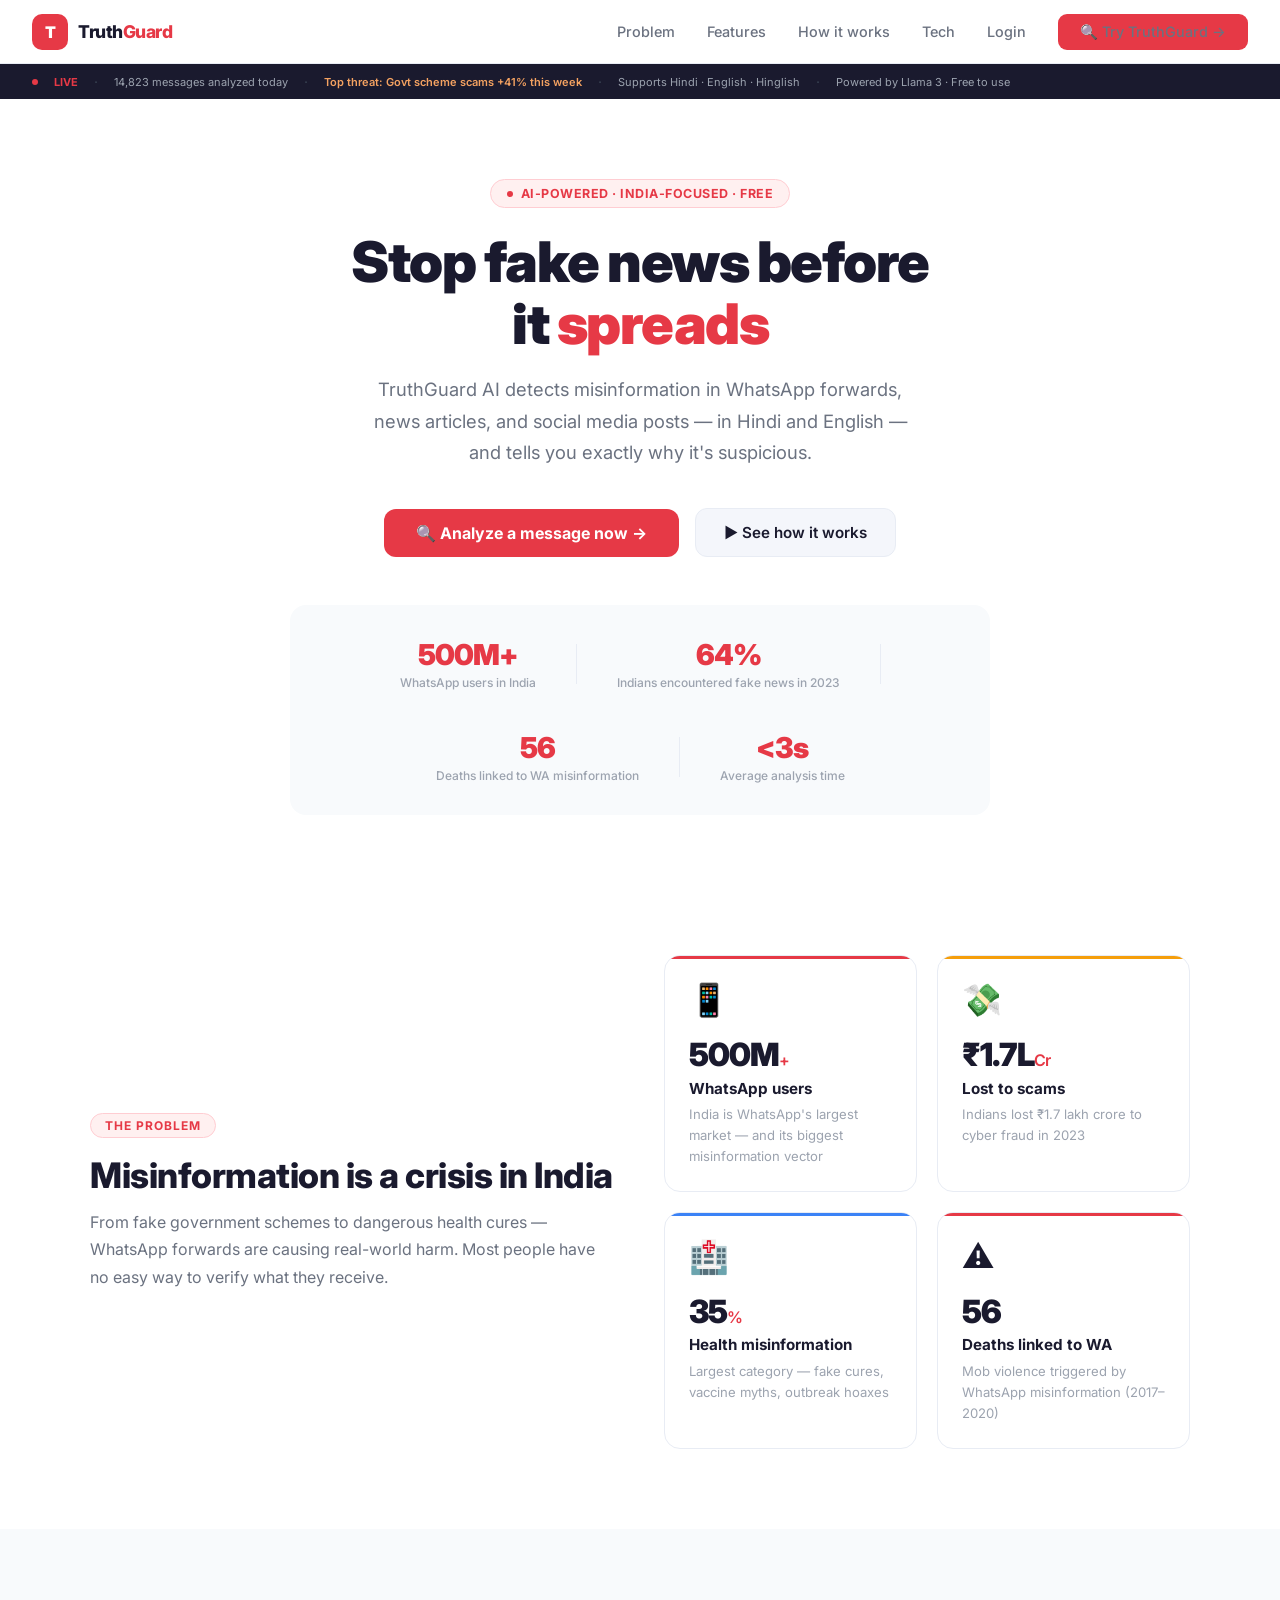
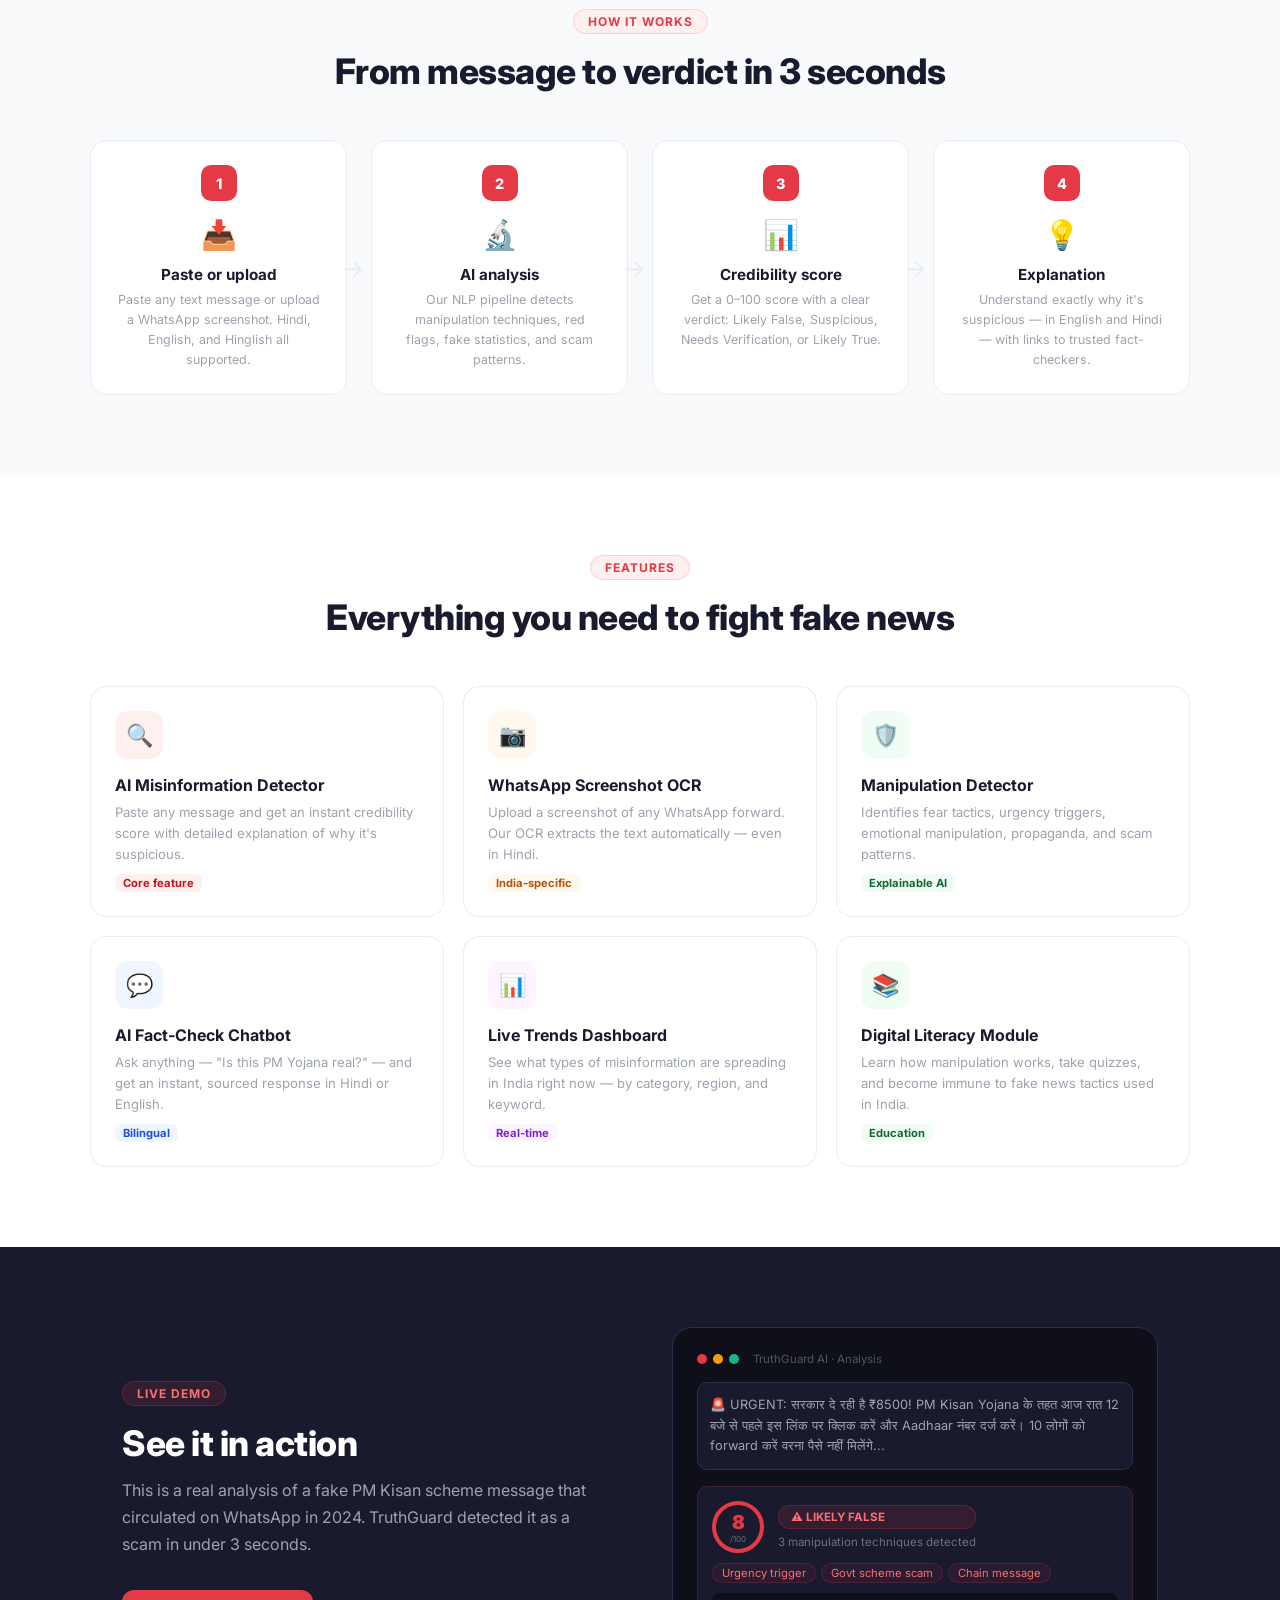
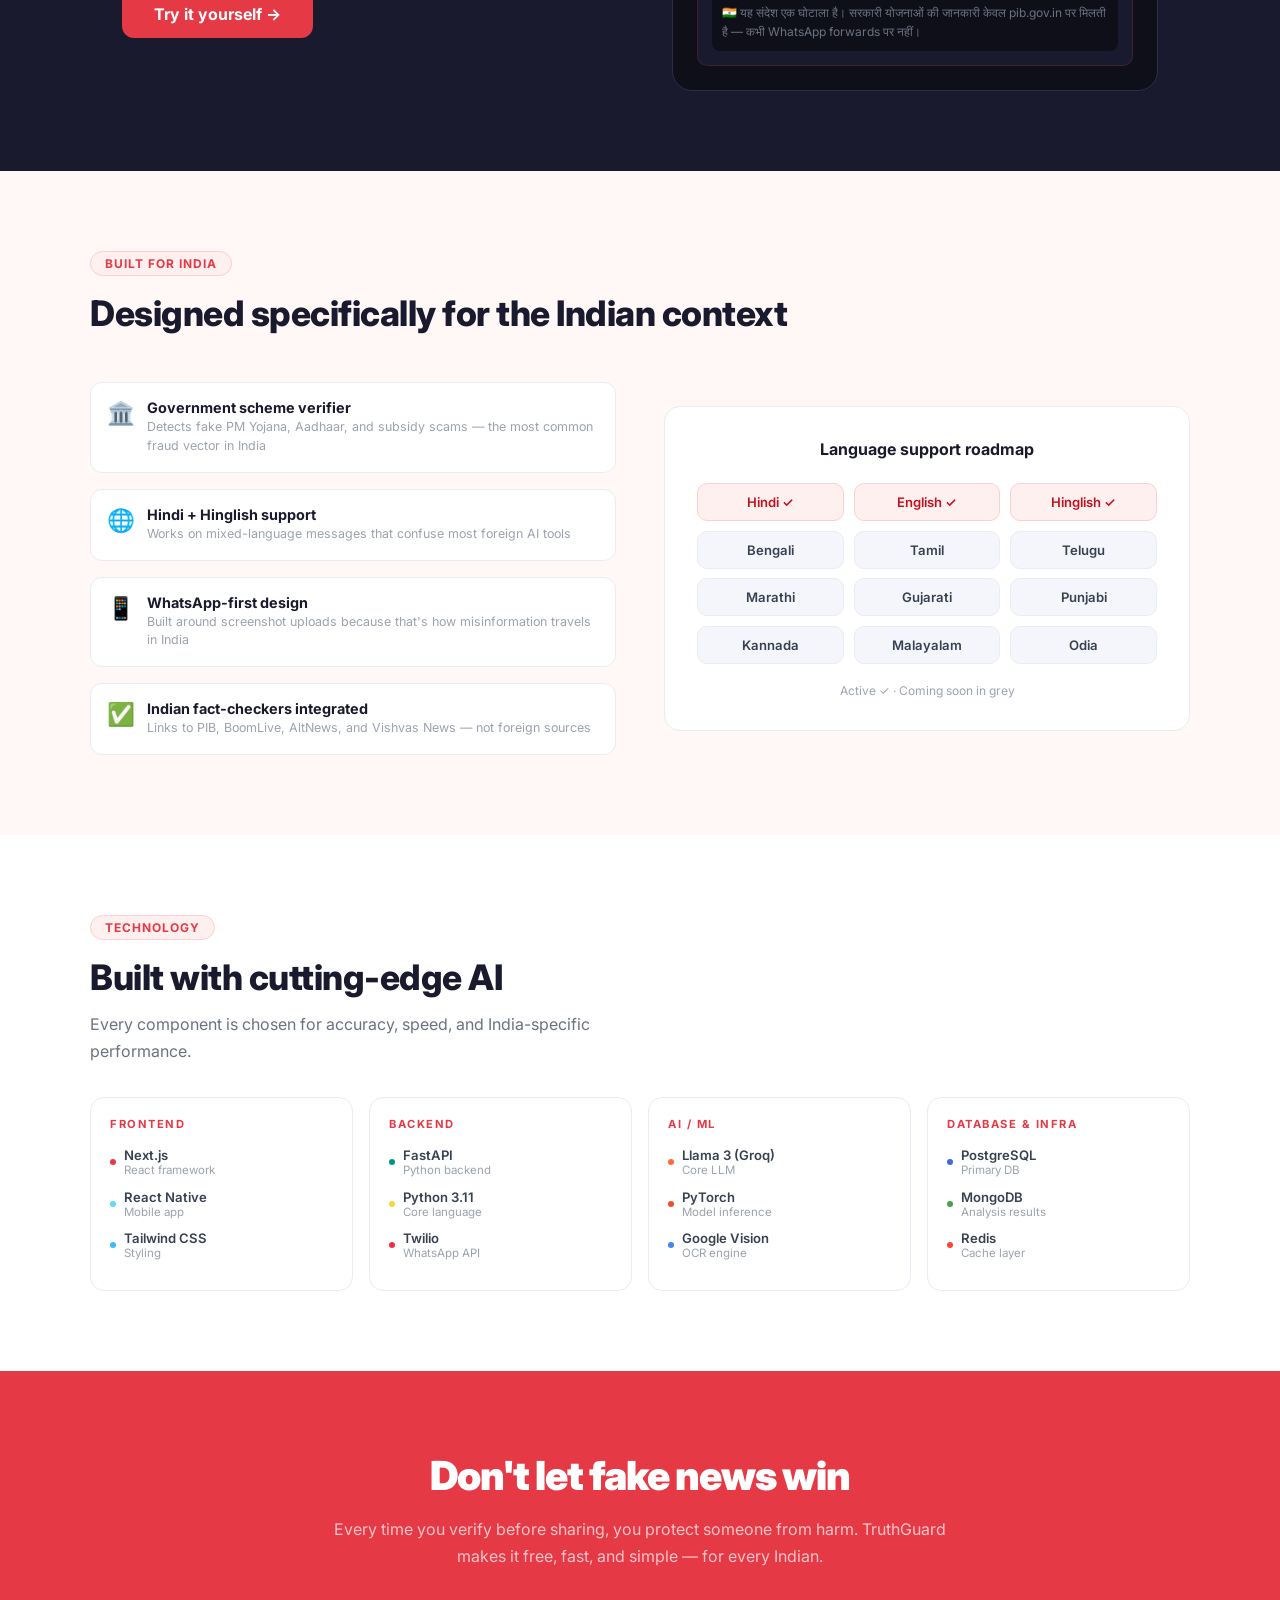
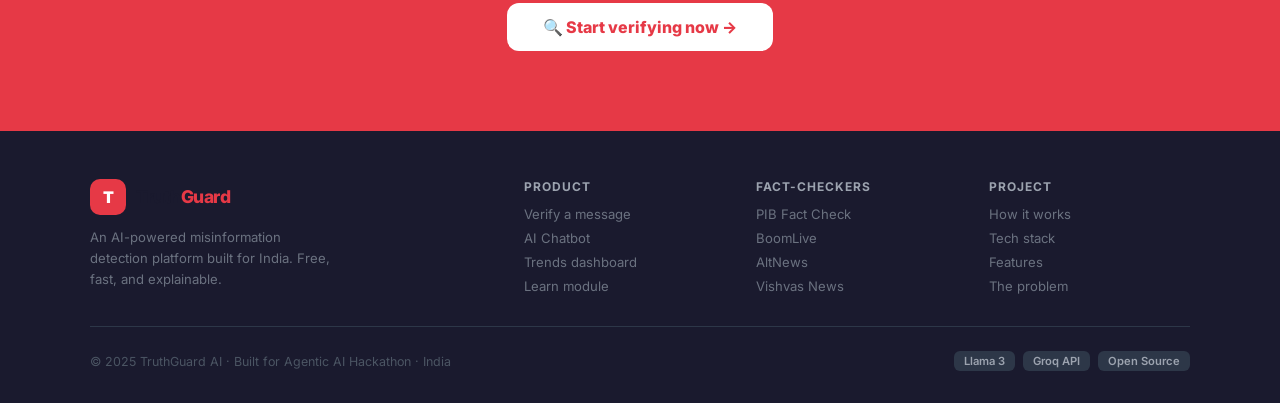
<file: index.html>
<!DOCTYPE html>
<html lang="en">
<head>
<meta charset="UTF-8"/>
<meta name="viewport" content="width=device-width, initial-scale=1.0"/>
<title>TruthGuard AI — Fight Misinformation in India</title>
<link href="https://fonts.googleapis.com/css2?family=Inter:wght@400;500;600;700;800;900&display=swap" rel="stylesheet"/>
<style>
*{margin:0;padding:0;box-sizing:border-box}
body{background:#fff;color:#1A1A2E;font-family:'Inter',sans-serif}
nav{background:rgba(255,255,255,0.95);border-bottom:1px solid #E8ECF4;padding:0 2rem;display:flex;align-items:center;justify-content:space-between;height:64px;position:sticky;top:0;z-index:100;backdrop-filter:blur(10px)}
.logo{display:flex;align-items:center;gap:10px}
.logo-icon{width:36px;height:36px;background:#E63946;border-radius:10px;display:flex;align-items:center;justify-content:center;color:#fff;font-weight:900;font-size:16px}
.logo-text{font-size:1.1rem;font-weight:800;color:#1A1A2E;letter-spacing:-0.5px}
.logo-text span{color:#E63946}
.nav-links{display:flex;align-items:center;gap:2rem}
.nav-links a{text-decoration:none;color:#6B7280;font-size:.9rem;font-weight:500;transition:color .2s}
.nav-links a:hover{color:#E63946}
.nav-cta{background:#E63946;color:#fff;padding:9px 22px;border-radius:9px;font-size:.88rem;font-weight:700;text-decoration:none;transition:all .2s}
.nav-cta:hover{background:#C1121F;transform:translateY(-1px)}
.ticker{background:#1A1A2E;padding:9px 2rem;display:flex;align-items:center;gap:16px;font-size:11px;color:#9CA3AF;overflow:hidden}
.live-dot{width:6px;height:6px;background:#E63946;border-radius:50%;animation:pulse 2s infinite;flex-shrink:0}
@keyframes pulse{0%,100%{opacity:1}50%{opacity:.3}}
.ticker-sep{color:#374151;font-size:14px}
.hero{background:#fff;padding:80px 2rem 60px;text-align:center;position:relative;overflow:hidden}
.hero-badge{display:inline-flex;align-items:center;gap:8px;background:#FFF0F0;color:#E63946;border:1px solid #FFCDD2;padding:6px 16px;border-radius:20px;font-size:.78rem;font-weight:700;letter-spacing:.5px;margin-bottom:1.5rem}
.hero-badge-dot{width:6px;height:6px;background:#E63946;border-radius:50%;animation:pulse 2s infinite}
.hero h1{font-size:3.5rem;font-weight:900;color:#1A1A2E;line-height:1.1;letter-spacing:-1.5px;margin-bottom:1.2rem;max-width:800px;margin-left:auto;margin-right:auto}
.hero h1 span{color:#E63946}
.hero-sub{font-size:1.15rem;color:#6B7280;max-width:560px;margin:0 auto 2.5rem;line-height:1.7;font-weight:400}
.hero-btns{display:flex;align-items:center;justify-content:center;gap:1rem;flex-wrap:wrap;margin-bottom:3rem}
.btn-primary{background:#E63946;color:#fff;padding:14px 32px;border-radius:12px;font-size:1rem;font-weight:700;text-decoration:none;transition:all .2s;display:inline-flex;align-items:center;gap:8px}
.btn-primary:hover{background:#C1121F;transform:translateY(-2px)}
.btn-secondary{background:#F4F6FB;color:#1A1A2E;padding:14px 28px;border-radius:12px;font-size:.95rem;font-weight:600;text-decoration:none;border:1.5px solid #E8ECF4;transition:all .2s;display:inline-flex;align-items:center;gap:8px}
.btn-secondary:hover{background:#E8ECF4;transform:translateY(-1px)}
.hero-stats{display:flex;align-items:center;justify-content:center;gap:2.5rem;flex-wrap:wrap;padding:2rem;background:#F8FAFC;border-radius:16px;max-width:700px;margin:0 auto}
.stat-item{text-align:center}
.stat-num{font-size:1.8rem;font-weight:900;color:#E63946;letter-spacing:-1px}
.stat-label{font-size:.75rem;color:#9CA3AF;font-weight:500;margin-top:3px}
.stat-div{width:1px;height:40px;background:#E8ECF4}
.section{padding:80px 2rem}
.section-inner{max-width:1100px;margin:0 auto}
.section-tag{display:inline-block;background:#FFF0F0;color:#E63946;border:1px solid #FFCDD2;padding:4px 14px;border-radius:20px;font-size:.75rem;font-weight:700;letter-spacing:1px;margin-bottom:1rem}
.section-title{font-size:2.2rem;font-weight:800;color:#1A1A2E;line-height:1.2;letter-spacing:-0.5px;margin-bottom:.8rem}
.section-sub{font-size:1rem;color:#6B7280;line-height:1.7;max-width:540px}
.problem-grid{display:grid;grid-template-columns:repeat(3,1fr);gap:1.2rem;margin-top:3rem}
.problem-card{background:#fff;border:1px solid #E8ECF4;border-radius:16px;padding:1.5rem;position:relative;overflow:hidden;transition:transform .2s}
.problem-card:hover{transform:translateY(-4px)}
.problem-card::before{content:'';position:absolute;top:0;left:0;right:0;height:3px}
.problem-card.red::before{background:#E63946}
.problem-card.amber::before{background:#F59E0B}
.problem-card.blue::before{background:#3B82F6}
.problem-icon{font-size:2rem;margin-bottom:1rem}
.problem-num{font-size:2rem;font-weight:900;color:#1A1A2E;letter-spacing:-1px;margin-bottom:.3rem}
.problem-num span{font-size:1rem;font-weight:600;color:#E63946}
.problem-title{font-size:.95rem;font-weight:700;color:#1A1A2E;margin-bottom:.4rem}
.problem-desc{font-size:.82rem;color:#9CA3AF;line-height:1.6}
.how-bg{background:#F8FAFC}
.steps-grid{display:grid;grid-template-columns:repeat(4,1fr);gap:1.5rem;margin-top:3rem;position:relative}
.step-card{background:#fff;border:1px solid #E8ECF4;border-radius:16px;padding:1.5rem;text-align:center;position:relative}
.step-num{width:36px;height:36px;background:#E63946;color:#fff;border-radius:10px;display:flex;align-items:center;justify-content:center;font-weight:800;font-size:.9rem;margin:0 auto 1rem}
.step-icon{font-size:1.8rem;margin-bottom:.8rem}
.step-title{font-size:.95rem;font-weight:700;color:#1A1A2E;margin-bottom:.4rem}
.step-desc{font-size:.78rem;color:#9CA3AF;line-height:1.6}
.step-arrow{position:absolute;right:-18px;top:50%;transform:translateY(-50%);color:#E8ECF4;font-size:1.5rem;z-index:1}
.features-grid{display:grid;grid-template-columns:repeat(3,1fr);gap:1.2rem;margin-top:3rem}
.feature-card{background:#fff;border:1px solid #E8ECF4;border-radius:16px;padding:1.5rem;transition:all .2s}
.feature-card:hover{border-color:#E63946;transform:translateY(-3px)}
.feature-icon-wrap{width:48px;height:48px;border-radius:13px;display:flex;align-items:center;justify-content:center;font-size:22px;margin-bottom:1rem}
.feature-title{font-size:1rem;font-weight:700;color:#1A1A2E;margin-bottom:.4rem}
.feature-desc{font-size:.82rem;color:#9CA3AF;line-height:1.6}
.feature-tag{display:inline-block;font-size:.7rem;font-weight:700;padding:2px 8px;border-radius:6px;margin-top:.6rem}
.demo-bg{background:#1A1A2E}
.demo-inner{max-width:1100px;margin:0 auto;display:grid;grid-template-columns:1fr 1fr;gap:4rem;align-items:center;padding:80px 2rem}
.demo-text .section-title{color:#fff}
.demo-text .section-sub{color:#9CA3AF}
.demo-text .section-tag{background:#E6394620;border-color:#E6394640;color:#F87171}
.demo-screen{background:#0F0F1A;border:1px solid #2D2D45;border-radius:20px;padding:1.5rem}
.demo-bar{display:flex;align-items:center;gap:6px;margin-bottom:1rem}
.demo-dot{width:10px;height:10px;border-radius:50%}
.demo-input{background:#1A1A2E;border:1px solid #2D2D45;border-radius:10px;padding:12px;font-size:.8rem;color:#9CA3AF;margin-bottom:1rem;line-height:1.6}
.demo-result{background:#1A1A2E;border:1px solid #E6394630;border-radius:10px;padding:14px}
.demo-score-row{display:flex;align-items:center;gap:14px;margin-bottom:10px}
.demo-score-circle{width:52px;height:52px;border-radius:50%;border:4px solid #E63946;display:flex;align-items:center;justify-content:center;flex-direction:column;flex-shrink:0}
.demo-score-num{font-size:1.2rem;font-weight:900;color:#E63946}
.demo-verdict{background:#E6394620;color:#F87171;border:1px solid #E6394640;padding:4px 12px;border-radius:20px;font-size:.72rem;font-weight:700}
.demo-tags{display:flex;flex-wrap:wrap;gap:5px;margin-top:8px}
.demo-tag{background:#E6394615;color:#F87171;border:1px solid #E6394630;padding:2px 9px;border-radius:12px;font-size:.7rem}
.demo-explain{background:#0F0F1A;border-radius:8px;padding:10px;font-size:.75rem;color:#6B7280;line-height:1.6;margin-top:10px}
.tech-grid{display:grid;grid-template-columns:repeat(4,1fr);gap:1rem;margin-top:2rem}
.tech-col{background:#fff;border:1px solid #E8ECF4;border-radius:14px;padding:1.2rem}
.tech-col-title{font-size:.7rem;font-weight:700;letter-spacing:1.5px;color:#E63946;margin-bottom:1rem;text-transform:uppercase}
.tech-item{display:flex;align-items:center;gap:8px;margin-bottom:.7rem}
.tech-dot{width:6px;height:6px;border-radius:50%;background:#E8ECF4;flex-shrink:0}
.tech-name{font-size:.82rem;font-weight:600;color:#374151}
.tech-desc{font-size:.72rem;color:#9CA3AF}
.india-bg{background:#FFF8F6}
.india-grid{display:grid;grid-template-columns:1fr 1fr;gap:3rem;align-items:center;margin-top:3rem}
.india-points{display:flex;flex-direction:column;gap:1rem}
.india-point{display:flex;align-items:flex-start;gap:12px;background:#fff;border:1px solid #E8ECF4;border-radius:12px;padding:1rem}
.india-point-icon{font-size:1.4rem;flex-shrink:0}
.india-point-title{font-size:.9rem;font-weight:700;color:#1A1A2E;margin-bottom:2px}
.india-point-desc{font-size:.78rem;color:#9CA3AF;line-height:1.5}
.india-map{background:#fff;border:1px solid #E8ECF4;border-radius:16px;padding:2rem;text-align:center}
.india-map-title{font-size:1rem;font-weight:700;color:#1A1A2E;margin-bottom:1.5rem}
.lang-grid{display:grid;grid-template-columns:repeat(3,1fr);gap:.6rem}
.lang-pill{background:#F4F6FB;border:1px solid #E8ECF4;border-radius:10px;padding:10px;text-align:center;font-size:.82rem;font-weight:600;color:#374151}
.lang-pill.active{background:#FFF0F0;border-color:#FFCDD2;color:#C1121F}
.cta-bg{background:#E63946}
.cta-inner{max-width:700px;margin:0 auto;text-align:center;padding:80px 2rem}
.cta-title{font-size:2.5rem;font-weight:900;color:#fff;letter-spacing:-1px;margin-bottom:1rem}
.cta-sub{font-size:1rem;color:rgba(255,255,255,.7);margin-bottom:2rem;line-height:1.7}
.btn-white{background:#fff;color:#E63946;padding:14px 36px;border-radius:12px;font-size:1rem;font-weight:800;text-decoration:none;transition:all .2s;display:inline-flex;align-items:center;gap:8px}
.btn-white:hover{background:#FFF0F0;transform:translateY(-2px)}
footer{background:#1A1A2E;padding:3rem 2rem 2rem}
.footer-inner{max-width:1100px;margin:0 auto}
.footer-top{display:grid;grid-template-columns:2fr 1fr 1fr 1fr;gap:2rem;margin-bottom:2rem}
.footer-desc{font-size:.82rem;color:#6B7280;line-height:1.6;margin-top:.8rem;max-width:240px}
.footer-col-title{font-size:.75rem;font-weight:700;letter-spacing:1px;color:#9CA3AF;text-transform:uppercase;margin-bottom:.8rem}
.footer-links{display:flex;flex-direction:column;gap:.5rem}
.footer-links a{font-size:.82rem;color:#6B7280;text-decoration:none;transition:color .2s}
.footer-links a:hover{color:#E63946}
.footer-bottom{border-top:1px solid #2D3748;padding-top:1.5rem;display:flex;align-items:center;justify-content:space-between}
.footer-copy{font-size:.78rem;color:#4B5563}
.footer-badges{display:flex;gap:.5rem}
.footer-badge{background:#2D3748;color:#9CA3AF;font-size:.7rem;padding:3px 10px;border-radius:6px;font-weight:600}
@media(max-width:768px){
  .hero h1{font-size:2.2rem}
  .problem-grid,.steps-grid,.features-grid,.tech-grid{grid-template-columns:1fr}
  .demo-inner,.india-grid{grid-template-columns:1fr}
  .footer-top{grid-template-columns:1fr 1fr}
  .hero-stats{gap:1.5rem}
  .stat-div{display:none}
}
</style>
</head>
<body>

<!-- NAV -->
<nav>
  <div class="logo">
    <div class="logo-icon">T</div>
    <div class="logo-text">Truth<span>Guard</span></div>
  </div>
  <div class="nav-links">
    <a href="#problem">Problem</a>
    <a href="#features">Features</a>
    <a href="#how">How it works</a>
    <a href="#tech">Tech</a>
    <a href="login.html" style="color:#6B7280;font-size:.9rem;font-weight:500;text-decoration:none">Login</a>
    <a href="app.html" class="nav-cta">🔍 Try TruthGuard →</a>
  </div>
</nav>

<!-- TICKER -->
<div class="ticker">
  <div class="live-dot"></div>
  <span style="color:#E63946;font-weight:700">LIVE</span>
  <span class="ticker-sep">·</span>
  <span>14,823 messages analyzed today</span>
  <span class="ticker-sep">·</span>
  <span style="color:#F4A261;font-weight:600">Top threat: Govt scheme scams +41% this week</span>
  <span class="ticker-sep">·</span>
  <span>Supports Hindi · English · Hinglish</span>
  <span class="ticker-sep">·</span>
  <span>Powered by Llama 3 · Free to use</span>
</div>

<!-- HERO -->
<div class="hero">
  <div class="hero-badge">
    <div class="hero-badge-dot"></div>
    AI-POWERED · INDIA-FOCUSED · FREE
  </div>
  <h1>Stop fake news before<br/>it <span>spreads</span></h1>
  <p class="hero-sub">TruthGuard AI detects misinformation in WhatsApp forwards, news articles, and social media posts — in Hindi and English — and tells you exactly why it's suspicious.</p>
  <div class="hero-btns">
    <a href="app.html" class="btn-primary">🔍 Analyze a message now →</a>
    <a href="#how" class="btn-secondary">▶ See how it works</a>
  </div>
  <div class="hero-stats">
    <div class="stat-item"><div class="stat-num">500M+</div><div class="stat-label">WhatsApp users in India</div></div>
    <div class="stat-div"></div>
    <div class="stat-item"><div class="stat-num">64%</div><div class="stat-label">Indians encountered fake news in 2023</div></div>
    <div class="stat-div"></div>
    <div class="stat-item"><div class="stat-num">56</div><div class="stat-label">Deaths linked to WA misinformation</div></div>
    <div class="stat-div"></div>
    <div class="stat-item"><div class="stat-num">&lt;3s</div><div class="stat-label">Average analysis time</div></div>
  </div>
</div>

<!-- PROBLEM -->
<div class="section" id="problem">
  <div class="section-inner">
    <div style="display:grid;grid-template-columns:1fr 1fr;gap:3rem;align-items:center">
      <div>
        <div class="section-tag">THE PROBLEM</div>
        <h2 class="section-title">Misinformation is a crisis in India</h2>
        <p class="section-sub">From fake government schemes to dangerous health cures — WhatsApp forwards are causing real-world harm. Most people have no easy way to verify what they receive.</p>
      </div>
      <div class="problem-grid" style="grid-template-columns:1fr 1fr;margin-top:0">
        <div class="problem-card red"><div class="problem-icon">📱</div><div class="problem-num">500M<span>+</span></div><div class="problem-title">WhatsApp users</div><div class="problem-desc">India is WhatsApp's largest market — and its biggest misinformation vector</div></div>
        <div class="problem-card amber"><div class="problem-icon">💸</div><div class="problem-num">₹1.7L<span>Cr</span></div><div class="problem-title">Lost to scams</div><div class="problem-desc">Indians lost ₹1.7 lakh crore to cyber fraud in 2023</div></div>
        <div class="problem-card blue"><div class="problem-icon">🏥</div><div class="problem-num">35<span>%</span></div><div class="problem-title">Health misinformation</div><div class="problem-desc">Largest category — fake cures, vaccine myths, outbreak hoaxes</div></div>
        <div class="problem-card red"><div class="problem-icon">⚠️</div><div class="problem-num">56</div><div class="problem-title">Deaths linked to WA</div><div class="problem-desc">Mob violence triggered by WhatsApp misinformation (2017–2020)</div></div>
      </div>
    </div>
  </div>
</div>

<!-- HOW IT WORKS -->
<div class="section how-bg" id="how">
  <div class="section-inner">
    <div style="text-align:center;margin-bottom:1rem">
      <div class="section-tag">HOW IT WORKS</div>
      <h2 class="section-title">From message to verdict in 3 seconds</h2>
    </div>
    <div class="steps-grid">
      <div class="step-card"><div class="step-num">1</div><div class="step-icon">📥</div><div class="step-title">Paste or upload</div><div class="step-desc">Paste any text message or upload a WhatsApp screenshot. Hindi, English, and Hinglish all supported.</div><div class="step-arrow">→</div></div>
      <div class="step-card"><div class="step-num">2</div><div class="step-icon">🔬</div><div class="step-title">AI analysis</div><div class="step-desc">Our NLP pipeline detects manipulation techniques, red flags, fake statistics, and scam patterns.</div><div class="step-arrow">→</div></div>
      <div class="step-card"><div class="step-num">3</div><div class="step-icon">📊</div><div class="step-title">Credibility score</div><div class="step-desc">Get a 0–100 score with a clear verdict: Likely False, Suspicious, Needs Verification, or Likely True.</div><div class="step-arrow">→</div></div>
      <div class="step-card"><div class="step-num">4</div><div class="step-icon">💡</div><div class="step-title">Explanation</div><div class="step-desc">Understand exactly why it's suspicious — in English and Hindi — with links to trusted fact-checkers.</div></div>
    </div>
  </div>
</div>

<!-- FEATURES -->
<div class="section" id="features">
  <div class="section-inner">
    <div style="text-align:center;margin-bottom:1rem">
      <div class="section-tag">FEATURES</div>
      <h2 class="section-title">Everything you need to fight fake news</h2>
    </div>
    <div class="features-grid">
      <div class="feature-card"><div class="feature-icon-wrap" style="background:#FFF0F0">🔍</div><div class="feature-title">AI Misinformation Detector</div><div class="feature-desc">Paste any message and get an instant credibility score with detailed explanation of why it's suspicious.</div><span class="feature-tag" style="background:#FFF0F0;color:#C1121F">Core feature</span></div>
      <div class="feature-card"><div class="feature-icon-wrap" style="background:#FFF8ED">📷</div><div class="feature-title">WhatsApp Screenshot OCR</div><div class="feature-desc">Upload a screenshot of any WhatsApp forward. Our OCR extracts the text automatically — even in Hindi.</div><span class="feature-tag" style="background:#FFF8ED;color:#B45309">India-specific</span></div>
      <div class="feature-card"><div class="feature-icon-wrap" style="background:#F0FDF4">🛡️</div><div class="feature-title">Manipulation Detector</div><div class="feature-desc">Identifies fear tactics, urgency triggers, emotional manipulation, propaganda, and scam patterns.</div><span class="feature-tag" style="background:#F0FDF4;color:#166534">Explainable AI</span></div>
      <div class="feature-card"><div class="feature-icon-wrap" style="background:#EFF6FF">💬</div><div class="feature-title">AI Fact-Check Chatbot</div><div class="feature-desc">Ask anything — "Is this PM Yojana real?" — and get an instant, sourced response in Hindi or English.</div><span class="feature-tag" style="background:#EFF6FF;color:#1D4ED8">Bilingual</span></div>
      <div class="feature-card"><div class="feature-icon-wrap" style="background:#FDF4FF">📊</div><div class="feature-title">Live Trends Dashboard</div><div class="feature-desc">See what types of misinformation are spreading in India right now — by category, region, and keyword.</div><span class="feature-tag" style="background:#FDF4FF;color:#7E22CE">Real-time</span></div>
      <div class="feature-card"><div class="feature-icon-wrap" style="background:#F0FDF4">📚</div><div class="feature-title">Digital Literacy Module</div><div class="feature-desc">Learn how manipulation works, take quizzes, and become immune to fake news tactics used in India.</div><span class="feature-tag" style="background:#F0FDF4;color:#166534">Education</span></div>
    </div>
  </div>
</div>

<!-- LIVE DEMO -->
<div class="demo-bg">
  <div class="demo-inner">
    <div class="demo-text">
      <div class="section-tag">LIVE DEMO</div>
      <h2 class="section-title">See it in action</h2>
      <p class="section-sub" style="margin-bottom:2rem">This is a real analysis of a fake PM Kisan scheme message that circulated on WhatsApp in 2024. TruthGuard detected it as a scam in under 3 seconds.</p>
      <a href="app.html" class="btn-primary" style="display:inline-flex">Try it yourself →</a>
    </div>
    <div class="demo-screen">
      <div class="demo-bar">
        <div class="demo-dot" style="background:#E63946"></div>
        <div class="demo-dot" style="background:#F59E0B"></div>
        <div class="demo-dot" style="background:#10B981"></div>
        <span style="font-size:.72rem;color:#4B5563;margin-left:8px">TruthGuard AI · Analysis</span>
      </div>
      <div class="demo-input">🚨 URGENT: सरकार दे रही है ₹8500! PM Kisan Yojana के तहत आज रात 12 बजे से पहले इस लिंक पर क्लिक करें और Aadhaar नंबर दर्ज करें। 10 लोगों को forward करें वरना पैसे नहीं मिलेंगे...</div>
      <div class="demo-result">
        <div class="demo-score-row">
          <div class="demo-score-circle"><div class="demo-score-num">8</div><div style="font-size:.5rem;color:#6B7280">/100</div></div>
          <div><div class="demo-verdict">⚠️ LIKELY FALSE</div><div style="font-size:.72rem;color:#6B7280;margin-top:6px">3 manipulation techniques detected</div></div>
        </div>
        <div class="demo-tags"><span class="demo-tag">Urgency trigger</span><span class="demo-tag">Govt scheme scam</span><span class="demo-tag">Chain message</span></div>
        <div class="demo-explain">🇮🇳 यह संदेश एक घोटाला है। सरकारी योजनाओं की जानकारी केवल pib.gov.in पर मिलती है — कभी WhatsApp forwards पर नहीं।</div>
      </div>
    </div>
  </div>
</div>

<!-- INDIA FOCUS -->
<div class="section india-bg">
  <div class="section-inner">
    <div class="section-tag">BUILT FOR INDIA</div>
    <h2 class="section-title">Designed specifically for the Indian context</h2>
    <div class="india-grid">
      <div class="india-points">
        <div class="india-point"><div class="india-point-icon">🏛️</div><div><div class="india-point-title">Government scheme verifier</div><div class="india-point-desc">Detects fake PM Yojana, Aadhaar, and subsidy scams — the most common fraud vector in India</div></div></div>
        <div class="india-point"><div class="india-point-icon">🌐</div><div><div class="india-point-title">Hindi + Hinglish support</div><div class="india-point-desc">Works on mixed-language messages that confuse most foreign AI tools</div></div></div>
        <div class="india-point"><div class="india-point-icon">📱</div><div><div class="india-point-title">WhatsApp-first design</div><div class="india-point-desc">Built around screenshot uploads because that's how misinformation travels in India</div></div></div>
        <div class="india-point"><div class="india-point-icon">✅</div><div><div class="india-point-title">Indian fact-checkers integrated</div><div class="india-point-desc">Links to PIB, BoomLive, AltNews, and Vishvas News — not foreign sources</div></div></div>
      </div>
      <div class="india-map">
        <div class="india-map-title">Language support roadmap</div>
        <div class="lang-grid">
          <div class="lang-pill active">Hindi ✓</div>
          <div class="lang-pill active">English ✓</div>
          <div class="lang-pill active">Hinglish ✓</div>
          <div class="lang-pill">Bengali</div>
          <div class="lang-pill">Tamil</div>
          <div class="lang-pill">Telugu</div>
          <div class="lang-pill">Marathi</div>
          <div class="lang-pill">Gujarati</div>
          <div class="lang-pill">Punjabi</div>
          <div class="lang-pill">Kannada</div>
          <div class="lang-pill">Malayalam</div>
          <div class="lang-pill">Odia</div>
        </div>
        <div style="margin-top:1.2rem;font-size:.75rem;color:#9CA3AF">Active ✓ · Coming soon in grey</div>
      </div>
    </div>
  </div>
</div>

<!-- TECH STACK -->
<div class="section" id="tech">
  <div class="section-inner">
    <div class="section-tag">TECHNOLOGY</div>
    <h2 class="section-title">Built with cutting-edge AI</h2>
    <p class="section-sub" style="margin-bottom:0">Every component is chosen for accuracy, speed, and India-specific performance.</p>
    <div class="tech-grid">
      <div class="tech-col"><div class="tech-col-title">Frontend</div><div class="tech-item"><div class="tech-dot" style="background:#E63946"></div><div><div class="tech-name">Next.js</div><div class="tech-desc">React framework</div></div></div><div class="tech-item"><div class="tech-dot" style="background:#61DAFB"></div><div><div class="tech-name">React Native</div><div class="tech-desc">Mobile app</div></div></div><div class="tech-item"><div class="tech-dot" style="background:#38BDF8"></div><div><div class="tech-name">Tailwind CSS</div><div class="tech-desc">Styling</div></div></div></div>
      <div class="tech-col"><div class="tech-col-title">Backend</div><div class="tech-item"><div class="tech-dot" style="background:#009688"></div><div><div class="tech-name">FastAPI</div><div class="tech-desc">Python backend</div></div></div><div class="tech-item"><div class="tech-dot" style="background:#FFD43B"></div><div><div class="tech-name">Python 3.11</div><div class="tech-desc">Core language</div></div></div><div class="tech-item"><div class="tech-dot" style="background:#F22F46"></div><div><div class="tech-name">Twilio</div><div class="tech-desc">WhatsApp API</div></div></div></div>
      <div class="tech-col"><div class="tech-col-title">AI / ML</div><div class="tech-item"><div class="tech-dot" style="background:#FF6B35"></div><div><div class="tech-name">Llama 3 (Groq)</div><div class="tech-desc">Core LLM</div></div></div><div class="tech-item"><div class="tech-dot" style="background:#EE4C2C"></div><div><div class="tech-name">PyTorch</div><div class="tech-desc">Model inference</div></div></div><div class="tech-item"><div class="tech-dot" style="background:#4285F4"></div><div><div class="tech-name">Google Vision</div><div class="tech-desc">OCR engine</div></div></div></div>
      <div class="tech-col"><div class="tech-col-title">Database & Infra</div><div class="tech-item"><div class="tech-dot" style="background:#4169E1"></div><div><div class="tech-name">PostgreSQL</div><div class="tech-desc">Primary DB</div></div></div><div class="tech-item"><div class="tech-dot" style="background:#47A248"></div><div><div class="tech-name">MongoDB</div><div class="tech-desc">Analysis results</div></div></div><div class="tech-item"><div class="tech-dot" style="background:#FF4438"></div><div><div class="tech-name">Redis</div><div class="tech-desc">Cache layer</div></div></div></div>
    </div>
  </div>
</div>

<!-- CTA -->
<div class="cta-bg">
  <div class="cta-inner">
    <h2 class="cta-title">Don't let fake news win</h2>
    <p class="cta-sub">Every time you verify before sharing, you protect someone from harm. TruthGuard makes it free, fast, and simple — for every Indian.</p>
    <a href="app.html" class="btn-white">🔍 Start verifying now →</a>
  </div>
</div>

<!-- FOOTER -->
<footer>
  <div class="footer-inner">
    <div class="footer-top">
      <div>
        <div class="logo"><div class="logo-icon">T</div><div class="logo-text">Truth<span>Guard</span></div></div>
        <p class="footer-desc">An AI-powered misinformation detection platform built for India. Free, fast, and explainable.</p>
      </div>
      <div><div class="footer-col-title">Product</div><div class="footer-links"><a href="app.html">Verify a message</a><a href="app.html">AI Chatbot</a><a href="app.html">Trends dashboard</a><a href="app.html">Learn module</a></div></div>
      <div><div class="footer-col-title">Fact-checkers</div><div class="footer-links"><a href="https://pib.gov.in/factcheck" target="_blank">PIB Fact Check</a><a href="https://boomlive.in" target="_blank">BoomLive</a><a href="https://altnews.in" target="_blank">AltNews</a><a href="https://vishvasnews.com" target="_blank">Vishvas News</a></div></div>
      <div><div class="footer-col-title">Project</div><div class="footer-links"><a href="#how">How it works</a><a href="#tech">Tech stack</a><a href="#features">Features</a><a href="#problem">The problem</a></div></div>
    </div>
    <div class="footer-bottom">
      <div class="footer-copy">© 2025 TruthGuard AI · Built for Agentic AI Hackathon · India</div>
      <div class="footer-badges"><span class="footer-badge">Llama 3</span><span class="footer-badge">Groq API</span><span class="footer-badge">Open Source</span></div>
    </div>
  </div>
</footer>

</body>
</html>
</file>
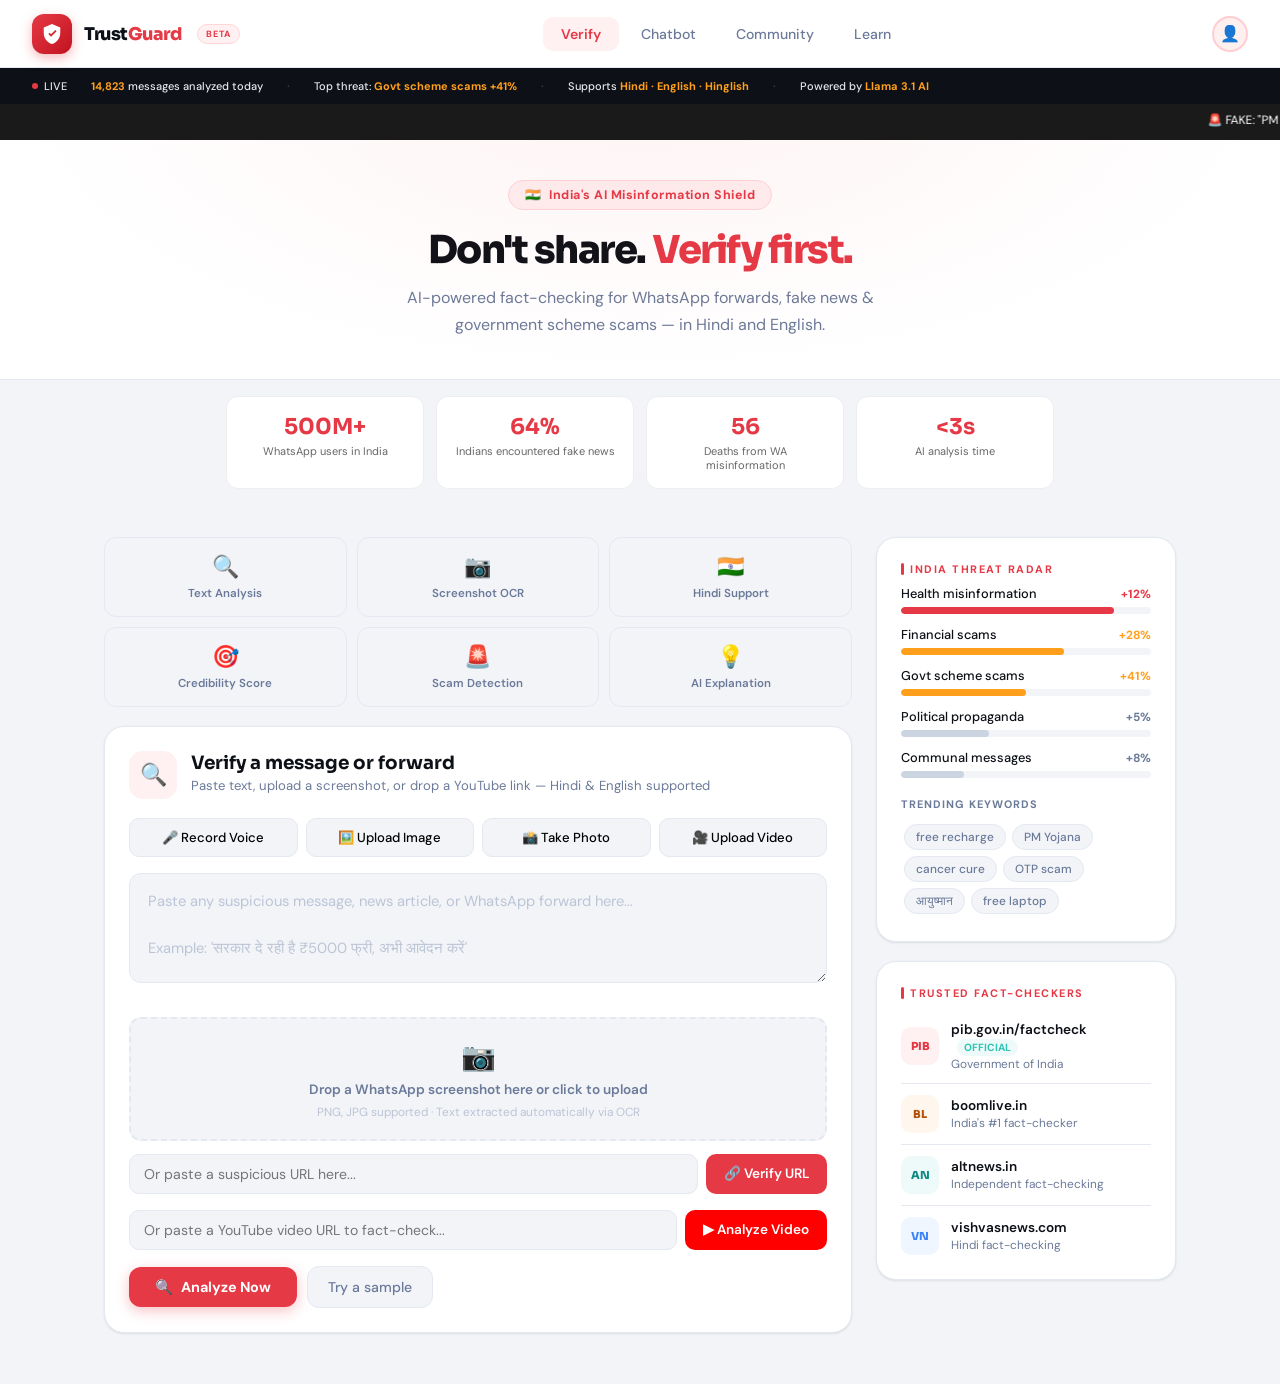
<file: app.html>
<!DOCTYPE html>
<html lang="en">
<head>
<meta charset="UTF-8"/>
<meta name="viewport" content="width=device-width, initial-scale=1.0"/>
<title>TruthGuard AI</title>
<link href="https://fonts.googleapis.com/css2?family=Sora:wght@300;400;500;600;700;800&family=DM+Sans:ital,wght@0,300;0,400;0,500;0,600;1,400&display=swap" rel="stylesheet"/>
<style>
:root {
  --white:#ffffff; --bg:#F2F4F8; --surface:#ffffff; --border:#E4E8F0;
  --text:#0D1117; --muted:#6B7A99; --red:#E63946; --red-light:#FFF0F1;
  --red-mid:#FFD6D8; --amber:#FF9F1C; --amber-light:#FFF7ED; --green:#2EC4B6;
  --green-light:#EDFAF9; --blue:#3B82F6; --blue-light:#EFF6FF; --purple:#8B5CF6;
  --purple-light:#F5F3FF; --shadow-sm:0 1px 3px rgba(0,0,0,0.06),0 1px 2px rgba(0,0,0,0.04);
  --shadow:0 4px 16px rgba(0,0,0,0.08); --radius:20px; --radius-sm:12px;
}
* { margin:0; padding:0; box-sizing:border-box; }
body { background:var(--bg); color:var(--text); font-family:'DM Sans',sans-serif; min-height:100vh; }
h1,h2,h3,h4 { font-family:'Sora',sans-serif; }
::-webkit-scrollbar { width:4px; }
::-webkit-scrollbar-track { background:transparent; }
::-webkit-scrollbar-thumb { background:var(--border); border-radius:4px; }
nav { background:var(--white); border-bottom:1px solid var(--border); padding:0 2rem; display:flex; align-items:center; justify-content:space-between; height:68px; position:sticky; top:0; z-index:200; box-shadow:var(--shadow-sm); }
.nav-brand { display:flex; align-items:center; gap:12px; }
.nav-logo { width:40px; height:40px; background:linear-gradient(135deg,var(--red) 0%,#C1121F 100%); border-radius:12px; display:flex; align-items:center; justify-content:center; box-shadow:0 4px 12px rgba(230,57,70,0.35); }
.nav-logo svg { width:22px; height:22px; fill:white; }
.nav-name { font-family:'Sora',sans-serif; font-size:1.1rem; font-weight:800; color:var(--text); letter-spacing:-0.5px; }
.nav-name span { color:var(--red); }
.nav-pill { background:var(--red-light); color:var(--red); font-size:9px; font-weight:700; padding:3px 8px; border-radius:20px; letter-spacing:1px; border:1px solid var(--red-mid); margin-left:4px; }
.nav-tabs { display:flex; gap:4px; }
.tab-btn { background:none; border:none; color:var(--muted); padding:8px 18px; border-radius:10px; cursor:pointer; font-size:.88rem; font-weight:500; transition:all .2s; font-family:'DM Sans',sans-serif; }
.tab-btn.active { background:var(--red-light); color:var(--red); font-weight:600; }
.tab-btn:hover:not(.active) { background:var(--bg); color:var(--text); }
.ticker { background:var(--text); padding:9px 2rem; display:flex; align-items:center; gap:24px; font-size:11px; color:#9CA3AF; overflow:hidden; }
.ticker-live { display:flex; align-items:center; gap:6px; }
.ticker-dot { width:6px; height:6px; background:var(--red); border-radius:50%; animation:blink 1.5s infinite; flex-shrink:0; }
@keyframes blink { 0%,100%{opacity:1;transform:scale(1)} 50%{opacity:.5;transform:scale(0.8)} }
.ticker-text { color:#E5E7EB; font-weight:500; font-size:11px; }
.ticker-text strong { color:#FF9F1C; font-weight:700; }
.ticker-sep { color:#374151; font-size:14px; }
.marquee-bar { background:#1a1a1a; color:#fff; padding:8px 0; font-size:12px; overflow:hidden; white-space:nowrap; }
.stats-grid { display:grid; grid-template-columns:repeat(4,1fr); gap:12px; max-width:860px; margin:16px auto; padding:0 16px; }
.stat-box { background:#fff; border:1px solid #eee; border-radius:12px; padding:16px; text-align:center; }
.stat-box-num { font-size:22px; font-weight:700; color:var(--red); font-family:'Sora',sans-serif; }
.stat-box-label { font-size:11px; color:#666; margin-top:4px; }
.hero { background:var(--white); padding:2.5rem 2rem 1rem; text-align:center; border-bottom:1px solid var(--border); position:relative; overflow:hidden; }
.hero::before { content:''; position:absolute; inset:0; background:radial-gradient(ellipse at 50% -20%,rgba(230,57,70,0.06) 0%,transparent 70%); }
.hero-badge { display:inline-flex; align-items:center; gap:8px; background:var(--red-light); color:var(--red); font-size:.78rem; font-weight:700; padding:6px 16px; border-radius:20px; border:1px solid var(--red-mid); margin-bottom:1.2rem; letter-spacing:.5px; }
.hero h1 { font-size:2.4rem; font-weight:800; color:var(--text); letter-spacing:-1.5px; line-height:1.1; margin-bottom:.8rem; }
.hero h1 span { color:var(--red); }
.hero p { color:var(--muted); font-size:1rem; max-width:520px; margin:0 auto 1.5rem; line-height:1.7; }
.main { max-width:1120px; margin:0 auto; padding:2rem 1.5rem; }
.layout { display:grid; grid-template-columns:1fr 300px; gap:1.5rem; align-items:start; }
.page { display:none; }
.page.active { display:block; }
.card { background:var(--white); border:1px solid var(--border); border-radius:var(--radius); padding:1.5rem; margin-bottom:1.2rem; box-shadow:var(--shadow-sm); transition:box-shadow .2s; }
.card:hover { box-shadow:var(--shadow); }
.card-tag { font-size:.68rem; font-weight:700; letter-spacing:1.5px; color:var(--red); text-transform:uppercase; margin-bottom:.6rem; display:flex; align-items:center; gap:6px; }
.card-tag::before { content:''; display:inline-block; width:3px; height:12px; background:var(--red); border-radius:2px; }
.input-top { display:flex; align-items:flex-start; gap:14px; margin-bottom:1.2rem; }
.input-icon-wrap { width:48px; height:48px; flex-shrink:0; background:var(--red-light); border-radius:14px; display:flex; align-items:center; justify-content:center; font-size:22px; }
.input-heading { font-family:'Sora',sans-serif; font-size:1.15rem; font-weight:700; color:var(--text); margin-bottom:3px; }
.input-sub { font-size:.82rem; color:var(--muted); }
textarea { width:100%; background:var(--bg); border:1.5px solid var(--border); border-radius:var(--radius-sm); color:var(--text); padding:1rem 1.1rem; font-size:.92rem; resize:vertical; min-height:110px; font-family:'DM Sans',sans-serif; transition:all .2s; line-height:1.6; margin-bottom:1rem; }
textarea:focus { outline:none; border-color:var(--red); background:var(--white); box-shadow:0 0 0 3px rgba(230,57,70,0.08); }
textarea::placeholder { color:#BCC5D6; }
.upload-zone { border:2px dashed var(--border); border-radius:var(--radius-sm); padding:1.2rem; text-align:center; cursor:pointer; transition:all .25s; background:var(--bg); margin:.8rem 0; display:flex; flex-direction:column; align-items:center; gap:6px; }
.upload-zone:hover { border-color:var(--red); background:var(--red-light); }
.upload-zone-icon { font-size:28px; }
.upload-zone-text { font-size:.85rem; font-weight:600; color:var(--muted); }
.upload-zone-sub { font-size:.74rem; color:#BCC5D6; }
.btn-row { display:flex; gap:10px; align-items:center; flex-wrap:wrap; margin-top:1rem; }
.btn-primary { background:var(--red); color:white; border:none; padding:11px 26px; border-radius:12px; font-size:.9rem; font-weight:700; cursor:pointer; font-family:'DM Sans',sans-serif; display:inline-flex; align-items:center; gap:8px; box-shadow:0 4px 14px rgba(230,57,70,0.3); transition:all .2s; }
.btn-primary:hover { background:#C1121F; transform:translateY(-1px); }
.btn-primary:disabled { background:var(--border); color:var(--muted); cursor:not-allowed; transform:none; box-shadow:none; }
.btn-secondary { background:var(--bg); color:var(--muted); border:1.5px solid var(--border); padding:11px 20px; border-radius:12px; font-size:.88rem; font-weight:500; cursor:pointer; font-family:'DM Sans',sans-serif; transition:all .2s; }
.btn-secondary:hover { background:var(--border); color:var(--text); }
.media-row { display:flex; gap:8px; margin-bottom:1rem; flex-wrap:wrap; }
.media-btn { flex:1; min-width:120px; background:var(--bg); border:1.5px solid var(--border); border-radius:10px; padding:10px; font-size:.82rem; font-weight:500; cursor:pointer; font-family:'DM Sans',sans-serif; transition:all .2s; display:flex; align-items:center; justify-content:center; gap:6px; }
.media-btn:hover { border-color:var(--red); background:var(--red-light); color:var(--red); }
.media-btn.recording { background:var(--red); color:white; border-color:var(--red); }
.result-top { display:flex; align-items:center; gap:1.5rem; flex-wrap:wrap; }
.score-circle { width:90px; height:90px; border-radius:50%; border:6px solid var(--border); display:flex; flex-direction:column; align-items:center; justify-content:center; flex-shrink:0; transition:all .5s; }
.score-num { font-family:'Sora',sans-serif; font-size:1.8rem; font-weight:800; line-height:1; }
.score-sub { font-size:.58rem; color:var(--muted); font-weight:500; margin-top:2px; }
.verdict-chip { display:inline-flex; align-items:center; gap:7px; padding:7px 16px; border-radius:20px; font-weight:700; font-size:.78rem; letter-spacing:.5px; border:1.5px solid; font-family:'Sora',sans-serif; }
.verdict-dot { width:7px; height:7px; border-radius:50%; flex-shrink:0; }
.tags { display:flex; flex-wrap:wrap; gap:7px; margin-top:.6rem; }
.tag { padding:5px 13px; border-radius:20px; font-size:.74rem; font-weight:600; border:1.5px solid; display:inline-flex; align-items:center; gap:5px; }
.tag-red { background:var(--red-light); color:#C1121F; border-color:var(--red-mid); }
.flag-item { display:flex; align-items:flex-start; gap:10px; background:#FFFBF0; border:1.5px solid #FDE68A; border-radius:12px; padding:11px 14px; margin-bottom:8px; }
.flag-emoji { font-size:14px; flex-shrink:0; margin-top:1px; }
.flag-text { font-size:.83rem; color:#92400E; line-height:1.5; }
.explain-box { background:#F8FAFF; border:1.5px solid #E0E7FF; border-radius:var(--radius-sm); padding:1rem 1.1rem; margin-bottom:.8rem; }
.explain-text { font-size:.88rem; color:#374151; line-height:1.75; }
.hindi-box { background:#FFFBF5; border:1.5px solid #FDE68A; border-radius:var(--radius-sm); padding:1rem 1.1rem; display:flex; gap:10px; align-items:flex-start; }
.hindi-text { font-size:.85rem; color:#92400E; line-height:1.7; }
.action-box { background:var(--text); border-radius:var(--radius-sm); padding:1rem 1.2rem; display:flex; align-items:center; gap:12px; margin-bottom:1rem; }
.action-text { font-size:.88rem; color:#E5E7EB; line-height:1.6; font-weight:500; }
.source-link { display:inline-flex; align-items:center; gap:6px; background:var(--green-light); color:#0D8A82; border:1.5px solid #A7F3D0; padding:6px 14px; border-radius:10px; font-size:.8rem; font-weight:600; margin:4px; text-decoration:none; transition:all .2s; }
.source-link:hover { background:#D1FAF7; }
.stat-row { margin-bottom:12px; }
.stat-head { display:flex; justify-content:space-between; align-items:center; margin-bottom:5px; }
.stat-name { font-size:.8rem; font-weight:500; color:var(--text); }
.stat-change { font-size:.74rem; font-weight:700; }
.stat-bar-bg { background:var(--bg); border-radius:6px; height:7px; overflow:hidden; }
.stat-bar { height:7px; border-radius:6px; }
.kw-pill { display:inline-block; background:var(--bg); color:var(--muted); border:1px solid var(--border); padding:4px 11px; border-radius:20px; font-size:.74rem; margin:3px; font-weight:500; }
.source-row { display:flex; align-items:center; gap:12px; padding:11px 0; border-bottom:1px solid var(--border); }
.source-row:last-child { border-bottom:none; padding-bottom:0; }
.source-avatar { width:38px; height:38px; border-radius:10px; display:flex; align-items:center; justify-content:center; font-size:11px; font-weight:800; flex-shrink:0; font-family:'Sora',sans-serif; }
.source-name { font-size:.85rem; font-weight:600; color:var(--text); }
.source-desc { font-size:.74rem; color:var(--muted); margin-top:1px; }
.source-official { font-size:.65rem; font-weight:700; color:var(--green); background:var(--green-light); padding:2px 7px; border-radius:10px; margin-left:6px; }
.feature-grid { display:grid; grid-template-columns:repeat(3,1fr); gap:10px; margin-bottom:1.2rem; }
.feature-item { background:var(--bg); border-radius:var(--radius-sm); padding:14px 10px; text-align:center; border:1.5px solid var(--border); transition:all .2s; }
.feature-item:hover { border-color:var(--red); background:var(--red-light); }
.feature-icon { font-size:22px; margin-bottom:6px; }
.feature-label { font-size:.72rem; font-weight:600; color:var(--muted); line-height:1.3; }
.chat-box { height:360px; overflow-y:auto; background:var(--bg); border:1.5px solid var(--border); border-radius:var(--radius-sm); padding:1rem; margin-bottom:1rem; display:flex; flex-direction:column; gap:.75rem; }
.msg { max-width:80%; padding:.75rem 1rem; border-radius:16px; font-size:.88rem; line-height:1.6; }
.msg.user { background:var(--red); color:white; align-self:flex-end; border-bottom-right-radius:4px; }
.msg.bot { background:white; color:var(--text); align-self:flex-start; border-bottom-left-radius:4px; border:1.5px solid var(--border); }
.chat-row { display:flex; gap:8px; }
.chat-row input { flex:1; background:white; border:1.5px solid var(--border); border-radius:12px; color:var(--text); padding:10px 14px; font-size:.9rem; font-family:'DM Sans',sans-serif; transition:all .2s; }
.chat-row input:focus { outline:none; border-color:var(--red); }
.suggest-btn { width:100%; background:var(--bg); border:1.5px solid var(--border); border-radius:10px; color:var(--text); padding:10px 14px; margin-bottom:7px; cursor:pointer; text-align:left; font-size:.82rem; font-weight:500; font-family:'DM Sans',sans-serif; transition:all .2s; display:flex; align-items:center; gap:8px; }
.suggest-btn:hover { border-color:var(--red); background:var(--red-light); color:var(--red); }
.learn-card { background:white; border:1.5px solid var(--border); border-radius:var(--radius); padding:1.4rem; margin-bottom:1rem; overflow:hidden; position:relative; box-shadow:var(--shadow-sm); }
.learn-stripe { position:absolute; left:0; top:0; bottom:0; width:5px; }
.learn-num { font-size:.68rem; font-weight:700; letter-spacing:1.5px; color:var(--muted); margin-bottom:.4rem; text-transform:uppercase; }
.learn-title { font-family:'Sora',sans-serif; font-size:1rem; font-weight:700; color:var(--text); margin-bottom:.7rem; }
.learn-body { font-size:.85rem; color:var(--muted); line-height:1.75; }
.quiz-opt { width:100%; background:var(--bg); border:1.5px solid var(--border); border-radius:12px; color:var(--text); padding:11px 14px; margin-bottom:.6rem; cursor:pointer; text-align:left; font-size:.85rem; font-weight:500; transition:all .2s; font-family:'DM Sans',sans-serif; }
.quiz-opt:hover:not(:disabled) { border-color:var(--red); background:var(--red-light); color:var(--red); }
.quiz-opt.correct { border-color:var(--green); background:var(--green-light); color:#0D8A82; }
.quiz-opt.wrong { border-color:var(--red); background:var(--red-light); color:var(--red); }
.quiz-opt:disabled { cursor:not-allowed; opacity:.7; }
.rule-item { display:flex; gap:12px; align-items:flex-start; margin-bottom:12px; }
.rule-num { width:26px; height:26px; border-radius:8px; flex-shrink:0; display:flex; align-items:center; justify-content:center; font-size:.78rem; font-weight:700; font-family:'Sora',sans-serif; }
.rule-text { font-size:.83rem; color:var(--muted); line-height:1.6; }
.rule-text strong { color:var(--text); }
.spinner { display:inline-block; width:16px; height:16px; border:2px solid var(--red-mid); border-top-color:var(--red); border-radius:50%; animation:spin .7s linear infinite; vertical-align:middle; }
@keyframes spin { to { transform:rotate(360deg); } }
.hidden { display:none !important; }
.profile-wrap { position:relative; display:inline-block; }
.img-preview-wrap { position:relative; display:inline-block; margin-bottom:.8rem; width:100%; }
.img-remove-btn { position:absolute; top:6px; right:6px; width:26px; height:26px; background:rgba(0,0,0,0.65); color:white; border:none; border-radius:50%; font-size:14px; cursor:pointer; display:flex; align-items:center; justify-content:center; z-index:10; transition:background .2s; }
.img-remove-btn:hover { background:var(--red); }
.url-badge { display:inline-flex; align-items:center; gap:6px; padding:5px 12px; border-radius:8px; font-size:.78rem; font-weight:700; margin:3px; }
.url-badge.trusted { background:#EDFAF9; color:#0D8A82; border:1px solid #A7F3D0; }
.url-badge.warning { background:#FFF7ED; color:#B45309; border:1px solid #FDE68A; }
.url-badge.danger  { background:#FFF0F1; color:#C1121F; border:1px solid #FFD6D8; }
.community-container { max-width:900px; margin:0 auto; padding:20px; }
.community-header { margin-bottom:20px; }
.community-header h2 { font-size:24px; font-weight:700; }
.category-pills { display:flex; flex-wrap:wrap; gap:8px; margin-bottom:24px; }
.pill { padding:6px 16px; border-radius:20px; border:1.5px solid #ddd; background:white; cursor:pointer; font-size:13px; font-weight:500; transition:all 0.2s; }
.pill.active { background:#E63946; color:white; border-color:#E63946; }
.trending-section { margin-bottom:30px; }
.trending-section h3 { font-size:18px; font-weight:700; margin-bottom:16px; }
.trending-grid { display:grid; grid-template-columns:repeat(auto-fill,minmax(200px,1fr)); gap:14px; }
.trend-card { background:white; border-radius:12px; padding:16px; box-shadow:0 2px 8px rgba(0,0,0,0.08); cursor:pointer; border-left:4px solid; transition:transform 0.2s,box-shadow 0.2s; }
.trend-card:hover { transform:translateY(-3px); box-shadow:0 6px 20px rgba(0,0,0,0.12); }
.trend-keyword { font-weight:700; font-size:15px; margin-bottom:6px; }
.trend-meta { font-size:12px; color:#888; display:flex; justify-content:space-between; }
.trend-change { font-weight:600; color:#E63946; }
.trend-category { background:#f0f0f0; padding:2px 8px; border-radius:10px; font-size:11px; }
.blog-results-header { display:flex; justify-content:space-between; align-items:center; margin-bottom:16px; }
.blog-results-header h3 { font-size:18px; font-weight:700; }
.blog-grid { display:grid; grid-template-columns:repeat(auto-fill,minmax(280px,1fr)); gap:16px; }
.blog-card { background:white; border-radius:12px; overflow:hidden; box-shadow:0 2px 8px rgba(0,0,0,0.08); transition:transform 0.2s; text-decoration:none; color:inherit; display:block; }
.blog-card:hover { transform:translateY(-3px); }
.blog-card img { width:100%; height:160px; object-fit:cover; background:#f0f0f0; }
.blog-card-body { padding:14px; }
.blog-source-badge { display:inline-block; padding:2px 10px; border-radius:10px; font-size:11px; font-weight:700; color:white; margin-bottom:8px; }
.blog-card h4 { font-size:14px; font-weight:600; margin-bottom:6px; line-height:1.4; }
.blog-card p { font-size:12px; color:#666; line-height:1.5; }
.loading-pulse { color:#888; font-size:14px; padding:20px; text-align:center; }
@media (max-width:768px) {
  .layout { grid-template-columns:1fr; }
  .hero h1 { font-size:1.7rem; }
  .tab-btn { padding:7px 10px; font-size:.8rem; }
  .stats-grid { grid-template-columns:repeat(2,1fr); }
}
</style>
</head>
<body>
<nav>
  <div class="nav-brand">
    <div class="nav-logo"><svg viewBox="0 0 24 24"><path d="M12 1L3 5v6c0 5.55 3.84 10.74 9 12 5.16-1.26 9-6.45 9-12V5l-9-4zm-1 14l-3-3 1.41-1.41L11 12.17l4.59-4.58L17 9l-6 6z"/></svg></div>
    <div class="nav-name">Trust<span>Guard</span></div>
    <span class="nav-pill">BETA</span>
  </div>
  <div class="nav-tabs">
    <button class="tab-btn active" onclick="showTab('check',this)">Verify</button>
    <button class="tab-btn" onclick="showTab('chat',this)">Chatbot</button>
    <button class="tab-btn" onclick="showTab('community',this);loadCommunityTrends()">Community</button>
    <button class="tab-btn" onclick="showTab('learn',this)">Learn</button>
  </div>
  <div class="profile-wrap">
    <div id="profileBtn" onclick="toggleProfile()" style="width:36px;height:36px;background:#FFF0F0;border:2px solid #FFCDD2;border-radius:50%;display:flex;align-items:center;justify-content:center;cursor:pointer;font-size:16px;">&#128100;</div>
    <div id="profileDropdown" style="display:none;position:absolute;right:0;top:48px;background:#fff;border:1px solid #E8ECF4;border-radius:16px;padding:1.5rem;width:280px;z-index:999;box-shadow:0 8px 32px rgba(0,0,0,.1)">
      <div style="display:flex;align-items:center;gap:12px;margin-bottom:1.2rem;padding-bottom:1.2rem;border-bottom:1px solid #F4F6FB">
        <div style="width:48px;height:48px;background:#E63946;border-radius:50%;display:flex;align-items:center;justify-content:center;color:#fff;font-size:1.2rem;font-weight:700;" id="profileAvatar">A</div>
        <div>
          <div style="font-size:.95rem;font-weight:700;" id="profileName">User</div>
          <div style="font-size:.75rem;color:#9CA3AF;" id="profileEmail">user@email.com</div>
        </div>
      </div>
      <div style="display:flex;flex-direction:column;gap:.7rem;margin-bottom:1.2rem">
        <div style="display:flex;align-items:center;gap:10px">
          <div style="width:28px;height:28px;background:#F4F6FB;border-radius:8px;display:flex;align-items:center;justify-content:center;font-size:13px;">&#128241;</div>
          <div><div style="font-size:.7rem;color:#9CA3AF;font-weight:600">WHATSAPP</div><div style="font-size:.82rem;font-weight:600;" id="profilePhone">Not connected</div></div>
          <div style="margin-left:auto;background:#F0FDF4;color:#166534;border:1px solid #BBF7D0;font-size:.65rem;font-weight:700;padding:2px 8px;border-radius:6px;" id="waStatus">CONNECT</div>
        </div>
        <div style="display:flex;align-items:center;gap:10px">
          <div style="width:28px;height:28px;background:#F4F6FB;border-radius:8px;display:flex;align-items:center;justify-content:center;font-size:13px;">&#128269;</div>
          <div><div style="font-size:.7rem;color:#9CA3AF;font-weight:600">ANALYSES DONE</div><div style="font-size:.82rem;font-weight:600;" id="profileAnalyses">0 messages verified</div></div>
        </div>
        <div style="display:flex;align-items:center;gap:10px">
          <div style="width:28px;height:28px;background:#F4F6FB;border-radius:8px;display:flex;align-items:center;justify-content:center;font-size:13px;">&#128197;</div>
          <div><div style="font-size:.7rem;color:#9CA3AF;font-weight:600">MEMBER SINCE</div><div style="font-size:.82rem;font-weight:600;" id="profileJoined">Today</div></div>
        </div>
      </div>
      <a href="login.html" style="display:flex;align-items:center;justify-content:center;gap:6px;background:#F4F6FB;color:#374151;border:1px solid #E8ECF4;padding:9px;border-radius:10px;font-size:.82rem;font-weight:600;text-decoration:none;margin-bottom:.5rem;">&#9881;&#65039; Edit Profile</a>
      <button onclick="logout()" style="width:100%;background:#FFF0F0;color:#C1121F;border:1px solid #FFCDD2;padding:9px;border-radius:10px;font-size:.82rem;font-weight:600;cursor:pointer;font-family:'DM Sans',sans-serif;">&#128682; Sign Out</button>
    </div>
  </div>
</nav>
<div class="ticker">
  <div class="ticker-live"><div class="ticker-dot"></div><span class="ticker-text">LIVE</span></div>
  <span class="ticker-text"><strong>14,823</strong> messages analyzed today</span>
  <span class="ticker-sep">·</span>
  <span class="ticker-text">Top threat: <strong>Govt scheme scams +41%</strong></span>
  <span class="ticker-sep">·</span>
  <span class="ticker-text">Supports <strong>Hindi · English · Hinglish</strong></span>
  <span class="ticker-sep">·</span>
  <span class="ticker-text">Powered by <strong>Llama 3.1 AI</strong></span>
</div>
<div class="marquee-bar">
  <marquee scrollamount="5">
    &#128680; FAKE: "PM Modi announces &#8377;8500 for all families" &nbsp;|&nbsp;
    &#9888;&#65039; FALSE: "5G towers spreading COVID-19" &nbsp;|&nbsp;
    &#128308; SCAM: "Free Jio recharge for 1 year" &nbsp;|&nbsp;
    &#9888;&#65039; FAKE: "Aadhaar card cancelled if not updated in 24 hours" &nbsp;|&nbsp;
    &#128680; FALSE: "WhatsApp becoming paid next month" &nbsp;|&nbsp;
    &#128308; SCAM: "Win iPhone 15 — forward to 10 friends" &nbsp;|&nbsp;
  </marquee>
</div>
<div class="hero">
  <div class="hero-badge"><span>&#127470;&#127475;</span> India's AI Misinformation Shield</div>
  <h1>Don't share. <span>Verify first.</span></h1>
  <p>AI-powered fact-checking for WhatsApp forwards, fake news &amp; government scheme scams — in Hindi and English.</p>
</div>
<div class="stats-grid">
  <div class="stat-box"><div class="stat-box-num">500M+</div><div class="stat-box-label">WhatsApp users in India</div></div>
  <div class="stat-box"><div class="stat-box-num">64%</div><div class="stat-box-label">Indians encountered fake news</div></div>
  <div class="stat-box"><div class="stat-box-num">56</div><div class="stat-box-label">Deaths from WA misinformation</div></div>
  <div class="stat-box"><div class="stat-box-num">&lt;3s</div><div class="stat-box-label">AI analysis time</div></div>
</div>
<div class="main">

<!-- ══ VERIFY TAB ══ -->
<div id="tab-check" class="page active">
  <div class="layout">
    <div>
      <div class="feature-grid">
        <div class="feature-item"><div class="feature-icon">&#128269;</div><div class="feature-label">Text Analysis</div></div>
        <div class="feature-item"><div class="feature-icon">&#128247;</div><div class="feature-label">Screenshot OCR</div></div>
        <div class="feature-item"><div class="feature-icon">&#127470;&#127475;</div><div class="feature-label">Hindi Support</div></div>
        <div class="feature-item"><div class="feature-icon">&#127919;</div><div class="feature-label">Credibility Score</div></div>
        <div class="feature-item"><div class="feature-icon">&#128680;</div><div class="feature-label">Scam Detection</div></div>
        <div class="feature-item"><div class="feature-icon">&#128161;</div><div class="feature-label">AI Explanation</div></div>
      </div>
      <div class="card">
        <div class="input-top">
          <div class="input-icon-wrap">&#128269;</div>
          <div>
            <div class="input-heading">Verify a message or forward</div>
            <div class="input-sub">Paste text, upload a screenshot, or drop a YouTube link — Hindi &amp; English supported</div>
          </div>
        </div>
        <div class="media-row">
          <button class="media-btn" id="voiceBtn" onclick="startVoice()">&#127908; Record Voice</button>
          <button class="media-btn" onclick="document.getElementById('fileInput').click()">&#128444;&#65039; Upload Image</button>
          <button class="media-btn" onclick="openCamera()">&#128248; Take Photo</button>
          <button class="media-btn" onclick="document.getElementById('videoInput').click()">&#127909; Upload Video</button>
        </div>
        <div id="voiceStatus" style="font-size:13px;color:var(--muted);margin-bottom:.5rem;"></div>
        <textarea id="inputText" placeholder="Paste any suspicious message, news article, or WhatsApp forward here...&#10;&#10;Example: 'सरकार दे रही है ₹5000 फ्री, अभी आवेदन करें'"></textarea>
        <input type="file" id="fileInput" accept="image/*" style="display:none" onchange="handleFileSelect(event)"/>
        <input type="file" id="videoInput" accept="video/*" style="display:none" onchange="handleVideo(event)"/>
        <div class="upload-zone" id="uploadZone" onclick="document.getElementById('fileInput').click()" ondragover="event.preventDefault()" ondrop="handleDrop(event)">
          <div class="upload-zone-icon">&#128247;</div>
          <div class="upload-zone-text">Drop a WhatsApp screenshot here or click to upload</div>
          <div class="upload-zone-sub">PNG, JPG supported · Text extracted automatically via OCR</div>
        </div>
        <div id="imagePreview" style="display:none;margin-bottom:.8rem;">
          <div class="img-preview-wrap">
            <img id="previewImg" style="max-width:100%;border-radius:8px;max-height:200px;object-fit:cover;display:block;"/>
            <button class="img-remove-btn" onclick="removeImage()" title="Remove image">&#10005;</button>
          </div>
          <div id="ocrStatus" style="font-size:13px;color:var(--muted);margin-top:6px;"></div>
        </div>
        <video id="cameraVideo" style="display:none;width:100%;border-radius:8px;" autoplay></video>
        <canvas id="cameraCanvas" style="display:none;"></canvas>
        <button id="captureBtn" onclick="capturePhoto()" style="display:none;width:100%;margin-bottom:.8rem;background:var(--red);color:white;border:none;padding:10px;border-radius:8px;cursor:pointer;font-size:14px;font-family:'DM Sans',sans-serif;">&#128248; Capture Photo</button>
        <div id="videoStatus" style="font-size:13px;color:var(--muted);margin-bottom:.5rem;"></div>
        <video id="videoPlayer" controls style="display:none;width:100%;border-radius:8px;margin-bottom:.8rem;max-height:200px;"></video>

        <!-- URL INPUT -->
        <div style="display:flex;gap:8px;margin-bottom:1rem;">
          <input id="urlInput" type="url" placeholder="Or paste a suspicious URL here..."
            style="flex:1;padding:10px 14px;border:1.5px solid var(--border);border-radius:10px;font-size:.88rem;font-family:'DM Sans',sans-serif;background:var(--bg);color:var(--text);outline:none;transition:border-color .2s;"
            onfocus="this.style.borderColor='var(--red)'" onblur="this.style.borderColor='var(--border)'"/>
          <button onclick="verifyURL()" style="background:var(--red);color:white;border:none;padding:10px 18px;border-radius:10px;font-size:.85rem;font-weight:600;cursor:pointer;font-family:'DM Sans',sans-serif;white-space:nowrap;">&#128279; Verify URL</button>
        </div>

        <!-- YOUTUBE INPUT -->
        <div style="display:flex;gap:8px;margin-bottom:1rem;">
          <input id="ytInput" type="url" placeholder="Or paste a YouTube video URL to fact-check..."
            style="flex:1;padding:10px 14px;border:1.5px solid var(--border);border-radius:10px;font-size:.88rem;font-family:'DM Sans',sans-serif;background:var(--bg);color:var(--text);outline:none;transition:border-color .2s;"
            onfocus="this.style.borderColor='var(--red)'" onblur="this.style.borderColor='var(--border)'"/>
          <button onclick="analyzeYouTube()" style="background:#FF0000;color:white;border:none;padding:10px 18px;border-radius:10px;font-size:.85rem;font-weight:600;cursor:pointer;font-family:'DM Sans',sans-serif;white-space:nowrap;">&#9654; Analyze Video</button>
        </div>

        <div class="btn-row">
          <button class="btn-primary" id="analyzeBtn" onclick="analyze()"><span>&#128269;</span> Analyze Now</button>
          <button class="btn-secondary" onclick="loadSample()">Try a sample</button>
          <span id="loadingSpinner" class="hidden" style="font-size:.85rem;color:var(--muted)"><span class="spinner"></span> Analyzing...</span>
        </div>
      </div>

      <!-- RESULT -->
      <div id="resultSection" class="hidden">
        <div class="card">
          <div class="card-tag">Analysis result</div>
          <div class="result-top">
            <div class="score-circle" id="scoreRing">
              <span class="score-num" id="scoreNum">--</span>
              <span class="score-sub">/ 100</span>
            </div>
            <div style="flex:1">
              <div style="margin-bottom:.8rem">
                <span class="verdict-chip" id="verdictBadge"><span class="verdict-dot" id="verdictDot"></span><span id="verdictText">--</span></span>
              </div>
              <div style="font-size:.72rem;font-weight:700;letter-spacing:1px;color:var(--muted);text-transform:uppercase;margin-bottom:.4rem">Manipulation Techniques</div>
              <div id="techTags" class="tags"></div>
            </div>
          </div>
        </div>
        <div class="card"><div class="card-tag">Red flags detected</div><div id="redFlags"></div></div>
        <div class="card">
          <div class="card-tag">Why is this suspicious?</div>
          <div class="explain-box"><p class="explain-text" id="explanation"></p></div>
          <div class="hindi-box"><span style="font-size:1.2rem;flex-shrink:0">&#127470;&#127475;</span><span class="hindi-text" id="explanationHindi"></span></div>
        </div>
        <div class="card">
          <div class="card-tag">What should you do?</div>
          <div class="action-box"><span style="font-size:20px">&#128161;</span><span class="action-text" id="recommendedAction"></span></div>
          <div style="font-size:.72rem;font-weight:700;letter-spacing:1px;color:var(--muted);text-transform:uppercase;margin-bottom:.6rem">Verify with trusted sources</div>
          <div id="factSources"></div>
        </div>
        <div id="urlResultCard" class="card hidden">
          <div class="card-tag">URL safety check</div>
          <div id="urlBadges" style="margin-bottom:.8rem;"></div>
          <div style="font-size:.82rem;color:var(--muted);" id="urlMeta"></div>
        </div>
      </div>
    </div>

    <!-- SIDEBAR -->
    <div>
      <div class="card">
        <div class="card-tag">India threat radar</div>
        <div class="stat-row"><div class="stat-head"><span class="stat-name">Health misinformation</span><span class="stat-change" style="color:var(--red)">+12%</span></div><div class="stat-bar-bg"><div class="stat-bar" style="background:var(--red);width:85%"></div></div></div>
        <div class="stat-row"><div class="stat-head"><span class="stat-name">Financial scams</span><span class="stat-change" style="color:var(--amber)">+28%</span></div><div class="stat-bar-bg"><div class="stat-bar" style="background:var(--amber);width:65%"></div></div></div>
        <div class="stat-row"><div class="stat-head"><span class="stat-name">Govt scheme scams</span><span class="stat-change" style="color:var(--amber)">+41%</span></div><div class="stat-bar-bg"><div class="stat-bar" style="background:var(--amber);width:50%"></div></div></div>
        <div class="stat-row"><div class="stat-head"><span class="stat-name">Political propaganda</span><span class="stat-change" style="color:var(--muted)">+5%</span></div><div class="stat-bar-bg"><div class="stat-bar" style="background:#CBD5E1;width:35%"></div></div></div>
        <div class="stat-row"><div class="stat-head"><span class="stat-name">Communal messages</span><span class="stat-change" style="color:var(--muted)">+8%</span></div><div class="stat-bar-bg"><div class="stat-bar" style="background:#CBD5E1;width:25%"></div></div></div>
        <div style="margin-top:1.2rem">
          <div style="font-size:.68rem;font-weight:700;letter-spacing:1px;color:var(--muted);text-transform:uppercase;margin-bottom:.6rem">Trending keywords</div>
          <span class="kw-pill">free recharge</span><span class="kw-pill">PM Yojana</span><span class="kw-pill">cancer cure</span><span class="kw-pill">OTP scam</span><span class="kw-pill">&#2310;&#2351;&#2369;&#2359;&#2381;&#2350;&#2366;&#2344;</span><span class="kw-pill">free laptop</span>
        </div>
      </div>
      <div class="card">
        <div class="card-tag">Trusted fact-checkers</div>
        <div class="source-row"><div class="source-avatar" style="background:#FFF0F1;color:var(--red)">PIB</div><div><div class="source-name">pib.gov.in/factcheck <span class="source-official">OFFICIAL</span></div><div class="source-desc">Government of India</div></div></div>
        <div class="source-row"><div class="source-avatar" style="background:var(--amber-light);color:#B45309">BL</div><div><div class="source-name">boomlive.in</div><div class="source-desc">India's #1 fact-checker</div></div></div>
        <div class="source-row"><div class="source-avatar" style="background:var(--green-light);color:#0D8A82">AN</div><div><div class="source-name">altnews.in</div><div class="source-desc">Independent fact-checking</div></div></div>
        <div class="source-row"><div class="source-avatar" style="background:var(--blue-light);color:var(--blue)">VN</div><div><div class="source-name">vishvasnews.com</div><div class="source-desc">Hindi fact-checking</div></div></div>
      </div>
    </div>
  </div>
</div>

<!-- ══ CHATBOT TAB ══ -->
<div id="tab-chat" class="page">
  <div class="layout">
    <div>
      <div class="card">
        <div class="input-top" style="margin-bottom:1rem">
          <div class="input-icon-wrap">&#128172;</div>
          <div><div class="input-heading">AI Fact-Check Assistant</div><div class="input-sub">Ask about any claim, forward, or news story in Hindi or English</div></div>
        </div>
        <div class="chat-box" id="chatBox">
          <div class="msg bot">&#128075; Hi! I'm TruthGuard AI. Paste any suspicious message or ask me to fact-check a claim — in Hindi or English.</div>
        </div>
        <div class="chat-row">
          <input type="text" id="chatInput" placeholder="Ask me to fact-check something..." onkeydown="if(event.key==='Enter')sendChat()"/>
          <button class="btn-primary" onclick="sendChat()">Send</button>
        </div>
      </div>
    </div>
    <div>
      <div class="card">
        <div class="card-tag">Suggested questions</div>
        <button class="suggest-btn" onclick="askSuggested('Is the PM Kisan &#8377;8000 bonus scheme real?')"><span>&#127963;&#65039;</span> Is the PM Kisan &#8377;8000 bonus real?</button>
        <button class="suggest-btn" onclick="askSuggested('How do I identify a WhatsApp scam message?')"><span>&#128241;</span> How to identify a WhatsApp scam?</button>
        <button class="suggest-btn" onclick="askSuggested('What is boomlive.in and how do I use it?')"><span>&#128270;</span> What is boomlive.in?</button>
        <button class="suggest-btn" onclick="askSuggested('How can I verify a government scheme in India?')"><span>&#9989;</span> How to verify a govt scheme?</button>
        <button class="suggest-btn" onclick="askSuggested('&#2325;&#2381;&#2351;&#2366; &#2351;&#2361; &#2360;&#2330; &#2361;&#2376; &#2325;&#2367; &#2360;&#2352;&#2325;&#2366;&#2352; &#2347;&#2381;&#2352;&#2368; &#2350;&#2379;&#2348;&#2366;&#2311;&#2354; &#2342;&#2375; &#2352;&#2361;&#2368; &#2361;&#2376;?')"><span>&#127470;&#127475;</span> &#2325;&#2381;&#2351;&#2366; &#2360;&#2352;&#2325;&#2366;&#2352; &#2347;&#2381;&#2352;&#2368; &#2350;&#2379;&#2348;&#2366;&#2311;&#2354; &#2342;&#2375; &#2352;&#2361;&#2368; &#2361;&#2376;?</button>
      </div>
    </div>
  </div>
</div>

<!-- ══ COMMUNITY TAB ══ -->
<div id="tab-community" class="page">
  <div class="community-container">
    <div class="community-header">
      <h2>&#128293; Community Scam Radar</h2>
      <p id="trend-month" style="color:#888;font-size:13px;">Loading trends...</p>
    </div>
    <div id="category-filter" class="category-pills">
      <button class="pill active" onclick="filterCategory('All')">All</button>
    </div>
    <div class="trending-section">
      <h3>&#128200; Trending Right Now</h3>
      <div id="trending-grid" class="trending-grid"><div class="loading-pulse">Loading real-time trends...</div></div>
    </div>
    <div id="blog-results-section" style="display:none;margin-top:30px;">
      <div class="blog-results-header">
        <h3>&#128240; Articles about: <span id="current-keyword" style="color:#E63946;"></span></h3>
        <button onclick="closeBlogResults()" style="background:none;border:1px solid #ccc;padding:6px 14px;border-radius:20px;cursor:pointer;">&#10005; Close</button>
      </div>
      <p style="font-size:12px;color:#888;margin-bottom:12px;">&#9888;&#65039; These are search links — click to find real articles on each platform.</p>
      <div id="blog-grid" class="blog-grid"></div>
    </div>
    <div style="margin-top:40px;">
      <div style="display:flex;justify-content:space-between;align-items:center;margin-bottom:20px;">
        <h3>&#128221; Community Reports</h3>
        <button onclick="toggleBlogForm()" id="writeBlogBtn" style="background:#E63946;color:white;border:none;padding:10px 20px;border-radius:10px;font-weight:600;cursor:pointer;font-family:'DM Sans',sans-serif;">&#9999;&#65039; Write a Report</button>
      </div>
      <div id="blogForm" style="display:none;background:white;border-radius:16px;padding:24px;margin-bottom:24px;box-shadow:0 2px 12px rgba(0,0,0,0.08);border:1.5px solid #E4E8F0;">
        <h4 style="margin-bottom:16px;font-family:'Sora',sans-serif;">Share a Scam Report or Warning</h4>
        <input id="blogAuthor" type="text" placeholder="Your name (optional)" style="width:100%;padding:10px 14px;border:1.5px solid #E4E8F0;border-radius:10px;margin-bottom:10px;font-size:.88rem;font-family:'DM Sans',sans-serif;outline:none;">
        <input id="blogTitle" type="text" placeholder="Title — e.g. 'Warning: Fake PM Kisan SMS going around'" style="width:100%;padding:10px 14px;border:1.5px solid #E4E8F0;border-radius:10px;margin-bottom:10px;font-size:.88rem;font-family:'DM Sans',sans-serif;outline:none;">
        <select id="blogCategory" style="width:100%;padding:10px 14px;border:1.5px solid #E4E8F0;border-radius:10px;margin-bottom:10px;font-size:.88rem;font-family:'DM Sans',sans-serif;outline:none;background:white;">
          <option>Financial</option><option>Cyber</option><option>Government</option><option>Employment</option><option>Health</option><option>AI Scam</option><option>Other</option>
        </select>
        <textarea id="blogContent" placeholder="Describe the scam — what did it look like? How did you identify it? (min 50 characters)" style="width:100%;padding:10px 14px;border:1.5px solid #E4E8F0;border-radius:10px;margin-bottom:10px;font-size:.88rem;font-family:'DM Sans',sans-serif;min-height:120px;resize:vertical;outline:none;"></textarea>
        <div style="display:flex;gap:10px;">
          <button onclick="submitBlog()" style="background:#E63946;color:white;border:none;padding:10px 24px;border-radius:10px;font-weight:600;cursor:pointer;font-family:'DM Sans',sans-serif;">&#128640; Publish Report</button>
          <button onclick="toggleBlogForm()" style="background:#f0f0f0;color:#666;border:none;padding:10px 20px;border-radius:10px;cursor:pointer;font-family:'DM Sans',sans-serif;">Cancel</button>
        </div>
        <div id="blogSubmitStatus" style="margin-top:10px;font-size:13px;"></div>
      </div>
      <div id="communityPostsFeed"><div class="loading-pulse">Loading community reports...</div></div>
    </div>
  </div>
</div>

<!-- ══ LEARN TAB ══ -->
<div id="tab-learn" class="page">
  <div class="layout">
    <div>
      <div class="learn-card"><div class="learn-stripe" style="background:var(--red)"></div><div style="padding-left:16px"><div class="learn-num">Tactic 01</div><div class="learn-title">&#128680; Urgency triggers</div><div class="learn-body">Fake messages create artificial time pressure. Phrases like <em>"Share in 2 hours"</em> or <em>"&#2309;&#2349;&#2368; &#2325;&#2352;&#2375;&#2306; &#2357;&#2352;&#2344;&#2366; &#2350;&#2380;&#2325;&#2366; &#2332;&#2366;&#2319;&#2327;&#2366;"</em> are classic red flags. Real important news doesn't disappear in 2 hours.</div></div></div>
      <div class="learn-card"><div class="learn-stripe" style="background:var(--amber)"></div><div style="padding-left:16px"><div class="learn-num" style="color:var(--amber)">Tactic 02</div><div class="learn-title">&#128561; Fear-based messaging</div><div class="learn-body">Content designed to scare you overrides rational thinking. Fake health cures, disease outbreak hoaxes, and religious threat messages all weaponize fear. Always ask: does a verified news source confirm this?</div></div></div>
      <div class="learn-card"><div class="learn-stripe" style="background:var(--green)"></div><div style="padding-left:16px"><div class="learn-num" style="color:var(--green)">Tactic 03</div><div class="learn-title">&#127963;&#65039; Fake government schemes</div><div class="learn-body">India's most dangerous scam category. Real government schemes are announced only on <strong>pib.gov.in</strong> — never through WhatsApp forwards. Never click unofficial links or share your Aadhaar, OTP, or bank details.</div></div></div>
    </div>
    <div>
      <div class="card" style="margin-bottom:1.2rem">
        <div class="card-tag">Quick quiz</div>
        <div style="font-size:.95rem;font-weight:600;color:var(--text);margin-bottom:1rem;line-height:1.6;font-family:'Sora',sans-serif">You receive: "PM Modi announces &#8377;8000 for all families — share this link in 1 hour to apply." What do you do?</div>
        <button class="quiz-opt" onclick="quizAnswer(this,false)">Share immediately — sounds official</button>
        <button class="quiz-opt" onclick="quizAnswer(this,false)">Click the link to verify</button>
        <button class="quiz-opt" onclick="quizAnswer(this,true)">Check pib.gov.in — do not share or click</button>
        <button class="quiz-opt" onclick="quizAnswer(this,false)">Forward only to family, not publicly</button>
        <div id="quizFeedback" class="hidden" style="margin-top:1rem;padding:.9rem 1rem;border-radius:12px;font-size:.85rem;font-weight:500;line-height:1.6"></div>
      </div>
      <div class="card">
        <div class="card-tag">5 golden rules</div>
        <div class="rule-item"><div class="rule-num" style="background:var(--red-light);color:var(--red)">1</div><div class="rule-text">Always check <strong>pib.gov.in</strong> for government scheme claims</div></div>
        <div class="rule-item"><div class="rule-num" style="background:var(--amber-light);color:var(--amber)">2</div><div class="rule-text">Never share your <strong>Aadhaar, OTP, or bank details</strong> from a forward</div></div>
        <div class="rule-item"><div class="rule-num" style="background:var(--green-light);color:var(--green)">3</div><div class="rule-text">If it says <strong>"forward to 10 people"</strong> — it's almost certainly fake</div></div>
        <div class="rule-item"><div class="rule-num" style="background:var(--blue-light);color:var(--blue)">4</div><div class="rule-text">Check <strong>boomlive.in</strong> or <strong>altnews.in</strong> before believing viral claims</div></div>
        <div class="rule-item" style="margin-bottom:0"><div class="rule-num" style="background:var(--purple-light);color:var(--purple)">5</div><div class="rule-text">When in doubt — <strong style="color:var(--red)">don't share</strong>. Sharing fake news makes you part of the problem.</div></div>
      </div>
    </div>
  </div>
</div>

</div><!-- end main -->

<script>
// @ts-nocheck
/* eslint-disable */
const API = "https://trustguard-backend-4n2p.onrender.com";
let chatHistory = [];
let currentImageFile = null;

// Wake backend on load
(function wakeUp() { fetch(API + '/trends').catch(function(){}); })();

function showTab(name, btn) {
  document.querySelectorAll('.page').forEach(function(p) { p.classList.remove('active'); });
  document.querySelectorAll('.tab-btn').forEach(function(b) { b.classList.remove('active'); });
  document.getElementById('tab-' + name).classList.add('active');
  btn.classList.add('active');
}

function loadSample() {
  document.getElementById('inputText').value = "URGENT: sarkar de rahi hai sabhi parivaron ko Rs8500! PM Kisan Yojana ke tahat aaj raat 12 baje se pehle is link par click karen. Yah offer sirf 2 ghante ke liye hai. 10 logon ko forward karen. http://pmkisan-apply.xyz/free-money";
}

// ── IMAGE ──
function handleFileSelect(e) { var f = e.target.files[0]; if (f) processImage(f); }
function handleDrop(e) { e.preventDefault(); var f = e.dataTransfer.files[0]; if (f) processImage(f); }

function processImage(file) {
  currentImageFile = file;
  var reader = new FileReader();
  reader.onload = function(e) {
    document.getElementById('previewImg').src = e.target.result;
    document.getElementById('imagePreview').style.display = 'block';
    document.getElementById('uploadZone').style.display = 'none';
    document.getElementById('ocrStatus').innerHTML = 'Extracting text...';
  };
  reader.readAsDataURL(file);
  var form = new FormData();
  form.append('image', file);
  fetch(API + '/ocr', { method: 'POST', body: form })
    .then(function(r) { return r.json(); })
    .then(function(data) {
      var text = data.text || data.extracted_text || '';
      if (text) {
        document.getElementById('inputText').value = text;
        document.getElementById('ocrStatus').innerHTML = 'Text extracted! Click <strong>Analyze Now</strong>.';
      } else {
        document.getElementById('ocrStatus').innerHTML = 'No text found. Click <strong>Analyze Now</strong> to analyze the image directly.';
      }
    })
    .catch(function() {
      document.getElementById('ocrStatus').innerHTML = 'OCR failed. Try <strong>Analyze Now</strong> anyway.';
    });
}

function removeImage() {
  currentImageFile = null;
  document.getElementById('imagePreview').style.display = 'none';
  document.getElementById('uploadZone').style.display = 'flex';
  document.getElementById('previewImg').src = '';
  document.getElementById('ocrStatus').textContent = '';
  document.getElementById('fileInput').value = '';
  document.getElementById('inputText').value = '';
}

// ── CAMERA ──
async function openCamera() {
  try {
    var stream = await navigator.mediaDevices.getUserMedia({ video: { facingMode: 'environment' } });
    var video = document.getElementById('cameraVideo');
    video.srcObject = stream;
    video.style.display = 'block';
    document.getElementById('captureBtn').style.display = 'block';
  } catch(e) { alert('Camera access denied.'); }
}

function capturePhoto() {
  var video = document.getElementById('cameraVideo');
  var canvas = document.getElementById('cameraCanvas');
  canvas.width = video.videoWidth; canvas.height = video.videoHeight;
  canvas.getContext('2d').drawImage(video, 0, 0);
  video.srcObject.getTracks().forEach(function(t) { t.stop(); });
  video.style.display = 'none';
  document.getElementById('captureBtn').style.display = 'none';
  canvas.toBlob(function(blob) { processImage(new File([blob], 'photo.jpg', { type: 'image/jpeg' })); });
}

// ── VIDEO ──
function handleVideo(e) {
  var file = e.target.files[0];
  if (!file) return;
  document.getElementById('videoStatus').textContent = 'Video loaded.';
  var player = document.getElementById('videoPlayer');
  player.src = URL.createObjectURL(file);
  player.style.display = 'block';
}

// ── VOICE ──
function startVoice() {
  var btn = document.getElementById('voiceBtn');
  var status = document.getElementById('voiceStatus');
  var SR = window.SpeechRecognition || window.webkitSpeechRecognition;
  if (!SR) { alert('Voice not supported. Use Chrome.'); return; }
  var recognition = new SR();
  recognition.lang = 'hi-IN'; recognition.interimResults = false;
  recognition.onstart = function() { btn.textContent = 'Stop'; btn.classList.add('recording'); status.textContent = 'Listening...'; };
  recognition.onresult = function(e) { document.getElementById('inputText').value = e.results[0][0].transcript; status.textContent = 'Got it! Click Analyze Now.'; btn.textContent = 'Record Voice'; btn.classList.remove('recording'); };
  recognition.onerror = function() { status.textContent = 'Error. Try again.'; btn.textContent = 'Record Voice'; btn.classList.remove('recording'); };
  recognition.onend = function() { btn.textContent = 'Record Voice'; btn.classList.remove('recording'); };
  recognition.start();
}

// ── ANALYZE ──
async function analyze() {
  var text = document.getElementById('inputText').value.trim();
  if (!text && !currentImageFile) { alert('Please paste some text or upload an image first.'); return; }
  document.getElementById('analyzeBtn').disabled = true;
  document.getElementById('loadingSpinner').classList.remove('hidden');
  document.getElementById('resultSection').classList.add('hidden');
  document.getElementById('urlResultCard').classList.add('hidden');
  var controller = new AbortController();
  var timeout = setTimeout(function() { controller.abort(); }, 40000);
  try {
    var analyzeText = text;
    if (!analyzeText && currentImageFile) {
      var form = new FormData();
      form.append('image', currentImageFile);
      var ocrRes = await fetch(API + '/ocr', { method: 'POST', body: form });
      var ocrData = await ocrRes.json();
      analyzeText = ocrData.text || ocrData.extracted_text || 'Image uploaded — no text extracted.';
      document.getElementById('inputText').value = analyzeText;
    }
    var res = await fetch(API + '/analyze', {
      method: 'POST',
      headers: { 'Content-Type': 'application/json' },
      body: JSON.stringify({ text: analyzeText }),
      signal: controller.signal
    });
    clearTimeout(timeout);
    var data = await res.json();
    if (data.error) throw new Error(data.error);
    renderResult(data);
    localStorage.setItem('tg_analyses', parseInt(localStorage.getItem('tg_analyses') || '0') + 1);
  } catch(e) {
    clearTimeout(timeout);
    if (e.name === 'AbortError') alert('Timed out. Server may be waking up — try again in 30 seconds.');
    else alert('Analysis failed: ' + e.message);
  } finally {
    document.getElementById('analyzeBtn').disabled = false;
    document.getElementById('loadingSpinner').classList.add('hidden');
  }
}

// ── VERIFY URL ──
async function verifyURL() {
  var url = document.getElementById('urlInput').value.trim();
  if (!url) { alert('Please paste a URL first'); return; }
  document.getElementById('analyzeBtn').disabled = true;
  document.getElementById('loadingSpinner').classList.remove('hidden');
  document.getElementById('resultSection').classList.add('hidden');
  try {
    var res = await fetch(API + '/verify-url', {
      method: 'POST',
      headers: { 'Content-Type': 'application/json' },
      body: JSON.stringify({ url: url })
    });
    var data = await res.json();
    if (data.error) throw new Error(data.error);
    renderResult(data);
    var badges = document.getElementById('urlBadges');
    var meta = document.getElementById('urlMeta');
    badges.innerHTML = '';
    if (data.is_trusted_domain) badges.innerHTML += '<span class="url-badge trusted">Trusted Domain</span>';
    else badges.innerHTML += '<span class="url-badge warning">Unknown Domain</span>';
    if (data.scam_url_pattern) badges.innerHTML += '<span class="url-badge danger">Scam URL Pattern</span>';
    if (!data.is_reachable) badges.innerHTML += '<span class="url-badge danger">Not Reachable</span>';
    if (data.redirected) badges.innerHTML += '<span class="url-badge warning">Redirects to: ' + data.final_url + '</span>';
    meta.textContent = 'Domain: ' + (data.domain || '—');
    document.getElementById('urlResultCard').classList.remove('hidden');
  } catch(e) {
    alert('URL check failed: ' + e.message);
  } finally {
    document.getElementById('analyzeBtn').disabled = false;
    document.getElementById('loadingSpinner').classList.add('hidden');
  }
}

// ── YOUTUBE ──
async function analyzeYouTube() {
  var url = document.getElementById('ytInput').value.trim();
  if (!url) { alert('Please paste a YouTube URL first'); return; }
  if (!url.includes('youtube.com') && !url.includes('youtu.be')) { alert('Please enter a valid YouTube URL'); return; }
  document.getElementById('analyzeBtn').disabled = true;
  document.getElementById('loadingSpinner').classList.remove('hidden');
  document.getElementById('resultSection').classList.add('hidden');
  try {
    var res = await fetch(API + '/analyze-youtube', {
      method: 'POST',
      headers: { 'Content-Type': 'application/json' },
      body: JSON.stringify({ url: url })
    });
    var data = await res.json();
    if (data.error) throw new Error(data.error);
    if (data.transcript_preview) document.getElementById('inputText').value = data.transcript_preview + '...';
    renderResult(data);
  } catch(e) {
    alert('YouTube analysis failed: ' + e.message);
  } finally {
    document.getElementById('analyzeBtn').disabled = false;
    document.getElementById('loadingSpinner').classList.add('hidden');
  }
}

// ── RENDER RESULT ──
function renderResult(d) {
  var score = Number(d.credibility_score) || 0;
  var palettes = {
    red:    { border:'#E63946', bg:'#FFF0F1', text:'#C1121F', dot:'#E63946', chipBorder:'#FFD6D8' },
    orange: { border:'#FF9F1C', bg:'#FFF7ED', text:'#B45309', dot:'#FF9F1C', chipBorder:'#FDE68A' },
    yellow: { border:'#EAB308', bg:'#FEFCE8', text:'#854D0E', dot:'#EAB308', chipBorder:'#FEF08A' },
    green:  { border:'#2EC4B6', bg:'#EDFAF9', text:'#0D8A82', dot:'#2EC4B6', chipBorder:'#A7F3D0' }
  };
  var c = palettes[d.verdict_color] || palettes.orange;
  var ring = document.getElementById('scoreRing');
  ring.style.borderColor = c.border; ring.style.color = c.text;
  document.getElementById('scoreNum').textContent = score;
  var badge = document.getElementById('verdictBadge');
  badge.style.cssText = 'background:' + c.bg + ';color:' + c.text + ';border-color:' + c.chipBorder + ';display:inline-flex;align-items:center;gap:7px;padding:7px 16px;border-radius:20px;font-weight:700;font-size:.78rem;letter-spacing:.5px;border:1.5px solid;font-family:\'Sora\',sans-serif';
  document.getElementById('verdictDot').style.cssText = 'width:7px;height:7px;border-radius:50%;background:' + c.dot + ';flex-shrink:0';
  document.getElementById('verdictText').textContent = d.verdict || 'UNKNOWN';
  document.getElementById('techTags').innerHTML = (d.manipulation_techniques && d.manipulation_techniques.length)
    ? d.manipulation_techniques.map(function(t) { return '<span class="tag tag-red">' + t + '</span>'; }).join('')
    : '<span style="font-size:.82rem;color:var(--muted)">None detected</span>';
  document.getElementById('redFlags').innerHTML = (d.red_flags && d.red_flags.length)
    ? d.red_flags.map(function(f) { return '<div class="flag-item"><span class="flag-emoji">&#9888;&#65039;</span><span class="flag-text">"' + f + '"</span></div>'; }).join('')
    : '<div style="font-size:.85rem;color:var(--muted);padding:.5rem 0">No specific red flags found</div>';
  document.getElementById('explanation').textContent = d.explanation || '';
  document.getElementById('explanationHindi').textContent = d.explanation_hindi || '';
  document.getElementById('recommendedAction').textContent = d.recommended_action || '';
  document.getElementById('factSources').innerHTML = (d.fact_check_sources && d.fact_check_sources.length)
    ? d.fact_check_sources.map(function(s) {
        var url = s.startsWith('http') ? s : 'https://' + s;
        var label = s.replace(/https?:\/\//, '').split('/')[0];
        return '<a href="' + url + '" target="_blank" class="source-link">' + label + '</a>';
      }).join('')
    : '';
  document.getElementById('resultSection').classList.remove('hidden');
  document.getElementById('resultSection').scrollIntoView({ behavior: 'smooth' });
}

// ── CHAT ──
async function sendChat() {
  var input = document.getElementById('chatInput');
  var msg = input.value.trim();
  if (!msg) return;
  input.value = '';
  appendChat(msg, 'user');
  var typingId = 'typing_' + Date.now();
  var box = document.getElementById('chatBox');
  box.innerHTML += '<div class="msg bot" id="' + typingId + '"><span class="spinner"></span> Thinking...</div>';
  box.scrollTop = box.scrollHeight;
  chatHistory.push({ role: 'user', content: msg });
  try {
    var res = await fetch(API + '/chat', { method: 'POST', headers: {'Content-Type':'application/json'}, body: JSON.stringify({ message: msg, history: chatHistory }) });
    var data = await res.json();
    var reply = data.reply || 'Sorry, no response.';
    var el = document.getElementById(typingId);
    if (el) el.remove();
    chatHistory.push({ role: 'assistant', content: reply });
    appendChat(reply, 'bot');
  } catch(e) {
    var el2 = document.getElementById(typingId);
    if (el2) el2.remove();
    appendChat('Could not connect. Backend may be waking up — try again in 30 seconds.', 'bot');
  }
}

function appendChat(msg, type) {
  var box = document.getElementById('chatBox');
  box.innerHTML += '<div class="msg ' + type + '">' + msg + '</div>';
  box.scrollTop = box.scrollHeight;
}

function askSuggested(q) { document.getElementById('chatInput').value = q; sendChat(); }

// ── QUIZ ──
function quizAnswer(btn, correct) {
  document.querySelectorAll('.quiz-opt').forEach(function(b) { b.disabled = true; });
  btn.classList.add(correct ? 'correct' : 'wrong');
  if (!correct) document.querySelectorAll('.quiz-opt')[2].classList.add('correct');
  var fb = document.getElementById('quizFeedback');
  fb.classList.remove('hidden');
  fb.style.cssText = 'background:' + (correct ? '#EDFAF9' : '#FFF0F1') + ';border:1.5px solid ' + (correct ? '#A7F3D0' : '#FFD6D8') + ';color:' + (correct ? '#0D8A82' : '#C1121F') + ';margin-top:1rem;padding:.9rem 1rem;border-radius:12px;font-size:.85rem;font-weight:500;line-height:1.6';
  fb.textContent = correct ? 'Correct! Always verify on pib.gov.in.' : 'This is a scam pattern. Real govt schemes never use WhatsApp forwards.';
}

// ── PROFILE ──
function toggleProfile() {
  var dd = document.getElementById('profileDropdown');
  dd.style.display = dd.style.display === 'none' ? 'block' : 'none';
  loadProfile();
}
function loadProfile() {
  var user = JSON.parse(localStorage.getItem('tg_user') || '{}');
  var analyses = parseInt(localStorage.getItem('tg_analyses') || '0');
  if (user.name) {
    document.getElementById('profileName').textContent = user.name;
    document.getElementById('profileEmail').textContent = user.email || 'No email';
    document.getElementById('profileAvatar').textContent = user.name.charAt(0).toUpperCase();
    document.getElementById('profilePhone').textContent = user.whatsapp || 'Not connected';
    document.getElementById('profileJoined').textContent = user.joined || 'Today';
    document.getElementById('waStatus').textContent = user.whatsapp ? 'LINKED' : 'CONNECT';
  }
  document.getElementById('profileAnalyses').textContent = analyses + ' messages verified';
}
function logout() { localStorage.removeItem('tg_user'); window.location.href = 'login.html'; }
document.addEventListener('click', function(e) {
  var btn = document.getElementById('profileBtn');
  var dd = document.getElementById('profileDropdown');
  if (btn && dd && !btn.contains(e.target) && !dd.contains(e.target)) dd.style.display = 'none';
});

// ── COMMUNITY ──
var allTrends = [];
var activeCategory = 'All';

async function loadCommunityTrends() {
  var grid = document.getElementById('trending-grid');
  if (!grid) return;
  grid.innerHTML = '<div class="loading-pulse">Loading real-time trends...</div>';
  try {
    var res = await fetch(API + '/community-trends');
    var data = await res.json();
    allTrends = data.trending || [];
    document.getElementById('trend-month').textContent = 'Trends for ' + data.month + ' — updates daily';
    var pillsContainer = document.getElementById('category-filter');
    pillsContainer.innerHTML = '';
    (data.categories || ['All']).forEach(function(cat) {
      var b = document.createElement('button');
      b.className = 'pill' + (cat === 'All' ? ' active' : '');
      b.textContent = cat;
      b.onclick = function() { filterCategory(cat); };
      pillsContainer.appendChild(b);
    });
    renderTrends(allTrends);
  } catch(e) {
    if (grid) grid.innerHTML = '<p style="color:#888;padding:20px;">Could not load trends. Try again later.</p>';
  }
  loadCommunityPosts();
}

function filterCategory(cat) {
  activeCategory = cat;
  document.querySelectorAll('.pill').forEach(function(p) { p.classList.toggle('active', p.textContent === cat); });
  renderTrends(cat === 'All' ? allTrends : allTrends.filter(function(t) { return t.category === cat; }));
}

function renderTrends(trends) {
  var grid = document.getElementById('trending-grid');
  if (!trends.length) { grid.innerHTML = '<p style="color:#888;padding:20px;">No trends in this category.</p>'; return; }
  grid.innerHTML = trends.map(function(t) {
    var safeKw = t.keyword.replace(/'/g, "\\'");
    return '<div class="trend-card" style="border-color:' + t.color + '" onclick="searchBlogs(\'' + safeKw + '\')">'
      + '<div class="trend-keyword">' + t.keyword + '</div>'
      + '<div class="trend-meta"><span class="trend-category">' + t.category + '</span><span class="trend-change">' + t.change + '</span></div>'
      + '<div style="margin-top:8px;font-size:12px;color:#888">' + t.count.toLocaleString() + ' reports</div>'
      + '</div>';
  }).join('');
}

async function searchBlogs(keyword) {
  document.getElementById('current-keyword').textContent = keyword;
  document.getElementById('blog-results-section').style.display = 'block';
  document.getElementById('blog-grid').innerHTML = '<div class="loading-pulse">Fetching articles about "' + keyword + '"...</div>';
  document.getElementById('blog-results-section').scrollIntoView({ behavior: 'smooth' });
  try {
    var res = await fetch(API + '/search-blogs', { method: 'POST', headers: {'Content-Type':'application/json'}, body: JSON.stringify({ keyword: keyword }) });
    var data = await res.json();
    var articles = data.articles || [];
    if (!articles.length) { document.getElementById('blog-grid').innerHTML = '<p style="color:#888;padding:20px;">No articles found.</p>'; return; }
    document.getElementById('blog-grid').innerHTML = articles.map(function(a) {
      var imgHtml = a.image ? '<img src="' + a.image + '" onerror="this.style.display=\'none\'" alt="">' : '';
      var bgColor = a.source_color || '#E63946';
      return '<a href="' + a.url + '" target="_blank" class="blog-card">'
        + imgHtml
        + '<div class="blog-card-body"><span class="blog-source-badge" style="background:' + bgColor + '">' + a.source + '</span><h4>' + a.title + '</h4><p>' + a.description + '</p></div>'
        + '</a>';
    }).join('');
  } catch(e) {
    document.getElementById('blog-grid').innerHTML = '<p style="color:red;padding:20px;">Failed to fetch articles.</p>';
  }
}

function closeBlogResults() { document.getElementById('blog-results-section').style.display = 'none'; }

function toggleBlogForm() {
  var form = document.getElementById('blogForm');
  form.style.display = form.style.display === 'none' ? 'block' : 'none';
}

async function submitBlog() {
  var title = document.getElementById('blogTitle').value.trim();
  var content = document.getElementById('blogContent').value.trim();
  var author = document.getElementById('blogAuthor').value.trim() || 'Anonymous';
  var category = document.getElementById('blogCategory').value;
  var status = document.getElementById('blogSubmitStatus');
  if (!title) { status.innerHTML = '<span style="color:red">Please add a title.</span>'; return; }
  if (content.length < 50) { status.innerHTML = '<span style="color:red">Content too short (min 50 characters).</span>'; return; }
  status.innerHTML = '<span style="color:#888">Publishing...</span>';
  try {
    var res = await fetch(API + '/community-posts', { method: 'POST', headers: {'Content-Type':'application/json'}, body: JSON.stringify({ title: title, content: content, author: author, category: category }) });
    var data = await res.json();
    if (data.error) { status.innerHTML = '<span style="color:red">' + data.error + '</span>'; return; }
    status.innerHTML = '<span style="color:green">Published! Thank you for helping the community.</span>';
    document.getElementById('blogTitle').value = '';
    document.getElementById('blogContent').value = '';
    document.getElementById('blogAuthor').value = '';
    setTimeout(function() { document.getElementById('blogForm').style.display = 'none'; loadCommunityPosts(); }, 1500);
  } catch(e) {
    status.innerHTML = '<span style="color:red">Failed to publish. Try again.</span>';
  }
}

async function loadCommunityPosts() {
  var feed = document.getElementById('communityPostsFeed');
  if (!feed) return;
  try {
    var res = await fetch(API + '/community-posts');
    var data = await res.json();
    var posts = data.posts || [];
    if (!posts.length) {
      feed.innerHTML = '<div style="text-align:center;padding:40px;color:#888;"><div style="font-size:40px;margin-bottom:12px;">&#128269;</div><p>No community reports yet. Be the first to share a scam warning!</p></div>';
      return;
    }
    feed.innerHTML = posts.map(function(p) {
      return '<div style="background:white;border-radius:14px;padding:20px;margin-bottom:16px;box-shadow:0 2px 8px rgba(0,0,0,0.06);border:1.5px solid #E4E8F0;">'
        + '<div style="display:flex;justify-content:space-between;align-items:flex-start;margin-bottom:10px;">'
        + '<span style="background:#FFF0F1;color:#E63946;border:1px solid #FFD6D8;padding:3px 10px;border-radius:10px;font-size:11px;font-weight:700;">' + p.category + '</span>'
        + '<span style="font-size:11px;color:#9CA3AF;">' + p.timestamp + '</span>'
        + '</div>'
        + '<h4 style="font-size:16px;font-weight:700;margin-bottom:8px;">' + p.title + '</h4>'
        + '<p style="font-size:13px;color:#555;line-height:1.7;margin-bottom:12px;">' + p.content + '</p>'
        + '<div style="display:flex;justify-content:space-between;align-items:center;">'
        + '<span style="font-size:12px;color:#9CA3AF;">By <strong>' + p.author + '</strong></span>'
        + '<button onclick="likePost(\'' + p.id + '\', this)" style="background:#FFF0F1;color:#E63946;border:1px solid #FFD6D8;padding:5px 14px;border-radius:20px;cursor:pointer;font-size:12px;font-weight:600;font-family:\'DM Sans\',sans-serif;">'
        + '&#10084;&#65039; <span id="likes-' + p.id + '">' + p.likes + '</span></button>'
        + '</div></div>';
    }).join('');
  } catch(e) {
    feed.innerHTML = '<p style="color:#888;padding:20px;">Could not load posts.</p>';
  }
}

async function likePost(id, btn) {
  btn.disabled = true;
  try {
    var res = await fetch(API + '/community-posts/' + id + '/like', { method: 'POST' });
    var data = await res.json();
    document.getElementById('likes-' + id).textContent = data.likes;
  } catch(e) { btn.disabled = false; }
}
</script>
</body>
</html>
</file>
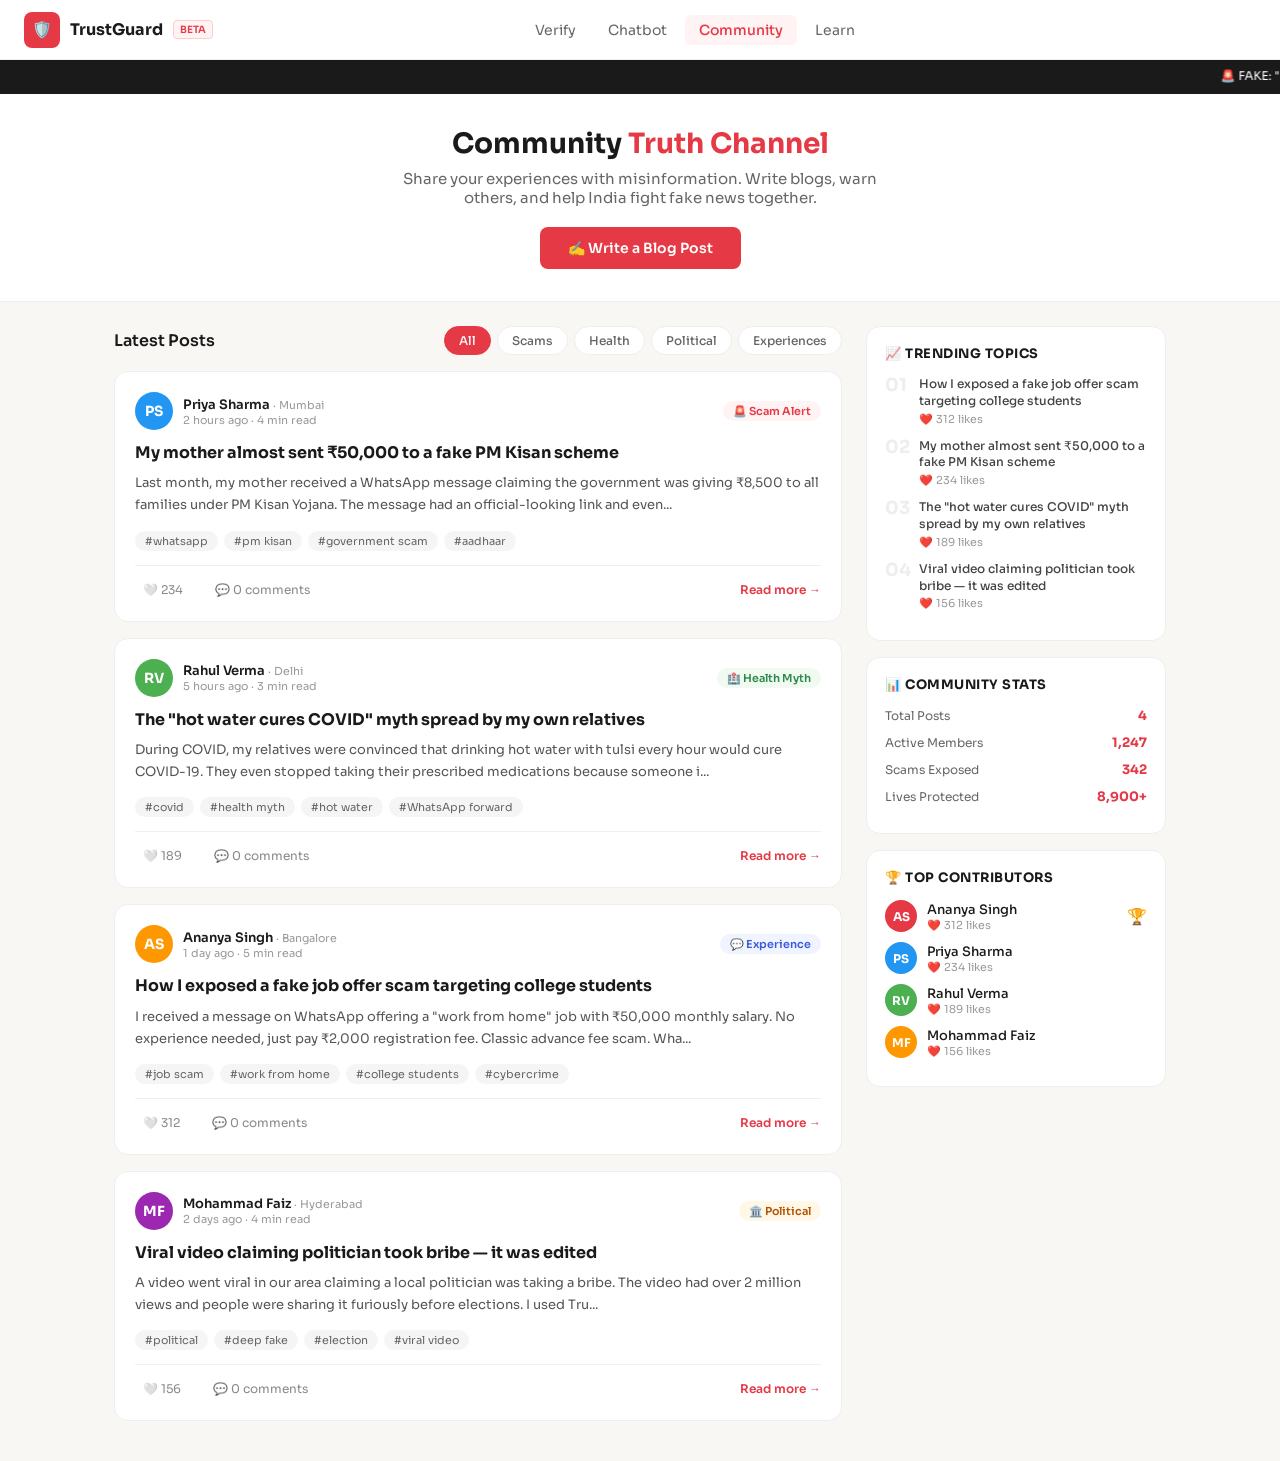
<file: community.html>
<!DOCTYPE html>
<html lang="en">
<head>
<meta charset="UTF-8"/>
<meta name="viewport" content="width=device-width, initial-scale=1.0"/>
<title>Community — TruthGuard AI</title>
<link href="https://fonts.googleapis.com/css2?family=Sora:wght@300;400;500;600;700&display=swap" rel="stylesheet"/>
<style>
*{box-sizing:border-box;margin:0;padding:0;}
body{font-family:'Sora',sans-serif;background:#f8f7f4;color:#1a1a1a;min-height:100vh;}

/* NAV */
nav{background:#fff;border-bottom:1px solid #eee;padding:0 24px;display:flex;align-items:center;justify-content:space-between;height:60px;position:sticky;top:0;z-index:100;}
.nav-logo{display:flex;align-items:center;gap:10px;text-decoration:none;}
.nav-logo-icon{background:#E63946;color:#fff;width:36px;height:36px;border-radius:8px;display:flex;align-items:center;justify-content:center;font-size:16px;}
.nav-logo-text{font-weight:700;font-size:16px;color:#1a1a1a;}
.nav-logo-beta{font-size:10px;background:#fff3f3;color:#E63946;border:1px solid #fcc;padding:2px 6px;border-radius:4px;font-weight:600;}
.nav-links{display:flex;gap:4px;}
.nav-links a{padding:6px 14px;border-radius:6px;text-decoration:none;font-size:14px;color:#666;transition:all 0.2s;}
.nav-links a:hover{background:#f5f5f5;color:#1a1a1a;}
.nav-links a.active{background:#fff3f3;color:#E63946;font-weight:500;}

/* MARQUEE */
.marquee-bar{background:#1a1a1a;color:#fff;padding:8px 0;font-size:12px;overflow:hidden;white-space:nowrap;}
.marquee-bar marquee{display:inline-block;}

/* HERO */
.community-hero{background:#fff;border-bottom:1px solid #eee;padding:32px 24px;text-align:center;}
.community-hero h1{font-size:28px;font-weight:700;margin-bottom:8px;}
.community-hero h1 span{color:#E63946;}
.community-hero p{color:#666;font-size:15px;max-width:500px;margin:0 auto 20px;}
.write-btn{background:#E63946;color:#fff;border:none;padding:12px 28px;border-radius:8px;font-size:14px;font-weight:600;cursor:pointer;font-family:'Sora',sans-serif;transition:opacity 0.2s;}
.write-btn:hover{opacity:0.88;}

/* LAYOUT */
.page-layout{max-width:1100px;margin:0 auto;padding:24px;display:grid;grid-template-columns:1fr 300px;gap:24px;}
@media(max-width:768px){.page-layout{grid-template-columns:1fr;}.sidebar{display:none;}}

/* FEED */
.feed-header{display:flex;align-items:center;justify-content:space-between;margin-bottom:16px;}
.feed-header h2{font-size:16px;font-weight:600;}
.filter-tabs{display:flex;gap:6px;}
.filter-tab{padding:6px 14px;border-radius:20px;font-size:12px;font-weight:500;cursor:pointer;border:1px solid #eee;background:#fff;color:#666;font-family:'Sora',sans-serif;transition:all 0.2s;}
.filter-tab.active{background:#E63946;color:#fff;border-color:#E63946;}

/* POST CARD */
.post-card{background:#fff;border:1px solid #eee;border-radius:14px;padding:20px;margin-bottom:16px;transition:box-shadow 0.2s;}
.post-card:hover{box-shadow:0 4px 20px rgba(0,0,0,0.08);}
.post-header{display:flex;align-items:center;gap:10px;margin-bottom:12px;}
.avatar{width:38px;height:38px;border-radius:50%;display:flex;align-items:center;justify-content:center;font-weight:700;font-size:14px;flex-shrink:0;}
.post-meta{flex:1;}
.post-author{font-size:13px;font-weight:600;}
.post-time{font-size:11px;color:#999;}
.post-category{font-size:11px;padding:3px 10px;border-radius:12px;font-weight:600;}
.cat-scam{background:#fff3f3;color:#E63946;}
.cat-health{background:#f0faf0;color:#2d8a4e;}
.cat-political{background:#fff8e6;color:#b45309;}
.cat-experience{background:#f0f4ff;color:#3b5bdb;}
.post-title{font-size:16px;font-weight:700;margin-bottom:8px;line-height:1.4;}
.post-excerpt{font-size:13px;color:#555;line-height:1.7;margin-bottom:14px;}
.post-tags{display:flex;flex-wrap:wrap;gap:6px;margin-bottom:14px;}
.tag{font-size:11px;background:#f5f5f5;color:#666;padding:3px 10px;border-radius:12px;}
.post-actions{display:flex;align-items:center;gap:16px;padding-top:12px;border-top:1px solid #f0f0f0;}
.action-btn{display:flex;align-items:center;gap:5px;font-size:12px;color:#888;cursor:pointer;background:none;border:none;font-family:'Sora',sans-serif;padding:4px 8px;border-radius:6px;transition:all 0.2s;}
.action-btn:hover{background:#f5f5f5;color:#1a1a1a;}
.action-btn.liked{color:#E63946;}
.read-more{margin-left:auto;font-size:12px;color:#E63946;font-weight:600;cursor:pointer;text-decoration:none;}

/* SIDEBAR */
.sidebar-card{background:#fff;border:1px solid #eee;border-radius:14px;padding:18px;margin-bottom:16px;}
.sidebar-card h3{font-size:13px;font-weight:700;margin-bottom:14px;color:#1a1a1a;text-transform:uppercase;letter-spacing:0.5px;}
.trending-item{display:flex;align-items:flex-start;gap:10px;margin-bottom:12px;cursor:pointer;}
.trending-num{font-size:18px;font-weight:700;color:#eee;min-width:24px;line-height:1;}
.trending-title{font-size:12px;font-weight:500;line-height:1.4;color:#444;}
.trending-views{font-size:11px;color:#999;margin-top:2px;}
.stat-row{display:flex;justify-content:space-between;align-items:center;margin-bottom:10px;}
.stat-label{font-size:12px;color:#666;}
.stat-value{font-size:13px;font-weight:700;color:#E63946;}

/* WRITE MODAL */
.modal-overlay{display:none;position:fixed;inset:0;background:rgba(0,0,0,0.5);z-index:200;align-items:center;justify-content:center;padding:16px;}
.modal-overlay.open{display:flex;}
.modal{background:#fff;border-radius:16px;width:100%;max-width:640px;max-height:90vh;overflow-y:auto;}
.modal-header{padding:20px 24px;border-bottom:1px solid #eee;display:flex;align-items:center;justify-content:space-between;}
.modal-header h2{font-size:16px;font-weight:700;}
.modal-close{background:none;border:none;font-size:20px;cursor:pointer;color:#999;line-height:1;}
.modal-body{padding:24px;}
.form-group{margin-bottom:16px;}
.form-label{font-size:13px;font-weight:600;color:#444;margin-bottom:6px;display:block;}
.form-input{width:100%;padding:10px 14px;border:1px solid #ddd;border-radius:8px;font-size:14px;font-family:'Sora',sans-serif;outline:none;transition:border 0.2s;}
.form-input:focus{border-color:#E63946;}
textarea.form-input{min-height:140px;resize:vertical;line-height:1.6;}
.category-select{display:flex;gap:8px;flex-wrap:wrap;}
.cat-option{padding:6px 14px;border:1px solid #eee;border-radius:20px;font-size:12px;cursor:pointer;font-family:'Sora',sans-serif;transition:all 0.2s;}
.cat-option.selected{background:#E63946;color:#fff;border-color:#E63946;}
.modal-footer{padding:16px 24px;border-top:1px solid #eee;display:flex;justify-content:flex-end;gap:10px;}
.btn-cancel{padding:10px 20px;border:1px solid #ddd;border-radius:8px;background:#fff;font-size:13px;cursor:pointer;font-family:'Sora',sans-serif;}
.btn-publish{padding:10px 24px;background:#E63946;color:#fff;border:none;border-radius:8px;font-size:13px;font-weight:600;cursor:pointer;font-family:'Sora',sans-serif;}

/* FULL POST MODAL */
.full-post-modal{display:none;position:fixed;inset:0;background:rgba(0,0,0,0.5);z-index:200;align-items:flex-start;justify-content:center;padding:16px;overflow-y:auto;}
.full-post-modal.open{display:flex;}
.full-post{background:#fff;border-radius:16px;width:100%;max-width:720px;margin:auto;}
.full-post-header{padding:24px 28px 0;}
.full-post-body{padding:20px 28px 28px;}
.full-post-body p{font-size:15px;line-height:1.8;color:#444;margin-bottom:14px;}

/* COMMENTS */
.comments-section{border-top:1px solid #eee;padding:20px 28px;}
.comment{display:flex;gap:10px;margin-bottom:14px;}
.comment-content{flex:1;background:#f8f7f4;border-radius:10px;padding:10px 14px;}
.comment-author{font-size:12px;font-weight:600;margin-bottom:4px;}
.comment-text{font-size:13px;color:#555;line-height:1.5;}
.comment-input-row{display:flex;gap:8px;margin-top:12px;}
.comment-input{flex:1;padding:10px 14px;border:1px solid #ddd;border-radius:8px;font-size:13px;font-family:'Sora',sans-serif;outline:none;}
.comment-input:focus{border-color:#E63946;}
.comment-submit{background:#E63946;color:#fff;border:none;padding:10px 18px;border-radius:8px;font-size:13px;cursor:pointer;font-family:'Sora',sans-serif;}
</style>
</head>
<body>

<nav>
  <a href="index.html" class="nav-logo">
    <div class="nav-logo-icon">🛡️</div>
    <span class="nav-logo-text">TrustGuard</span>
    <span class="nav-logo-beta">BETA</span>
  </a>
  <div class="nav-links">
    <a href="app.html">Verify</a>
    <a href="app.html#chatbot">Chatbot</a>
    <a href="community.html" class="active">Community</a>
    <a href="app.html#learn">Learn</a>
  </div>
  <div style="width:80px;"></div>
</nav>

<div class="marquee-bar">
  <marquee scrollamount="4">
    🚨 FAKE: "PM Modi announces ₹8500 for all families" &nbsp;&nbsp;|&nbsp;&nbsp;
    ⚠️ FALSE: "5G towers spreading COVID-19" &nbsp;&nbsp;|&nbsp;&nbsp;
    🔴 SCAM: "Free Jio recharge for 1 year — forward now" &nbsp;&nbsp;|&nbsp;&nbsp;
    ⚠️ FAKE: "Aadhaar card cancelled if not updated in 24 hours" &nbsp;&nbsp;|&nbsp;&nbsp;
    🚨 FALSE: "WhatsApp becoming paid next month" &nbsp;&nbsp;|&nbsp;&nbsp;
    🔴 SCAM: "Win iPhone 15 — forward to 10 friends" &nbsp;&nbsp;|&nbsp;&nbsp;
    ⚠️ FALSE: "Drinking hot water cures cancer" &nbsp;&nbsp;|&nbsp;&nbsp;
    🚨 FAKE: "Government giving free laptop to all students" &nbsp;&nbsp;|&nbsp;&nbsp;
  </marquee>
</div>

<div class="community-hero">
  <h1>Community <span>Truth Channel</span></h1>
  <p>Share your experiences with misinformation. Write blogs, warn others, and help India fight fake news together.</p>
  <button class="write-btn" onclick="openWriteModal()">✍️ Write a Blog Post</button>
</div>

<div class="page-layout">
  <div class="main-feed">
    <div class="feed-header">
      <h2>Latest Posts</h2>
      <div class="filter-tabs">
        <button class="filter-tab active" onclick="filterPosts('all', this)">All</button>
        <button class="filter-tab" onclick="filterPosts('scam', this)">Scams</button>
        <button class="filter-tab" onclick="filterPosts('health', this)">Health</button>
        <button class="filter-tab" onclick="filterPosts('political', this)">Political</button>
        <button class="filter-tab" onclick="filterPosts('experience', this)">Experiences</button>
      </div>
    </div>
    <div id="postsFeed"></div>
  </div>

  <div class="sidebar">
    <div class="sidebar-card">
      <h3>📈 Trending Topics</h3>
      <div id="trendingList"></div>
    </div>
    <div class="sidebar-card">
      <h3>📊 Community Stats</h3>
      <div class="stat-row"><span class="stat-label">Total Posts</span><span class="stat-value" id="statPosts">0</span></div>
      <div class="stat-row"><span class="stat-label">Active Members</span><span class="stat-value">1,247</span></div>
      <div class="stat-row"><span class="stat-label">Scams Exposed</span><span class="stat-value">342</span></div>
      <div class="stat-row"><span class="stat-label">Lives Protected</span><span class="stat-value">8,900+</span></div>
    </div>
    <div class="sidebar-card">
      <h3>🏆 Top Contributors</h3>
      <div id="contributorsList"></div>
    </div>
  </div>
</div>

<!-- Write Modal -->
<div class="modal-overlay" id="writeModal">
  <div class="modal">
    <div class="modal-header">
      <h2>✍️ Write a Blog Post</h2>
      <button class="modal-close" onclick="closeWriteModal()">✕</button>
    </div>
    <div class="modal-body">
      <div class="form-group">
        <label class="form-label">Your Name</label>
        <input class="form-input" id="postAuthor" placeholder="Enter your name..."/>
      </div>
      <div class="form-group">
        <label class="form-label">Post Title</label>
        <input class="form-input" id="postTitle" placeholder="e.g. How I almost fell for a PM Kisan scam..."/>
      </div>
      <div class="form-group">
        <label class="form-label">Category</label>
        <div class="category-select">
          <button class="cat-option selected" onclick="selectCat(this,'scam')">🚨 Scam Alert</button>
          <button class="cat-option" onclick="selectCat(this,'health')">🏥 Health Myth</button>
          <button class="cat-option" onclick="selectCat(this,'political')">🏛️ Political</button>
          <button class="cat-option" onclick="selectCat(this,'experience')">💬 My Experience</button>
        </div>
      </div>
      <div class="form-group">
        <label class="form-label">Your Story</label>
        <textarea class="form-input" id="postContent" placeholder="Share your experience or what you know about this misinformation..."></textarea>
      </div>
      <div class="form-group">
        <label class="form-label">Tags (comma separated)</label>
        <input class="form-input" id="postTags" placeholder="e.g. whatsapp, government scheme, scam"/>
      </div>
    </div>
    <div class="modal-footer">
      <button class="btn-cancel" onclick="closeWriteModal()">Cancel</button>
      <button class="btn-publish" onclick="publishPost()">🚀 Publish Post</button>
    </div>
  </div>
</div>

<!-- Full Post Modal -->
<div class="full-post-modal" id="fullPostModal">
  <div class="full-post">
    <div class="full-post-header" id="fullPostHeader"></div>
    <div class="full-post-body" id="fullPostBody"></div>
    <div class="comments-section">
      <h3 style="font-size:14px;font-weight:700;margin-bottom:14px;">💬 Comments</h3>
      <div id="commentsList"></div>
      <div class="comment-input-row">
        <input class="comment-input" id="commentInput" placeholder="Write a comment..."/>
        <button class="comment-submit" onclick="submitComment()">Post</button>
      </div>
    </div>
    <div style="padding:16px 28px;border-top:1px solid #eee;">
      <button onclick="closeFullPost()" style="background:none;border:1px solid #ddd;padding:8px 18px;border-radius:8px;cursor:pointer;font-size:13px;font-family:'Sora',sans-serif;">← Back to Feed</button>
    </div>
  </div>
</div>

<script>
const AVATARS = ['#E63946','#2196F3','#4CAF50','#FF9800','#9C27B0','#00BCD4','#F44336','#3F51B5'];
const AVATAR_INITIALS = (name) => name.split(' ').map(w=>w[0]).join('').toUpperCase().slice(0,2);

const SEED_POSTS = [
  {
    id:1, author:'Priya Sharma', city:'Mumbai', category:'scam',
    title:'My mother almost sent ₹50,000 to a fake PM Kisan scheme',
    content:`Last month, my mother received a WhatsApp message claiming the government was giving ₹8,500 to all families under PM Kisan Yojana. The message had an official-looking link and even a photo of PM Modi.\n\nShe was about to click the link and enter her Aadhaar number when I saw the message. I immediately checked PIB Fact Check — it was a complete scam. The link was a phishing website designed to steal Aadhaar and bank details.\n\nPlease warn your family members — the government NEVER announces schemes through WhatsApp forwards. Always check pib.gov.in before believing any government scheme message.`,
    tags:['whatsapp','pm kisan','government scam','aadhaar'],
    likes:234, comments:[], time:'2 hours ago', read:'4 min read'
  },
  {
    id:2, author:'Rahul Verma', city:'Delhi', category:'health',
    title:'The "hot water cures COVID" myth spread by my own relatives',
    content:`During COVID, my relatives were convinced that drinking hot water with tulsi every hour would cure COVID-19. They even stopped taking their prescribed medications because someone in a WhatsApp group said "doctors are hiding this cure."\n\nThis is exactly how health misinformation kills people. My uncle delayed getting proper treatment for 4 days because of this myth. Thankfully he recovered, but it could have been much worse.\n\nI started using TruthGuard to fact-check every message before believing it. The AI analysis immediately flagged the hot water cure as misinformation with a credibility score of 4/100.`,
    tags:['covid','health myth','hot water','WhatsApp forward'],
    likes:189, comments:[], time:'5 hours ago', read:'3 min read'
  },
  {
    id:3, author:'Ananya Singh', city:'Bangalore', category:'experience',
    title:'How I exposed a fake job offer scam targeting college students',
    content:`I received a message on WhatsApp offering a "work from home" job with ₹50,000 monthly salary. No experience needed, just pay ₹2,000 registration fee. Classic advance fee scam.\n\nWhat was scary was how professional it looked — they had a fake company website, fake employee testimonials, and even a fake HR contact number.\n\nI reported it to cybercrime.gov.in and also shared my analysis on this community. Within 24 hours, 3 other students from my college said they had received the same message. Together we reported it and the WhatsApp number was blocked.\n\nAlways remember: any job that asks for money upfront is a SCAM.`,
    tags:['job scam','work from home','college students','cybercrime'],
    likes:312, comments:[], time:'1 day ago', read:'5 min read'
  },
  {
    id:4, author:'Mohammad Faiz', city:'Hyderabad', category:'political',
    title:'Viral video claiming politician took bribe — it was edited',
    content:`A video went viral in our area claiming a local politician was taking a bribe. The video had over 2 million views and people were sharing it furiously before elections.\n\nI used TruthGuard's video analysis and found the video had been heavily edited. The original video was from 2019 and showed a completely different context. The money exchange was actually a donation at a charity event.\n\nThis is how political misinformation works — take old footage, remove context, and release it before elections. Always verify videos before sharing, especially political ones near election time.`,
    tags:['political','deep fake','election','viral video'],
    likes:156, comments:[], time:'2 days ago', read:'4 min read'
  }
];

let posts = [...SEED_POSTS];
let currentCategory = 'all';
let selectedCategory = 'scam';
let currentPostId = null;

function timeAgo(date) {
  const diff = Date.now() - date;
  const mins = Math.floor(diff/60000);
  if(mins < 60) return `${mins}m ago`;
  if(mins < 1440) return `${Math.floor(mins/60)}h ago`;
  return `${Math.floor(mins/1440)}d ago`;
}

function getCatStyle(cat) {
  const map = {scam:'cat-scam',health:'cat-health',political:'cat-political',experience:'cat-experience'};
  return map[cat] || 'cat-scam';
}

function getCatLabel(cat) {
  const map = {scam:'🚨 Scam Alert',health:'🏥 Health Myth',political:'🏛️ Political',experience:'💬 Experience'};
  return map[cat] || cat;
}

function renderPosts() {
  const feed = document.getElementById('postsFeed');
  const filtered = currentCategory === 'all' ? posts : posts.filter(p => p.category === currentCategory);
  document.getElementById('statPosts').textContent = posts.length;
  feed.innerHTML = filtered.map(post => `
    <div class="post-card" data-id="${post.id}">
      <div class="post-header">
        <div class="avatar" style="background:${AVATARS[post.id % AVATARS.length]};color:#fff;">${AVATAR_INITIALS(post.author)}</div>
        <div class="post-meta">
          <div class="post-author">${post.author} ${post.city ? `<span style="font-weight:400;color:#999;font-size:11px;">· ${post.city}</span>` : ''}</div>
          <div class="post-time">${post.time} · ${post.read || '3 min read'}</div>
        </div>
        <span class="post-category ${getCatStyle(post.category)}">${getCatLabel(post.category)}</span>
      </div>
      <div class="post-title">${post.title}</div>
      <div class="post-excerpt">${post.content.slice(0,180)}...</div>
      <div class="post-tags">${(post.tags||[]).map(t=>`<span class="tag">#${t}</span>`).join('')}</div>
      <div class="post-actions">
        <button class="action-btn ${post.liked?'liked':''}" onclick="toggleLike(${post.id}, event)">
          ${post.liked ? '❤️' : '🤍'} ${post.likes}
        </button>
        <button class="action-btn" onclick="openFullPost(${post.id})">
          💬 ${post.comments.length} comments
        </button>
        <a class="read-more" onclick="openFullPost(${post.id})">Read more →</a>
      </div>
    </div>
  `).join('');
}

function renderSidebar() {
  const trending = [...posts].sort((a,b) => b.likes - a.likes).slice(0,4);
  document.getElementById('trendingList').innerHTML = trending.map((p,i) => `
    <div class="trending-item" onclick="openFullPost(${p.id})">
      <div class="trending-num">${String(i+1).padStart(2,'0')}</div>
      <div>
        <div class="trending-title">${p.title}</div>
        <div class="trending-views">❤️ ${p.likes} likes</div>
      </div>
    </div>
  `).join('');

  const contributors = {};
  posts.forEach(p => { contributors[p.author] = (contributors[p.author]||0) + p.likes; });
  const top = Object.entries(contributors).sort((a,b)=>b[1]-a[1]).slice(0,4);
  document.getElementById('contributorsList').innerHTML = top.map(([name, likes], i) => `
    <div style="display:flex;align-items:center;gap:10px;margin-bottom:10px;">
      <div class="avatar" style="background:${AVATARS[i]};color:#fff;width:32px;height:32px;font-size:12px;">${AVATAR_INITIALS(name)}</div>
      <div style="flex:1;">
        <div style="font-size:13px;font-weight:500;">${name}</div>
        <div style="font-size:11px;color:#999;">❤️ ${likes} likes</div>
      </div>
      ${i===0?'<span style="font-size:16px;">🏆</span>':''}
    </div>
  `).join('');
}

function filterPosts(cat, btn) {
  currentCategory = cat;
  document.querySelectorAll('.filter-tab').forEach(b => b.classList.remove('active'));
  btn.classList.add('active');
  renderPosts();
}

function toggleLike(id, e) {
  e.stopPropagation();
  const post = posts.find(p => p.id === id);
  if(post) { post.liked = !post.liked; post.likes += post.liked ? 1 : -1; }
  renderPosts();
  renderSidebar();
}

function openWriteModal() { document.getElementById('writeModal').classList.add('open'); }
function closeWriteModal() { document.getElementById('writeModal').classList.remove('open'); }

function selectCat(btn, cat) {
  document.querySelectorAll('.cat-option').forEach(b => b.classList.remove('selected'));
  btn.classList.add('selected');
  selectedCategory = cat;
}

function publishPost() {
  const author = document.getElementById('postAuthor').value.trim();
  const title = document.getElementById('postTitle').value.trim();
  const content = document.getElementById('postContent').value.trim();
  const tags = document.getElementById('postTags').value.split(',').map(t=>t.trim()).filter(Boolean);
  if(!author || !title || !content) { alert('Please fill in all fields!'); return; }
  const newPost = {
    id: Date.now(), author, category: selectedCategory,
    title, content, tags, likes:0, comments:[], time:'Just now', read:'1 min read', liked:false
  };
  posts.unshift(newPost);
  renderPosts(); renderSidebar();
  closeWriteModal();
  document.getElementById('postAuthor').value = '';
  document.getElementById('postTitle').value = '';
  document.getElementById('postContent').value = '';
  document.getElementById('postTags').value = '';
}

function openFullPost(id) {
  currentPostId = id;
  const post = posts.find(p => p.id === id);
  if(!post) return;
  document.getElementById('fullPostHeader').innerHTML = `
    <div style="display:flex;align-items:center;gap:10px;margin-bottom:16px;">
      <div class="avatar" style="background:${AVATARS[id % AVATARS.length]};color:#fff;">${AVATAR_INITIALS(post.author)}</div>
      <div>
        <div style="font-size:14px;font-weight:600;">${post.author}</div>
        <div style="font-size:12px;color:#999;">${post.time} · ${post.read||'3 min read'}</div>
      </div>
      <span class="post-category ${getCatStyle(post.category)}" style="margin-left:auto;">${getCatLabel(post.category)}</span>
    </div>
    <h1 style="font-size:22px;font-weight:700;line-height:1.4;margin-bottom:12px;">${post.title}</h1>
    <div style="display:flex;flex-wrap:wrap;gap:6px;margin-bottom:8px;">${(post.tags||[]).map(t=>`<span class="tag">#${t}</span>`).join('')}</div>
  `;
  document.getElementById('fullPostBody').innerHTML = post.content.split('\n\n').map(p => p ? `<p>${p}</p>` : '').join('');
  renderComments(post);
  document.getElementById('fullPostModal').classList.add('open');
  window.scrollTo(0,0);
}

function renderComments(post) {
  document.getElementById('commentsList').innerHTML = (post.comments||[]).map(c => `
    <div class="comment">
      <div class="avatar" style="background:${AVATARS[Math.floor(Math.random()*AVATARS.length)]};color:#fff;width:32px;height:32px;font-size:12px;flex-shrink:0;">${AVATAR_INITIALS(c.author)}</div>
      <div class="comment-content">
        <div class="comment-author">${c.author}</div>
        <div class="comment-text">${c.text}</div>
      </div>
    </div>
  `).join('') || '<p style="font-size:13px;color:#999;margin-bottom:12px;">No comments yet. Be the first!</p>';
}

function submitComment() {
  const input = document.getElementById('commentInput');
  const text = input.value.trim();
  if(!text) return;
  const post = posts.find(p => p.id === currentPostId);
  if(post) {
    post.comments.push({ author: 'You', text });
    renderComments(post);
    renderPosts();
  }
  input.value = '';
}

function closeFullPost() { document.getElementById('fullPostModal').classList.remove('open'); }

document.getElementById('writeModal').addEventListener('click', e => { if(e.target === document.getElementById('writeModal')) closeWriteModal(); });
document.getElementById('fullPostModal').addEventListener('click', e => { if(e.target === document.getElementById('fullPostModal')) closeFullPost(); });

renderPosts();
renderSidebar();
</script>
</body>
</html>
</file>
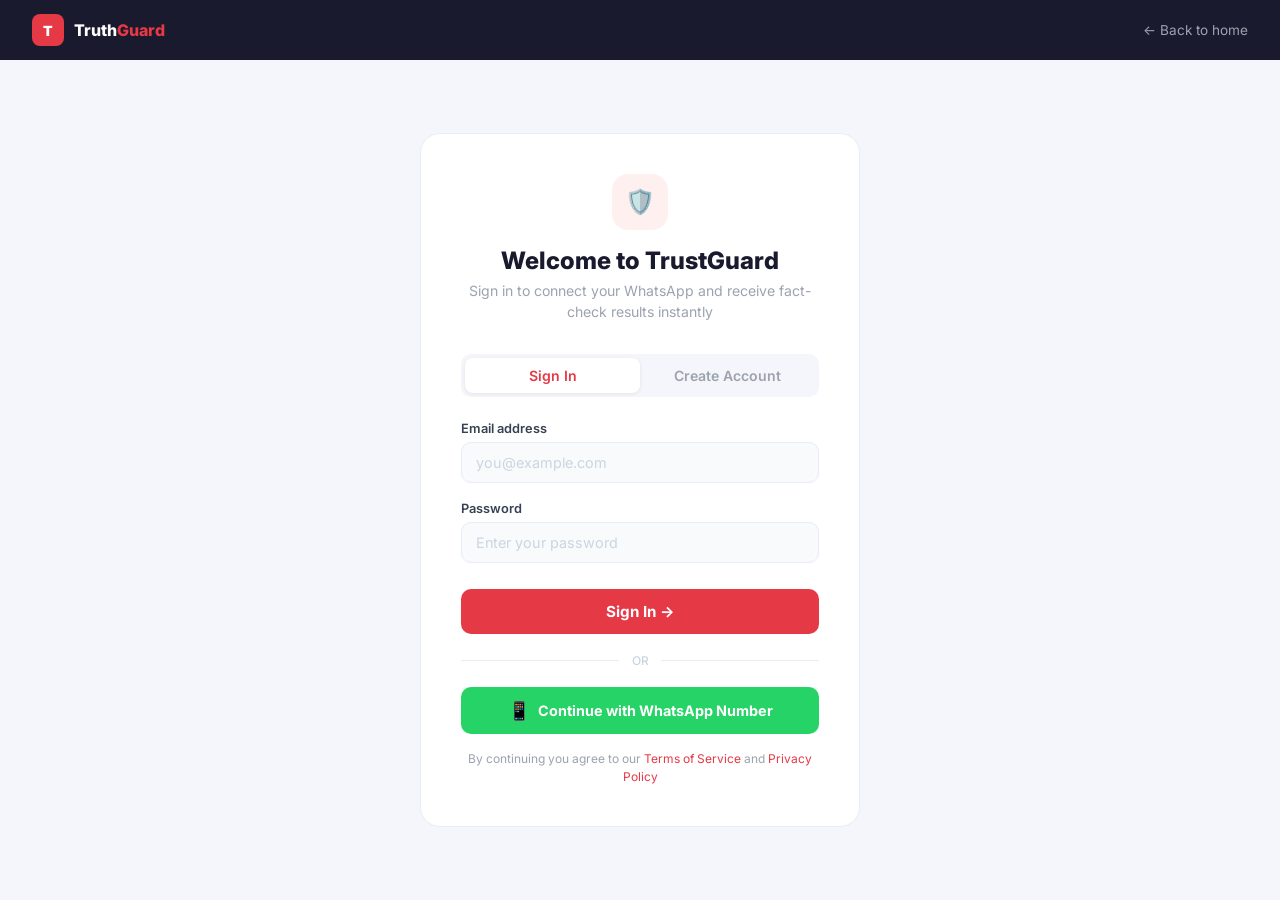
<file: login.html>
<!DOCTYPE html>
<html lang="en">
<head>
<meta charset="UTF-8"/>
<meta name="viewport" content="width=device-width, initial-scale=1.0"/>
<title>TruthGuard AI — Login</title>
<link href="https://fonts.googleapis.com/css2?family=Inter:wght@400;500;600;700;800;900&display=swap" rel="stylesheet"/>
<style>
*{margin:0;padding:0;box-sizing:border-box}
body{background:#F4F6FB;font-family:'Inter',sans-serif;min-height:100vh;display:flex;flex-direction:column}
.top-bar{background:#1A1A2E;padding:14px 2rem;display:flex;align-items:center;justify-content:space-between}
.logo{display:flex;align-items:center;gap:10px;text-decoration:none}
.logo-icon{width:32px;height:32px;background:#E63946;border-radius:8px;display:flex;align-items:center;justify-content:center;color:#fff;font-weight:900;font-size:14px}
.logo-text{font-size:1rem;font-weight:800;color:#fff}.logo-text span{color:#E63946}
.back-link{color:#9CA3AF;font-size:.85rem;text-decoration:none;transition:color .2s}.back-link:hover{color:#fff}
.main{flex:1;display:flex;align-items:center;justify-content:center;padding:2rem}
.auth-card{background:#fff;border:1px solid #E8ECF4;border-radius:20px;padding:2.5rem;width:100%;max-width:440px}
.auth-header{text-align:center;margin-bottom:2rem}
.auth-icon{width:56px;height:56px;background:#FFF0F0;border-radius:16px;display:flex;align-items:center;justify-content:center;font-size:24px;margin:0 auto 1rem}
.auth-title{font-size:1.5rem;font-weight:800;color:#1A1A2E;margin-bottom:.3rem}
.auth-sub{font-size:.88rem;color:#9CA3AF;line-height:1.5}
.tabs{display:flex;background:#F4F6FB;border-radius:10px;padding:4px;margin-bottom:1.5rem}
.tab{flex:1;padding:9px;border:none;background:none;border-radius:8px;font-size:.88rem;font-weight:600;cursor:pointer;color:#9CA3AF;transition:all .2s;font-family:'Inter',sans-serif}
.tab.active{background:#fff;color:#E63946;box-shadow:0 1px 4px rgba(0,0,0,.08)}
.form-group{margin-bottom:1.1rem}
.form-label{display:block;font-size:.8rem;font-weight:600;color:#374151;margin-bottom:.4rem}
.form-input{width:100%;background:#F8FAFC;border:1.5px solid #E8ECF4;border-radius:10px;color:#1A1A2E;padding:11px 14px;font-size:.9rem;font-family:'Inter',sans-serif;transition:border .2s}
.form-input:focus{outline:none;border-color:#E63946;background:#fff}
.form-input::placeholder{color:#CBD5E1}
.phone-row{display:flex;gap:.5rem}
.country-code{background:#F8FAFC;border:1.5px solid #E8ECF4;border-radius:10px;color:#374151;padding:11px 12px;font-size:.9rem;font-family:'Inter',sans-serif;width:80px;text-align:center;font-weight:600}
.btn-submit{width:100%;background:#E63946;color:#fff;border:none;padding:13px;border-radius:10px;font-size:.95rem;font-weight:700;cursor:pointer;transition:all .2s;font-family:'Inter',sans-serif;margin-top:.5rem}
.btn-submit:hover{background:#C1121F;transform:translateY(-1px)}
.btn-submit:disabled{background:#E8ECF4;color:#9CA3AF;cursor:not-allowed;transform:none}
.divider{display:flex;align-items:center;gap:.8rem;margin:1.2rem 0}
.divider-line{flex:1;height:1px;background:#E8ECF4}
.divider-text{font-size:.75rem;color:#CBD5E1;font-weight:500}
.whatsapp-btn{width:100%;background:#25D366;color:#fff;border:none;padding:13px;border-radius:10px;font-size:.9rem;font-weight:700;cursor:pointer;transition:all .2s;font-family:'Inter',sans-serif;display:flex;align-items:center;justify-content:center;gap:8px}
.whatsapp-btn:hover{background:#1EA952;transform:translateY(-1px)}
.terms{font-size:.75rem;color:#9CA3AF;text-align:center;margin-top:1rem;line-height:1.5}
.terms a{color:#E63946;text-decoration:none}
.error-msg{background:#FFF0F0;border:1px solid #FFCDD2;color:#C1121F;padding:.7rem 1rem;border-radius:8px;font-size:.82rem;margin-bottom:1rem;display:none}
.success-msg{background:#F0FDF4;border:1px solid #BBF7D0;color:#166534;padding:.7rem 1rem;border-radius:8px;font-size:.82rem;margin-bottom:1rem;display:none}
.spinner{display:inline-block;width:16px;height:16px;border:2px solid rgba(255,255,255,.3);border-top-color:#fff;border-radius:50%;animation:spin .7s linear infinite;vertical-align:middle;margin-right:6px}
@keyframes spin{to{transform:rotate(360deg)}}

/* WHATSAPP CONNECT SCREEN */
.wa-connect{display:none;text-align:center}
.wa-icon{width:80px;height:80px;background:#25D36615;border-radius:50%;display:flex;align-items:center;justify-content:center;font-size:36px;margin:0 auto 1rem;border:2px solid #25D36630}
.wa-title{font-size:1.3rem;font-weight:800;color:#1A1A2E;margin-bottom:.5rem}
.wa-sub{font-size:.88rem;color:#9CA3AF;line-height:1.6;margin-bottom:1.5rem}
.wa-number-display{background:#F0FDF4;border:1px solid #BBF7D0;border-radius:12px;padding:1rem;margin-bottom:1.5rem;display:flex;align-items:center;gap:10px}
.wa-number-text{font-size:1rem;font-weight:700;color:#166534}
.wa-number-sub{font-size:.75rem;color:#9CA3AF;margin-top:2px}
.wa-steps{text-align:left;margin-bottom:1.5rem}
.wa-step{display:flex;align-items:flex-start;gap:10px;margin-bottom:.8rem}
.wa-step-num{width:22px;height:22px;background:#E63946;color:#fff;border-radius:50%;display:flex;align-items:center;justify-content:center;font-size:.7rem;font-weight:700;flex-shrink:0;margin-top:1px}
.wa-step-text{font-size:.82rem;color:#374151;line-height:1.5}
.btn-continue{width:100%;background:#E63946;color:#fff;border:none;padding:13px;border-radius:10px;font-size:.95rem;font-weight:700;cursor:pointer;transition:all .2s;font-family:'Inter',sans-serif}
.btn-continue:hover{background:#C1121F}
.btn-test{width:100%;background:#25D366;color:#fff;border:none;padding:13px;border-radius:10px;font-size:.9rem;font-weight:700;cursor:pointer;transition:all .2s;font-family:'Inter',sans-serif;margin-bottom:.75rem;display:flex;align-items:center;justify-content:center;gap:8px}
.btn-test:hover{background:#1EA952}
</style>
</head>
<body>

<div class="top-bar">
  <a href="index.html" class="logo">
    <div class="logo-icon">T</div>
    <div class="logo-text">Truth<span>Guard</span></div>
  </a>
  <a href="index.html" class="back-link">← Back to home</a>
</div>

<div class="main">
  <div class="auth-card">

    <!-- LOGIN / SIGNUP FORM -->
    <div id="authForm">
      <div class="auth-header">
        <div class="auth-icon">🛡️</div>
        <div class="auth-title">Welcome to TrustGuard</div>
        <div class="auth-sub">Sign in to connect your WhatsApp and receive fact-check results instantly</div>
      </div>

      <div class="tabs">
        <button class="tab active" onclick="switchTab('login',this)">Sign In</button>
        <button class="tab" onclick="switchTab('signup',this)">Create Account</button>
      </div>

      <div id="errorMsg" class="error-msg"></div>
      <div id="successMsg" class="success-msg"></div>

      <!-- LOGIN FIELDS -->
      <div id="loginFields">
        <div class="form-group">
          <label class="form-label">Email address</label>
          <input type="email" class="form-input" id="loginEmail" placeholder="you@example.com"/>
        </div>
        <div class="form-group">
          <label class="form-label">Password</label>
          <input type="password" class="form-input" id="loginPassword" placeholder="Enter your password"/>
        </div>
        <button class="btn-submit" id="loginBtn" onclick="handleLogin()">Sign In →</button>
      </div>

      <!-- SIGNUP FIELDS -->
      <div id="signupFields" style="display:none">
        <div class="form-group">
          <label class="form-label">Full name</label>
          <input type="text" class="form-input" id="signupName" placeholder="Anshika Rathore"/>
        </div>
        <div class="form-group">
          <label class="form-label">Email address</label>
          <input type="email" class="form-input" id="signupEmail" placeholder="you@example.com"/>
        </div>
        <div class="form-group">
          <label class="form-label">WhatsApp number</label>
          <div class="phone-row">
            <div class="country-code">🇮🇳 +91</div>
            <input type="tel" class="form-input" id="signupPhone" placeholder="9876543210" style="flex:1"/>
          </div>
        </div>
        <div class="form-group">
          <label class="form-label">Password</label>
          <input type="password" class="form-input" id="signupPassword" placeholder="Create a password"/>
        </div>
        <button class="btn-submit" id="signupBtn" onclick="handleSignup()">Create Account →</button>
      </div>

      <div class="divider">
        <div class="divider-line"></div>
        <div class="divider-text">OR</div>
        <div class="divider-line"></div>
      </div>

      <button class="whatsapp-btn" onclick="handleWhatsAppLogin()">
        <span style="font-size:18px">📱</span> Continue with WhatsApp Number
      </button>

      <div class="terms">
        By continuing you agree to our <a href="#">Terms of Service</a> and <a href="#">Privacy Policy</a>
      </div>
    </div>

    <!-- WHATSAPP CONNECT SCREEN -->
    <div class="wa-connect" id="waConnect">
      <div class="wa-icon">📱</div>
      <div class="wa-title">Connect your WhatsApp</div>
      <div class="wa-sub">You'll receive TruthGuard analysis results directly on WhatsApp after every fact-check</div>

      <div class="wa-number-display">
        <span style="font-size:24px">✅</span>
        <div>
          <div class="wa-number-text" id="waNumberDisplay">+91 XXXXXXXXXX</div>
          <div class="wa-number-sub">WhatsApp number linked to your account</div>
        </div>
      </div>

      <div class="wa-steps">
        <div class="wa-step">
          <div class="wa-step-num">1</div>
          <div class="wa-step-text">Save <strong>+1 415 523 8886</strong> in your contacts as "TruthGuard AI"</div>
        </div>
        <div class="wa-step">
          <div class="wa-step-num">2</div>
          <div class="wa-step-text">Send <strong>"join primitive-round"</strong> to that number on WhatsApp</div>
        </div>
        <div class="wa-step">
          <div class="wa-step-num">3</div>
          <div class="wa-step-text">Click "Test Connection" below to verify it's working</div>
        </div>
      </div>

      <button class="btn-test" onclick="testWhatsApp()">
        <span>📲</span> Test WhatsApp Connection
      </button>
      <button class="btn-continue" onclick="goToApp()">
        Continue to TruthGuard →
      </button>
    </div>

  </div>
</div>

<script>
const API = "https://trustguard-backend-4n2p.onrender.com";  let currentUser = null;

  function switchTab(tab, btn) {
    document.querySelectorAll('.tab').forEach(b => b.classList.remove('active'));
    btn.classList.add('active');
    document.getElementById('loginFields').style.display = tab === 'login' ? 'block' : 'none';
    document.getElementById('signupFields').style.display = tab === 'signup' ? 'block' : 'none';
    hideMessages();
  }

  function showError(msg) {
    const el = document.getElementById('errorMsg');
    el.textContent = msg;
    el.style.display = 'block';
    document.getElementById('successMsg').style.display = 'none';
  }

  function showSuccess(msg) {
    const el = document.getElementById('successMsg');
    el.textContent = msg;
    el.style.display = 'block';
    document.getElementById('errorMsg').style.display = 'none';
  }

  function hideMessages() {
    document.getElementById('errorMsg').style.display = 'none';
    document.getElementById('successMsg').style.display = 'none';
  }

  async function handleLogin() {
    const email = document.getElementById('loginEmail').value.trim();
    const password = document.getElementById('loginPassword').value.trim();
    if (!email || !password) { showError('Please fill in all fields.'); return; }
    const btn = document.getElementById('loginBtn');
    btn.disabled = true;
    btn.innerHTML = '<span class="spinner"></span> Signing in...';
    try {
      const res = await fetch(API + '/login', {
        method: 'POST',
        headers: {'Content-Type': 'application/json'},
        body: JSON.stringify({ email, password })
      });
      const data = await res.json();
      if (data.success) {
        currentUser = data.user;
        localStorage.setItem('tg_user', JSON.stringify(data.user));
        showWhatsAppConnect(data.user);
      } else {
        showError(data.error || 'Login failed. Try again.');
      }
    } catch {
      showError('Cannot connect to backend. Make sure app.py is running.');
    } finally {
      btn.disabled = false;
      btn.innerHTML = 'Sign In →';
    }
  }

  async function handleSignup() {
    const name = document.getElementById('signupName').value.trim();
    const email = document.getElementById('signupEmail').value.trim();
    const phone = '+91' + document.getElementById('signupPhone').value.trim();
    const password = document.getElementById('signupPassword').value.trim();
    if (!name || !email || !phone || !password) { showError('Please fill in all fields.'); return; }
    const btn = document.getElementById('signupBtn');
    btn.disabled = true;
    btn.innerHTML = '<span class="spinner"></span> Creating account...';
    try {
      const res = await fetch(API + '/signup', {
        method: 'POST',
        headers: {'Content-Type': 'application/json'},
        body: JSON.stringify({ name, email, phone, password })
      });
      const data = await res.json();
      if (data.success) {
        currentUser = data.user;
        localStorage.setItem('tg_user', JSON.stringify(data.user));
        showWhatsAppConnect(data.user);
      } else {
        showError(data.error || 'Signup failed. Try again.');
      }
    } catch {
      showError('Cannot connect to backend. Make sure app.py is running.');
    } finally {
      btn.disabled = false;
      btn.innerHTML = 'Create Account →';
    }
  }

  function handleWhatsAppLogin() {
    const phone = prompt('Enter your WhatsApp number (with country code):\nExample: +919876543210');
    if (!phone) return;
    currentUser = { name: 'User', email: '', whatsapp: phone };
    localStorage.setItem('tg_user', JSON.stringify(currentUser));
    showWhatsAppConnect(currentUser);
  }

  function showWhatsAppConnect(user) {
    document.getElementById('authForm').style.display = 'none';
    document.getElementById('waConnect').style.display = 'block';
    const num = user.whatsapp || '+91XXXXXXXXXX';
    document.getElementById('waNumberDisplay').textContent = num;
  }

  async function testWhatsApp() {
    const btn = document.querySelector('.btn-test');
    btn.innerHTML = '<span class="spinner"></span> Sending test message...';
    btn.disabled = true;
    try {
      const res = await fetch(API + '/send-whatsapp', {
        method: 'POST',
        headers: {'Content-Type': 'application/json'},
        body: JSON.stringify({
          phone: currentUser?.whatsapp,
          result: {
            credibility_score: 95,
            verdict: 'LIKELY TRUE ✅',
            explanation: 'This is a test message from TruthGuard AI. Your WhatsApp is successfully connected!',
            manipulation_techniques: [],
            recommended_action: 'Your WhatsApp connection is working perfectly.'
          }
        })
      });
      const data = await res.json();
      if (data.success) {
        btn.innerHTML = '✅ Message sent! Check your WhatsApp';
        btn.style.background = '#166534';
      } else {
        btn.innerHTML = '❌ Failed — ' + (data.error || 'Try again');
        btn.style.background = '#C1121F';
        btn.disabled = false;
      }
    } catch {
      btn.innerHTML = '❌ Backend not running';
      btn.style.background = '#C1121F';
      btn.disabled = false;
    }
  }

  function goToApp() {
    window.location.href = 'app.html';
  }

  // Auto redirect if already logged in
  window.onload = () => {
    const user = localStorage.getItem('tg_user');
    if (user) {
      const confirm = window.confirm('You are already logged in. Go to TruthGuard?');
      if (confirm) window.location.href = 'app.html';
    }
  };
</script>
</body>
</html>
</file>
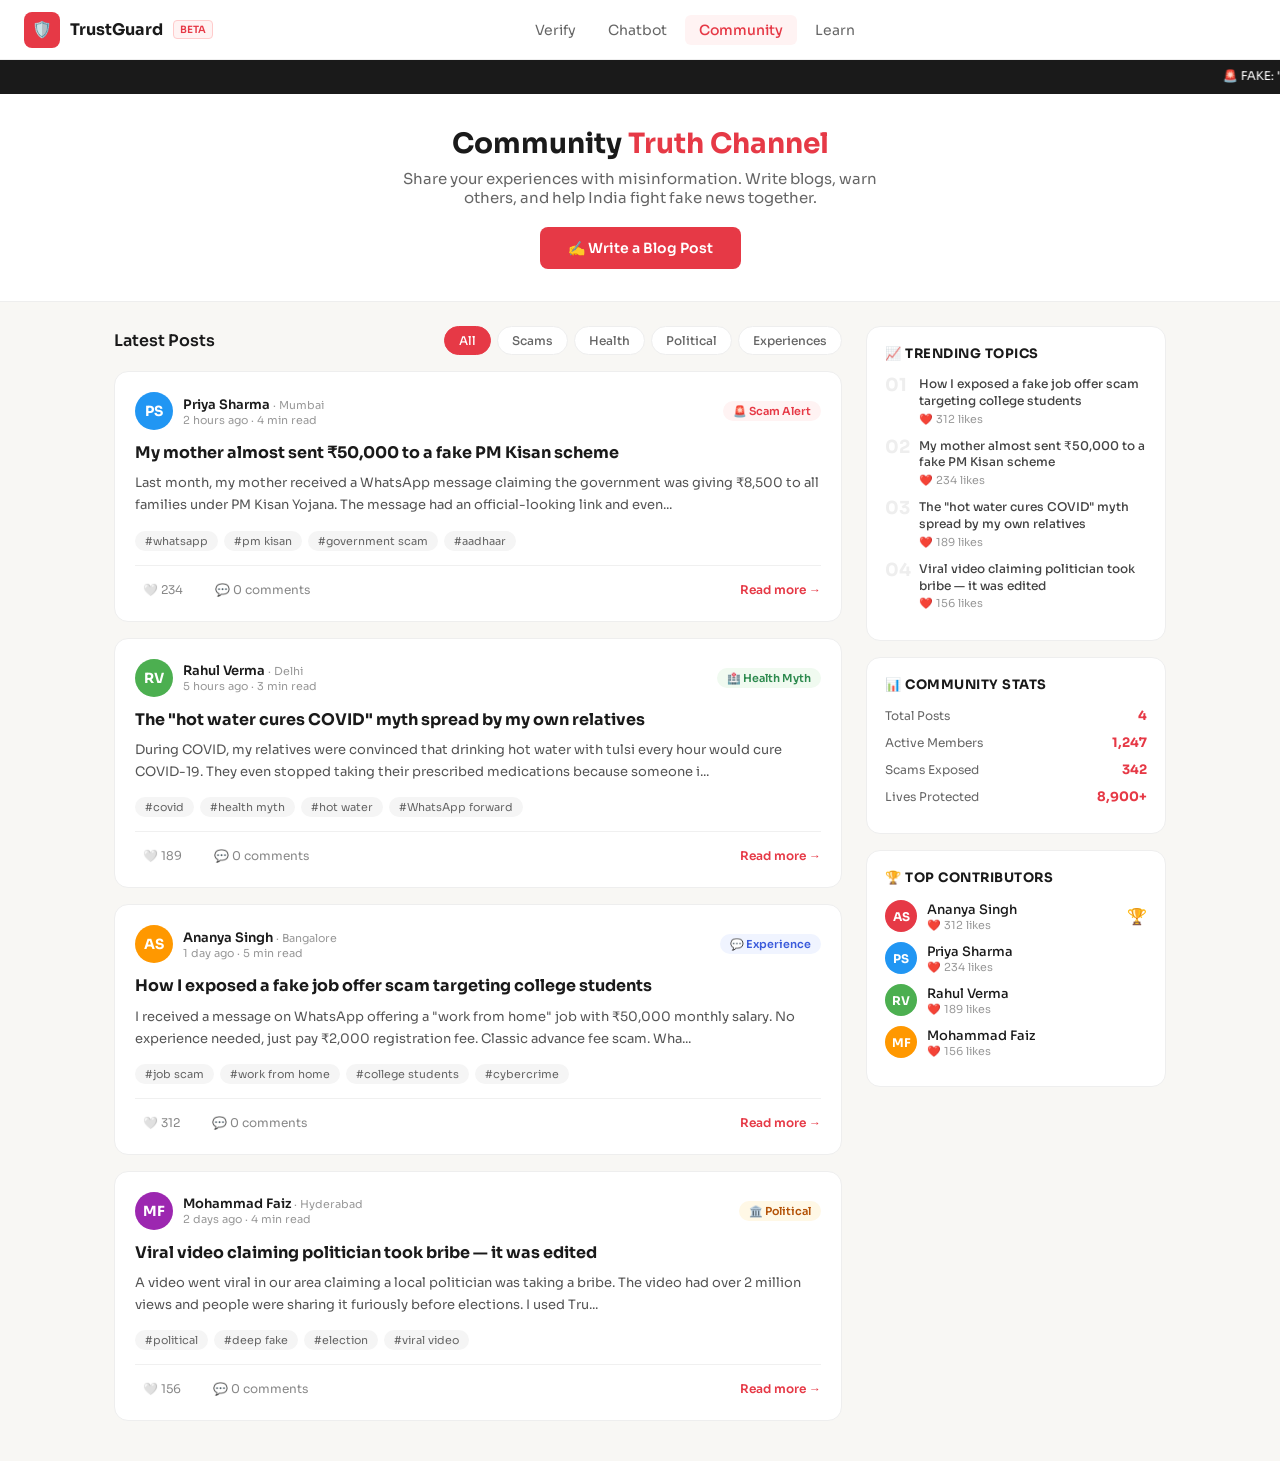
<file: extension/community.html>
<!DOCTYPE html>
<html lang="en">
<head>
<meta charset="UTF-8"/>
<meta name="viewport" content="width=device-width, initial-scale=1.0"/>
<title>Community — TruthGuard AI</title>
<link href="https://fonts.googleapis.com/css2?family=Sora:wght@300;400;500;600;700&display=swap" rel="stylesheet"/>
<style>
*{box-sizing:border-box;margin:0;padding:0;}
body{font-family:'Sora',sans-serif;background:#f8f7f4;color:#1a1a1a;min-height:100vh;}
 
/* NAV */
nav{background:#fff;border-bottom:1px solid #eee;padding:0 24px;display:flex;align-items:center;justify-content:space-between;height:60px;position:sticky;top:0;z-index:100;}
.nav-logo{display:flex;align-items:center;gap:10px;text-decoration:none;}
.nav-logo-icon{background:#E63946;color:#fff;width:36px;height:36px;border-radius:8px;display:flex;align-items:center;justify-content:center;font-size:16px;}
.nav-logo-text{font-weight:700;font-size:16px;color:#1a1a1a;}
.nav-logo-beta{font-size:10px;background:#fff3f3;color:#E63946;border:1px solid #fcc;padding:2px 6px;border-radius:4px;font-weight:600;}
.nav-links{display:flex;gap:4px;}
.nav-links a{padding:6px 14px;border-radius:6px;text-decoration:none;font-size:14px;color:#666;transition:all 0.2s;}
.nav-links a:hover{background:#f5f5f5;color:#1a1a1a;}
.nav-links a.active{background:#fff3f3;color:#E63946;font-weight:500;}
 
/* MARQUEE */
.marquee-bar{background:#1a1a1a;color:#fff;padding:8px 0;font-size:12px;overflow:hidden;white-space:nowrap;}
.marquee-bar marquee{display:inline-block;}
 
/* HERO */
.community-hero{background:#fff;border-bottom:1px solid #eee;padding:32px 24px;text-align:center;}
.community-hero h1{font-size:28px;font-weight:700;margin-bottom:8px;}
.community-hero h1 span{color:#E63946;}
.community-hero p{color:#666;font-size:15px;max-width:500px;margin:0 auto 20px;}
.write-btn{background:#E63946;color:#fff;border:none;padding:12px 28px;border-radius:8px;font-size:14px;font-weight:600;cursor:pointer;font-family:'Sora',sans-serif;transition:opacity 0.2s;}
.write-btn:hover{opacity:0.88;}
 
/* LAYOUT */
.page-layout{max-width:1100px;margin:0 auto;padding:24px;display:grid;grid-template-columns:1fr 300px;gap:24px;}
@media(max-width:768px){.page-layout{grid-template-columns:1fr;}.sidebar{display:none;}}
 
/* FEED */
.feed-header{display:flex;align-items:center;justify-content:space-between;margin-bottom:16px;}
.feed-header h2{font-size:16px;font-weight:600;}
.filter-tabs{display:flex;gap:6px;}
.filter-tab{padding:6px 14px;border-radius:20px;font-size:12px;font-weight:500;cursor:pointer;border:1px solid #eee;background:#fff;color:#666;font-family:'Sora',sans-serif;transition:all 0.2s;}
.filter-tab.active{background:#E63946;color:#fff;border-color:#E63946;}
 
/* POST CARD */
.post-card{background:#fff;border:1px solid #eee;border-radius:14px;padding:20px;margin-bottom:16px;transition:box-shadow 0.2s;}
.post-card:hover{box-shadow:0 4px 20px rgba(0,0,0,0.08);}
.post-header{display:flex;align-items:center;gap:10px;margin-bottom:12px;}
.avatar{width:38px;height:38px;border-radius:50%;display:flex;align-items:center;justify-content:center;font-weight:700;font-size:14px;flex-shrink:0;}
.post-meta{flex:1;}
.post-author{font-size:13px;font-weight:600;}
.post-time{font-size:11px;color:#999;}
.post-category{font-size:11px;padding:3px 10px;border-radius:12px;font-weight:600;}
.cat-scam{background:#fff3f3;color:#E63946;}
.cat-health{background:#f0faf0;color:#2d8a4e;}
.cat-political{background:#fff8e6;color:#b45309;}
.cat-experience{background:#f0f4ff;color:#3b5bdb;}
.post-title{font-size:16px;font-weight:700;margin-bottom:8px;line-height:1.4;}
.post-excerpt{font-size:13px;color:#555;line-height:1.7;margin-bottom:14px;}
.post-tags{display:flex;flex-wrap:wrap;gap:6px;margin-bottom:14px;}
.tag{font-size:11px;background:#f5f5f5;color:#666;padding:3px 10px;border-radius:12px;}
.post-actions{display:flex;align-items:center;gap:16px;padding-top:12px;border-top:1px solid #f0f0f0;}
.action-btn{display:flex;align-items:center;gap:5px;font-size:12px;color:#888;cursor:pointer;background:none;border:none;font-family:'Sora',sans-serif;padding:4px 8px;border-radius:6px;transition:all 0.2s;}
.action-btn:hover{background:#f5f5f5;color:#1a1a1a;}
.action-btn.liked{color:#E63946;}
.read-more{margin-left:auto;font-size:12px;color:#E63946;font-weight:600;cursor:pointer;text-decoration:none;}
 
/* SIDEBAR */
.sidebar-card{background:#fff;border:1px solid #eee;border-radius:14px;padding:18px;margin-bottom:16px;}
.sidebar-card h3{font-size:13px;font-weight:700;margin-bottom:14px;color:#1a1a1a;text-transform:uppercase;letter-spacing:0.5px;}
.trending-item{display:flex;align-items:flex-start;gap:10px;margin-bottom:12px;cursor:pointer;}
.trending-num{font-size:18px;font-weight:700;color:#eee;min-width:24px;line-height:1;}
.trending-title{font-size:12px;font-weight:500;line-height:1.4;color:#444;}
.trending-views{font-size:11px;color:#999;margin-top:2px;}
.stat-row{display:flex;justify-content:space-between;align-items:center;margin-bottom:10px;}
.stat-label{font-size:12px;color:#666;}
.stat-value{font-size:13px;font-weight:700;color:#E63946;}
 
/* WRITE MODAL */
.modal-overlay{display:none;position:fixed;inset:0;background:rgba(0,0,0,0.5);z-index:200;align-items:center;justify-content:center;padding:16px;}
.modal-overlay.open{display:flex;}
.modal{background:#fff;border-radius:16px;width:100%;max-width:640px;max-height:90vh;overflow-y:auto;}
.modal-header{padding:20px 24px;border-bottom:1px solid #eee;display:flex;align-items:center;justify-content:space-between;}
.modal-header h2{font-size:16px;font-weight:700;}
.modal-close{background:none;border:none;font-size:20px;cursor:pointer;color:#999;line-height:1;}
.modal-body{padding:24px;}
.form-group{margin-bottom:16px;}
.form-label{font-size:13px;font-weight:600;color:#444;margin-bottom:6px;display:block;}
.form-input{width:100%;padding:10px 14px;border:1px solid #ddd;border-radius:8px;font-size:14px;font-family:'Sora',sans-serif;outline:none;transition:border 0.2s;}
.form-input:focus{border-color:#E63946;}
textarea.form-input{min-height:140px;resize:vertical;line-height:1.6;}
.category-select{display:flex;gap:8px;flex-wrap:wrap;}
.cat-option{padding:6px 14px;border:1px solid #eee;border-radius:20px;font-size:12px;cursor:pointer;font-family:'Sora',sans-serif;transition:all 0.2s;}
.cat-option.selected{background:#E63946;color:#fff;border-color:#E63946;}
.modal-footer{padding:16px 24px;border-top:1px solid #eee;display:flex;justify-content:flex-end;gap:10px;}
.btn-cancel{padding:10px 20px;border:1px solid #ddd;border-radius:8px;background:#fff;font-size:13px;cursor:pointer;font-family:'Sora',sans-serif;}
.btn-publish{padding:10px 24px;background:#E63946;color:#fff;border:none;border-radius:8px;font-size:13px;font-weight:600;cursor:pointer;font-family:'Sora',sans-serif;}
 
/* FULL POST MODAL */
.full-post-modal{display:none;position:fixed;inset:0;background:rgba(0,0,0,0.5);z-index:200;align-items:flex-start;justify-content:center;padding:16px;overflow-y:auto;}
.full-post-modal.open{display:flex;}
.full-post{background:#fff;border-radius:16px;width:100%;max-width:720px;margin:auto;}
.full-post-header{padding:24px 28px 0;}
.full-post-body{padding:20px 28px 28px;}
.full-post-body p{font-size:15px;line-height:1.8;color:#444;margin-bottom:14px;}
 
/* COMMENTS */
.comments-section{border-top:1px solid #eee;padding:20px 28px;}
.comment{display:flex;gap:10px;margin-bottom:14px;}
.comment-content{flex:1;background:#f8f7f4;border-radius:10px;padding:10px 14px;}
.comment-author{font-size:12px;font-weight:600;margin-bottom:4px;}
.comment-text{font-size:13px;color:#555;line-height:1.5;}
.comment-input-row{display:flex;gap:8px;margin-top:12px;}
.comment-input{flex:1;padding:10px 14px;border:1px solid #ddd;border-radius:8px;font-size:13px;font-family:'Sora',sans-serif;outline:none;}
.comment-input:focus{border-color:#E63946;}
.comment-submit{background:#E63946;color:#fff;border:none;padding:10px 18px;border-radius:8px;font-size:13px;cursor:pointer;font-family:'Sora',sans-serif;}
</style>
</head>
<body>
 
<nav>
  <a href="index.html" class="nav-logo">
    <div class="nav-logo-icon">🛡️</div>
    <span class="nav-logo-text">TrustGuard</span>
    <span class="nav-logo-beta">BETA</span>
  </a>
  <div class="nav-links">
    <a href="app.html">Verify</a>
    <a href="app.html#chatbot">Chatbot</a>
    <a href="community.html" class="active">Community</a>
    <a href="app.html#learn">Learn</a>
  </div>
  <div style="width:80px;"></div>
</nav>
 
<div class="marquee-bar">
  <marquee scrollamount="4">
    🚨 FAKE: "PM Modi announces ₹8500 for all families" &nbsp;&nbsp;|&nbsp;&nbsp;
    ⚠️ FALSE: "5G towers spreading COVID-19" &nbsp;&nbsp;|&nbsp;&nbsp;
    🔴 SCAM: "Free Jio recharge for 1 year — forward now" &nbsp;&nbsp;|&nbsp;&nbsp;
    ⚠️ FAKE: "Aadhaar card cancelled if not updated in 24 hours" &nbsp;&nbsp;|&nbsp;&nbsp;
    🚨 FALSE: "WhatsApp becoming paid next month" &nbsp;&nbsp;|&nbsp;&nbsp;
    🔴 SCAM: "Win iPhone 15 — forward to 10 friends" &nbsp;&nbsp;|&nbsp;&nbsp;
    ⚠️ FALSE: "Drinking hot water cures cancer" &nbsp;&nbsp;|&nbsp;&nbsp;
    🚨 FAKE: "Government giving free laptop to all students" &nbsp;&nbsp;|&nbsp;&nbsp;
  </marquee>
</div>
 
<div class="community-hero">
  <h1>Community <span>Truth Channel</span></h1>
  <p>Share your experiences with misinformation. Write blogs, warn others, and help India fight fake news together.</p>
  <button class="write-btn" onclick="openWriteModal()">✍️ Write a Blog Post</button>
</div>
 
<div class="page-layout">
  <div class="main-feed">
    <div class="feed-header">
      <h2>Latest Posts</h2>
      <div class="filter-tabs">
        <button class="filter-tab active" onclick="filterPosts('all', this)">All</button>
        <button class="filter-tab" onclick="filterPosts('scam', this)">Scams</button>
        <button class="filter-tab" onclick="filterPosts('health', this)">Health</button>
        <button class="filter-tab" onclick="filterPosts('political', this)">Political</button>
        <button class="filter-tab" onclick="filterPosts('experience', this)">Experiences</button>
      </div>
    </div>
    <div id="postsFeed"></div>
  </div>
 
  <div class="sidebar">
    <div class="sidebar-card">
      <h3>📈 Trending Topics</h3>
      <div id="trendingList"></div>
    </div>
    <div class="sidebar-card">
      <h3>📊 Community Stats</h3>
      <div class="stat-row"><span class="stat-label">Total Posts</span><span class="stat-value" id="statPosts">0</span></div>
      <div class="stat-row"><span class="stat-label">Active Members</span><span class="stat-value">1,247</span></div>
      <div class="stat-row"><span class="stat-label">Scams Exposed</span><span class="stat-value">342</span></div>
      <div class="stat-row"><span class="stat-label">Lives Protected</span><span class="stat-value">8,900+</span></div>
    </div>
    <div class="sidebar-card">
      <h3>🏆 Top Contributors</h3>
      <div id="contributorsList"></div>
    </div>
  </div>
</div>
 
<!-- Write Modal -->
<div class="modal-overlay" id="writeModal">
  <div class="modal">
    <div class="modal-header">
      <h2>✍️ Write a Blog Post</h2>
      <button class="modal-close" onclick="closeWriteModal()">✕</button>
    </div>
    <div class="modal-body">
      <div class="form-group">
        <label class="form-label">Your Name</label>
        <input class="form-input" id="postAuthor" placeholder="Enter your name..."/>
      </div>
      <div class="form-group">
        <label class="form-label">Post Title</label>
        <input class="form-input" id="postTitle" placeholder="e.g. How I almost fell for a PM Kisan scam..."/>
      </div>
      <div class="form-group">
        <label class="form-label">Category</label>
        <div class="category-select">
          <button class="cat-option selected" onclick="selectCat(this,'scam')">🚨 Scam Alert</button>
          <button class="cat-option" onclick="selectCat(this,'health')">🏥 Health Myth</button>
          <button class="cat-option" onclick="selectCat(this,'political')">🏛️ Political</button>
          <button class="cat-option" onclick="selectCat(this,'experience')">💬 My Experience</button>
        </div>
      </div>
      <div class="form-group">
        <label class="form-label">Your Story</label>
        <textarea class="form-input" id="postContent" placeholder="Share your experience or what you know about this misinformation..."></textarea>
      </div>
      <div class="form-group">
        <label class="form-label">Tags (comma separated)</label>
        <input class="form-input" id="postTags" placeholder="e.g. whatsapp, government scheme, scam"/>
      </div>
    </div>
    <div class="modal-footer">
      <button class="btn-cancel" onclick="closeWriteModal()">Cancel</button>
      <button class="btn-publish" onclick="publishPost()">🚀 Publish Post</button>
    </div>
  </div>
</div>
 
<!-- Full Post Modal -->
<div class="full-post-modal" id="fullPostModal">
  <div class="full-post">
    <div class="full-post-header" id="fullPostHeader"></div>
    <div class="full-post-body" id="fullPostBody"></div>
    <div class="comments-section">
      <h3 style="font-size:14px;font-weight:700;margin-bottom:14px;">💬 Comments</h3>
      <div id="commentsList"></div>
      <div class="comment-input-row">
        <input class="comment-input" id="commentInput" placeholder="Write a comment..."/>
        <button class="comment-submit" onclick="submitComment()">Post</button>
      </div>
    </div>
    <div style="padding:16px 28px;border-top:1px solid #eee;">
      <button onclick="closeFullPost()" style="background:none;border:1px solid #ddd;padding:8px 18px;border-radius:8px;cursor:pointer;font-size:13px;font-family:'Sora',sans-serif;">← Back to Feed</button>
    </div>
  </div>
</div>
 
<script>
const AVATARS = ['#E63946','#2196F3','#4CAF50','#FF9800','#9C27B0','#00BCD4','#F44336','#3F51B5'];
const AVATAR_INITIALS = (name) => name.split(' ').map(w=>w[0]).join('').toUpperCase().slice(0,2);
 
const SEED_POSTS = [
  {
    id:1, author:'Priya Sharma', city:'Mumbai', category:'scam',
    title:'My mother almost sent ₹50,000 to a fake PM Kisan scheme',
    content:`Last month, my mother received a WhatsApp message claiming the government was giving ₹8,500 to all families under PM Kisan Yojana. The message had an official-looking link and even a photo of PM Modi.\n\nShe was about to click the link and enter her Aadhaar number when I saw the message. I immediately checked PIB Fact Check — it was a complete scam. The link was a phishing website designed to steal Aadhaar and bank details.\n\nPlease warn your family members — the government NEVER announces schemes through WhatsApp forwards. Always check pib.gov.in before believing any government scheme message.`,
    tags:['whatsapp','pm kisan','government scam','aadhaar'],
    likes:234, comments:[], time:'2 hours ago', read:'4 min read'
  },
  {
    id:2, author:'Rahul Verma', city:'Delhi', category:'health',
    title:'The "hot water cures COVID" myth spread by my own relatives',
    content:`During COVID, my relatives were convinced that drinking hot water with tulsi every hour would cure COVID-19. They even stopped taking their prescribed medications because someone in a WhatsApp group said "doctors are hiding this cure."\n\nThis is exactly how health misinformation kills people. My uncle delayed getting proper treatment for 4 days because of this myth. Thankfully he recovered, but it could have been much worse.\n\nI started using TruthGuard to fact-check every message before believing it. The AI analysis immediately flagged the hot water cure as misinformation with a credibility score of 4/100.`,
    tags:['covid','health myth','hot water','WhatsApp forward'],
    likes:189, comments:[], time:'5 hours ago', read:'3 min read'
  },
  {
    id:3, author:'Ananya Singh', city:'Bangalore', category:'experience',
    title:'How I exposed a fake job offer scam targeting college students',
    content:`I received a message on WhatsApp offering a "work from home" job with ₹50,000 monthly salary. No experience needed, just pay ₹2,000 registration fee. Classic advance fee scam.\n\nWhat was scary was how professional it looked — they had a fake company website, fake employee testimonials, and even a fake HR contact number.\n\nI reported it to cybercrime.gov.in and also shared my analysis on this community. Within 24 hours, 3 other students from my college said they had received the same message. Together we reported it and the WhatsApp number was blocked.\n\nAlways remember: any job that asks for money upfront is a SCAM.`,
    tags:['job scam','work from home','college students','cybercrime'],
    likes:312, comments:[], time:'1 day ago', read:'5 min read'
  },
  {
    id:4, author:'Mohammad Faiz', city:'Hyderabad', category:'political',
    title:'Viral video claiming politician took bribe — it was edited',
    content:`A video went viral in our area claiming a local politician was taking a bribe. The video had over 2 million views and people were sharing it furiously before elections.\n\nI used TruthGuard's video analysis and found the video had been heavily edited. The original video was from 2019 and showed a completely different context. The money exchange was actually a donation at a charity event.\n\nThis is how political misinformation works — take old footage, remove context, and release it before elections. Always verify videos before sharing, especially political ones near election time.`,
    tags:['political','deep fake','election','viral video'],
    likes:156, comments:[], time:'2 days ago', read:'4 min read'
  }
];
 
let posts = [...SEED_POSTS];
let currentCategory = 'all';
let selectedCategory = 'scam';
let currentPostId = null;
 
function timeAgo(date) {
  const diff = Date.now() - date;
  const mins = Math.floor(diff/60000);
  if(mins < 60) return `${mins}m ago`;
  if(mins < 1440) return `${Math.floor(mins/60)}h ago`;
  return `${Math.floor(mins/1440)}d ago`;
}
 
function getCatStyle(cat) {
  const map = {scam:'cat-scam',health:'cat-health',political:'cat-political',experience:'cat-experience'};
  return map[cat] || 'cat-scam';
}
 
function getCatLabel(cat) {
  const map = {scam:'🚨 Scam Alert',health:'🏥 Health Myth',political:'🏛️ Political',experience:'💬 Experience'};
  return map[cat] || cat;
}
 
function renderPosts() {
  const feed = document.getElementById('postsFeed');
  const filtered = currentCategory === 'all' ? posts : posts.filter(p => p.category === currentCategory);
  document.getElementById('statPosts').textContent = posts.length;
  feed.innerHTML = filtered.map(post => `
    <div class="post-card" data-id="${post.id}">
      <div class="post-header">
        <div class="avatar" style="background:${AVATARS[post.id % AVATARS.length]};color:#fff;">${AVATAR_INITIALS(post.author)}</div>
        <div class="post-meta">
          <div class="post-author">${post.author} ${post.city ? `<span style="font-weight:400;color:#999;font-size:11px;">· ${post.city}</span>` : ''}</div>
          <div class="post-time">${post.time} · ${post.read || '3 min read'}</div>
        </div>
        <span class="post-category ${getCatStyle(post.category)}">${getCatLabel(post.category)}</span>
      </div>
      <div class="post-title">${post.title}</div>
      <div class="post-excerpt">${post.content.slice(0,180)}...</div>
      <div class="post-tags">${(post.tags||[]).map(t=>`<span class="tag">#${t}</span>`).join('')}</div>
      <div class="post-actions">
        <button class="action-btn ${post.liked?'liked':''}" onclick="toggleLike(${post.id}, event)">
          ${post.liked ? '❤️' : '🤍'} ${post.likes}
        </button>
        <button class="action-btn" onclick="openFullPost(${post.id})">
          💬 ${post.comments.length} comments
        </button>
        <a class="read-more" onclick="openFullPost(${post.id})">Read more →</a>
      </div>
    </div>
  `).join('');
}
 
function renderSidebar() {
  const trending = [...posts].sort((a,b) => b.likes - a.likes).slice(0,4);
  document.getElementById('trendingList').innerHTML = trending.map((p,i) => `
    <div class="trending-item" onclick="openFullPost(${p.id})">
      <div class="trending-num">${String(i+1).padStart(2,'0')}</div>
      <div>
        <div class="trending-title">${p.title}</div>
        <div class="trending-views">❤️ ${p.likes} likes</div>
      </div>
    </div>
  `).join('');
 
  const contributors = {};
  posts.forEach(p => { contributors[p.author] = (contributors[p.author]||0) + p.likes; });
  const top = Object.entries(contributors).sort((a,b)=>b[1]-a[1]).slice(0,4);
  document.getElementById('contributorsList').innerHTML = top.map(([name, likes], i) => `
    <div style="display:flex;align-items:center;gap:10px;margin-bottom:10px;">
      <div class="avatar" style="background:${AVATARS[i]};color:#fff;width:32px;height:32px;font-size:12px;">${AVATAR_INITIALS(name)}</div>
      <div style="flex:1;">
        <div style="font-size:13px;font-weight:500;">${name}</div>
        <div style="font-size:11px;color:#999;">❤️ ${likes} likes</div>
      </div>
      ${i===0?'<span style="font-size:16px;">🏆</span>':''}
    </div>
  `).join('');
}
 
function filterPosts(cat, btn) {
  currentCategory = cat;
  document.querySelectorAll('.filter-tab').forEach(b => b.classList.remove('active'));
  btn.classList.add('active');
  renderPosts();
}
 
function toggleLike(id, e) {
  e.stopPropagation();
  const post = posts.find(p => p.id === id);
  if(post) { post.liked = !post.liked; post.likes += post.liked ? 1 : -1; }
  renderPosts();
  renderSidebar();
}
 
function openWriteModal() { document.getElementById('writeModal').classList.add('open'); }
function closeWriteModal() { document.getElementById('writeModal').classList.remove('open'); }
 
function selectCat(btn, cat) {
  document.querySelectorAll('.cat-option').forEach(b => b.classList.remove('selected'));
  btn.classList.add('selected');
  selectedCategory = cat;
}
 
function publishPost() {
  const author = document.getElementById('postAuthor').value.trim();
  const title = document.getElementById('postTitle').value.trim();
  const content = document.getElementById('postContent').value.trim();
  const tags = document.getElementById('postTags').value.split(',').map(t=>t.trim()).filter(Boolean);
  if(!author || !title || !content) { alert('Please fill in all fields!'); return; }
  const newPost = {
    id: Date.now(), author, category: selectedCategory,
    title, content, tags, likes:0, comments:[], time:'Just now', read:'1 min read', liked:false
  };
  posts.unshift(newPost);
  renderPosts(); renderSidebar();
  closeWriteModal();
  document.getElementById('postAuthor').value = '';
  document.getElementById('postTitle').value = '';
  document.getElementById('postContent').value = '';
  document.getElementById('postTags').value = '';
}
 
function openFullPost(id) {
  currentPostId = id;
  const post = posts.find(p => p.id === id);
  if(!post) return;
  document.getElementById('fullPostHeader').innerHTML = `
    <div style="display:flex;align-items:center;gap:10px;margin-bottom:16px;">
      <div class="avatar" style="background:${AVATARS[id % AVATARS.length]};color:#fff;">${AVATAR_INITIALS(post.author)}</div>
      <div>
        <div style="font-size:14px;font-weight:600;">${post.author}</div>
        <div style="font-size:12px;color:#999;">${post.time} · ${post.read||'3 min read'}</div>
      </div>
      <span class="post-category ${getCatStyle(post.category)}" style="margin-left:auto;">${getCatLabel(post.category)}</span>
    </div>
    <h1 style="font-size:22px;font-weight:700;line-height:1.4;margin-bottom:12px;">${post.title}</h1>
    <div style="display:flex;flex-wrap:wrap;gap:6px;margin-bottom:8px;">${(post.tags||[]).map(t=>`<span class="tag">#${t}</span>`).join('')}</div>
  `;
  document.getElementById('fullPostBody').innerHTML = post.content.split('\n\n').map(p => p ? `<p>${p}</p>` : '').join('');
  renderComments(post);
  document.getElementById('fullPostModal').classList.add('open');
  window.scrollTo(0,0);
}
 
function renderComments(post) {
  document.getElementById('commentsList').innerHTML = (post.comments||[]).map(c => `
    <div class="comment">
      <div class="avatar" style="background:${AVATARS[Math.floor(Math.random()*AVATARS.length)]};color:#fff;width:32px;height:32px;font-size:12px;flex-shrink:0;">${AVATAR_INITIALS(c.author)}</div>
      <div class="comment-content">
        <div class="comment-author">${c.author}</div>
        <div class="comment-text">${c.text}</div>
      </div>
    </div>
  `).join('') || '<p style="font-size:13px;color:#999;margin-bottom:12px;">No comments yet. Be the first!</p>';
}
 
function submitComment() {
  const input = document.getElementById('commentInput');
  const text = input.value.trim();
  if(!text) return;
  const post = posts.find(p => p.id === currentPostId);
  if(post) {
    post.comments.push({ author: 'You', text });
    renderComments(post);
    renderPosts();
  }
  input.value = '';
}
 
function closeFullPost() { document.getElementById('fullPostModal').classList.remove('open'); }
 
document.getElementById('writeModal').addEventListener('click', e => { if(e.target === document.getElementById('writeModal')) closeWriteModal(); });
document.getElementById('fullPostModal').addEventListener('click', e => { if(e.target === document.getElementById('fullPostModal')) closeFullPost(); });
 
renderPosts();
renderSidebar();
</script>
</body>
</html>
</file>
